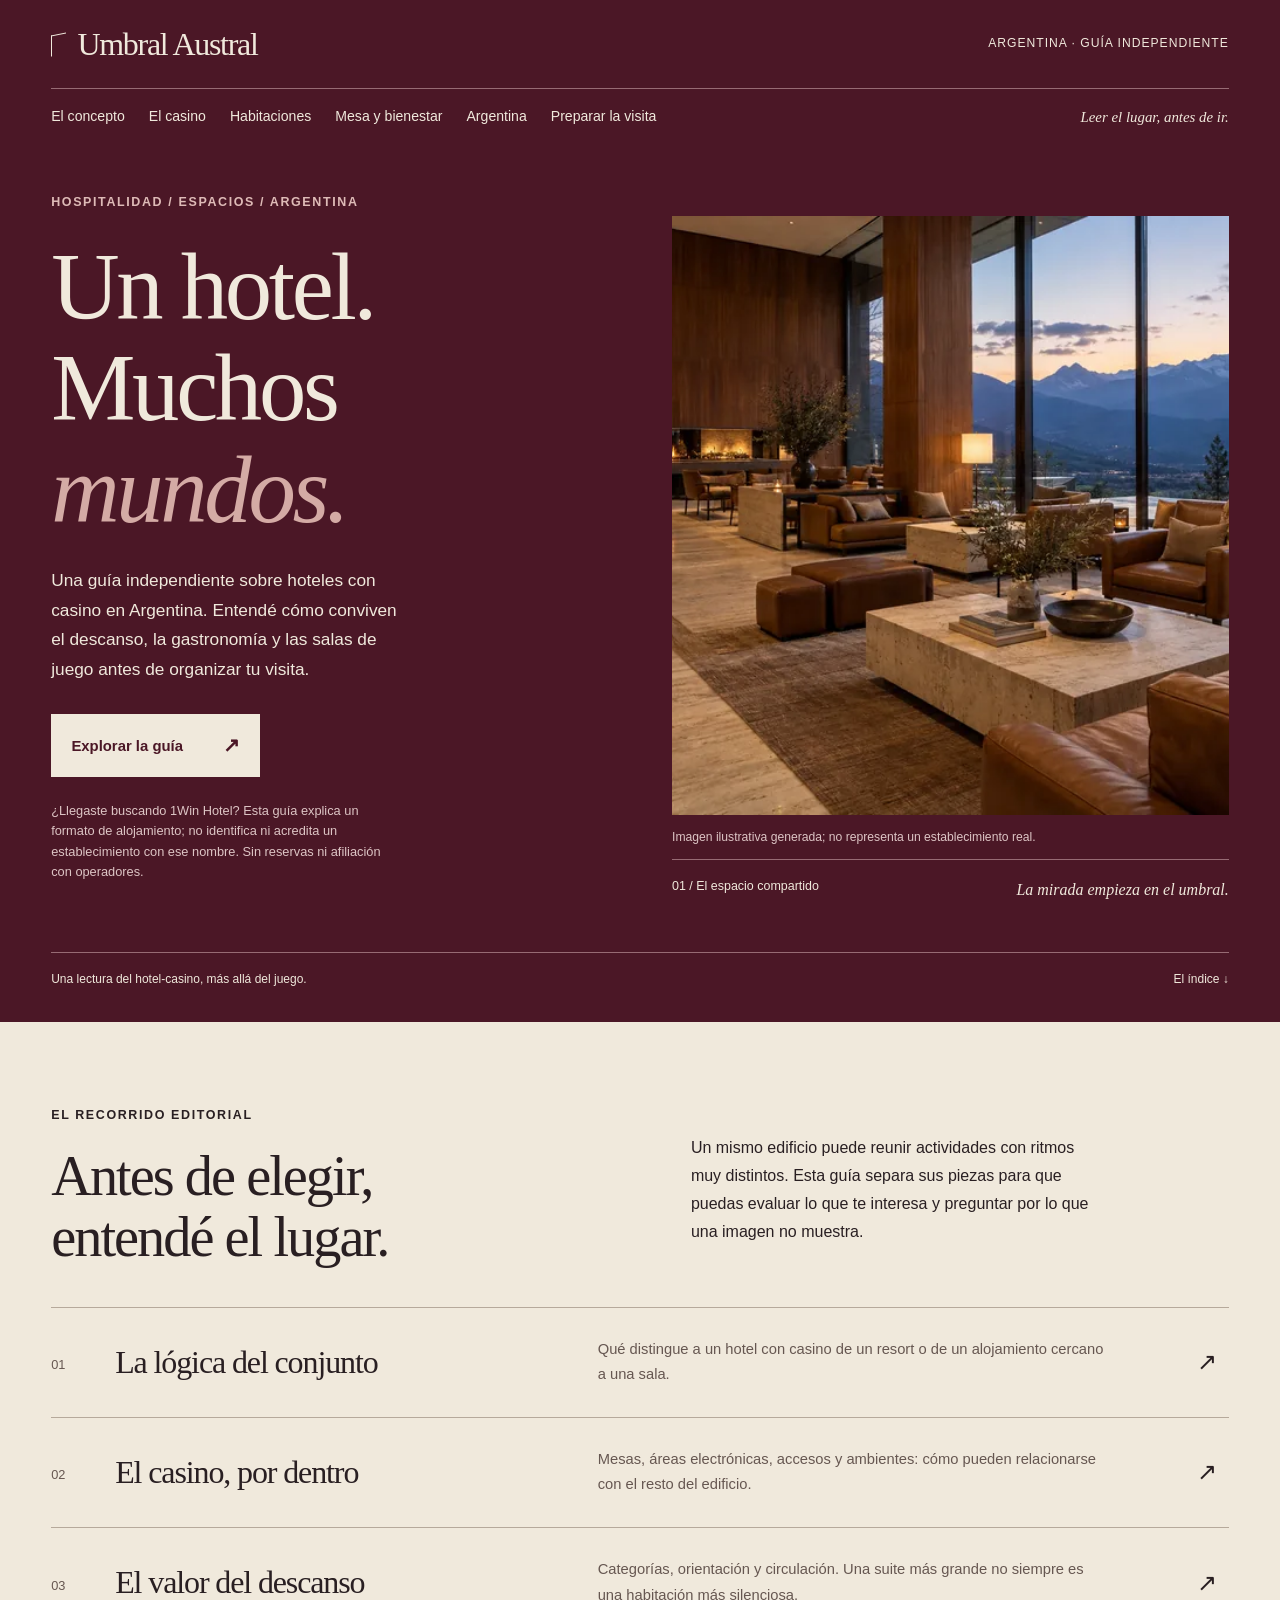
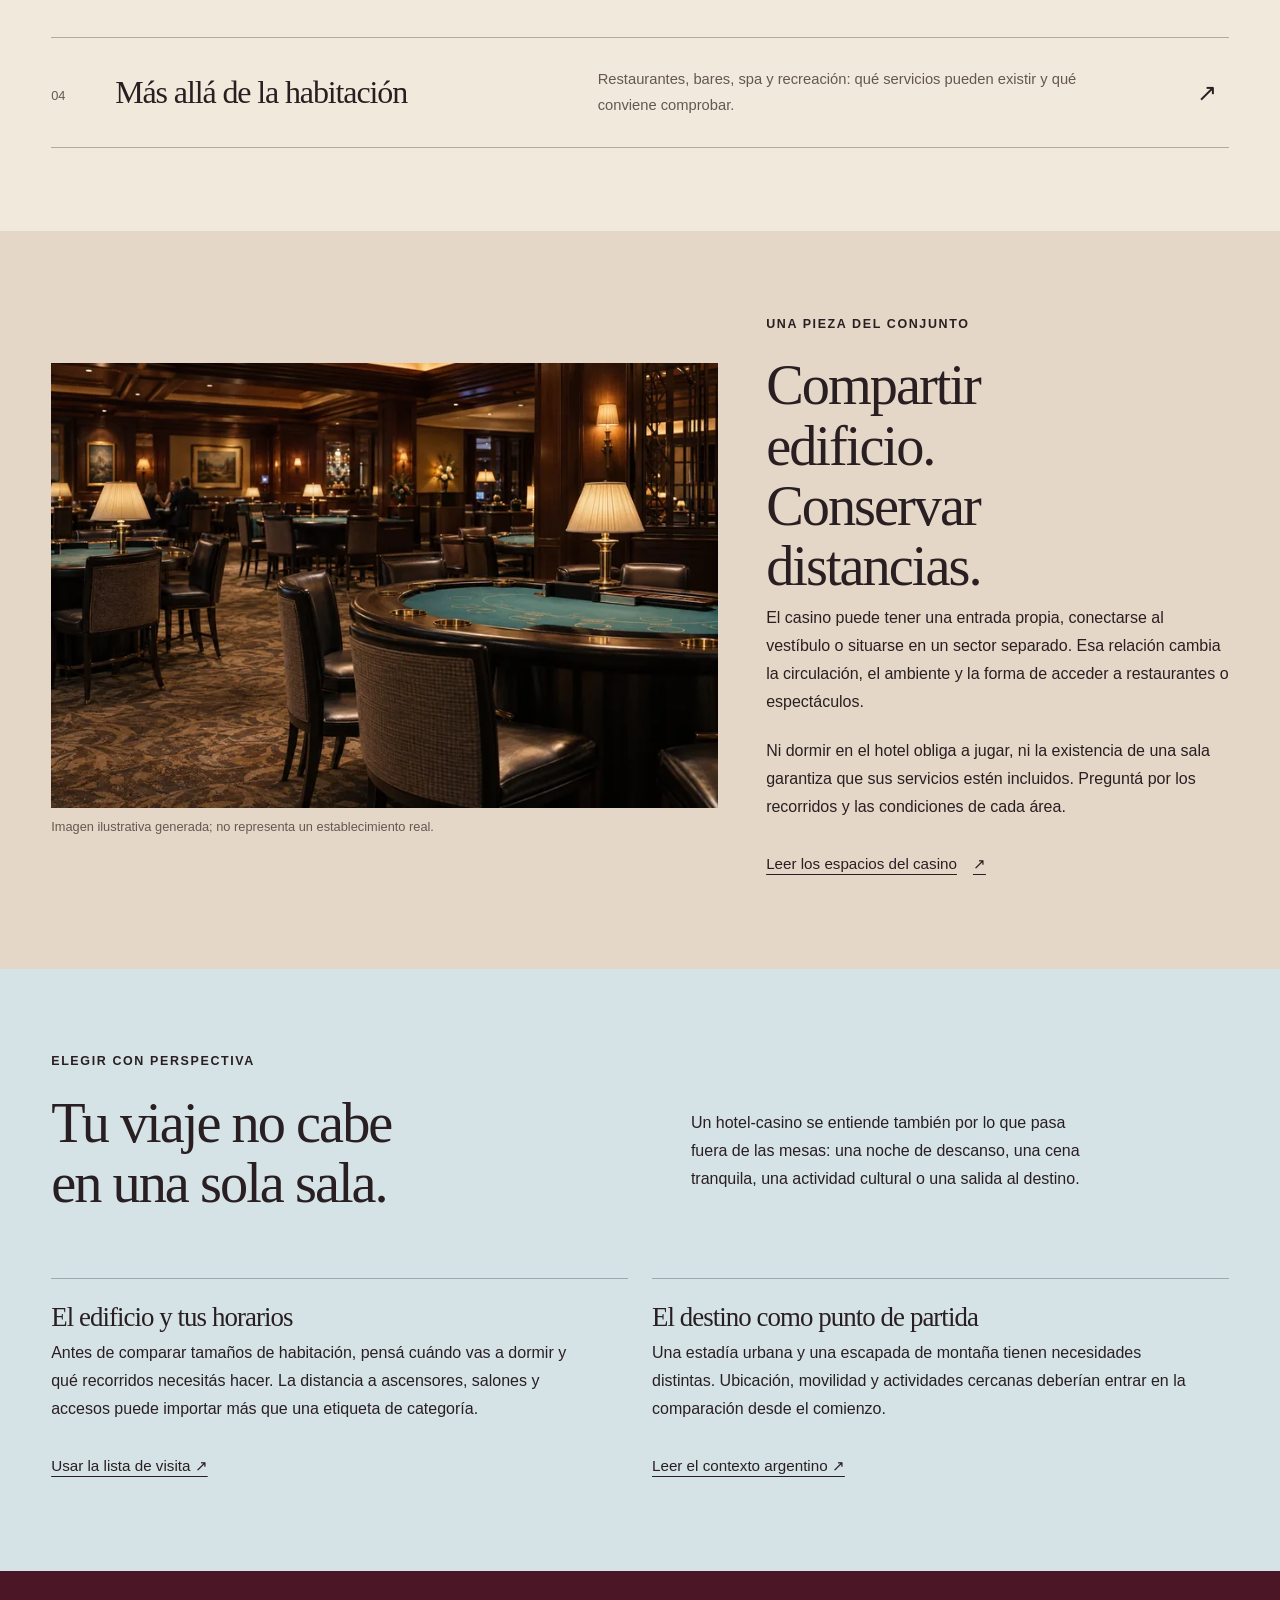
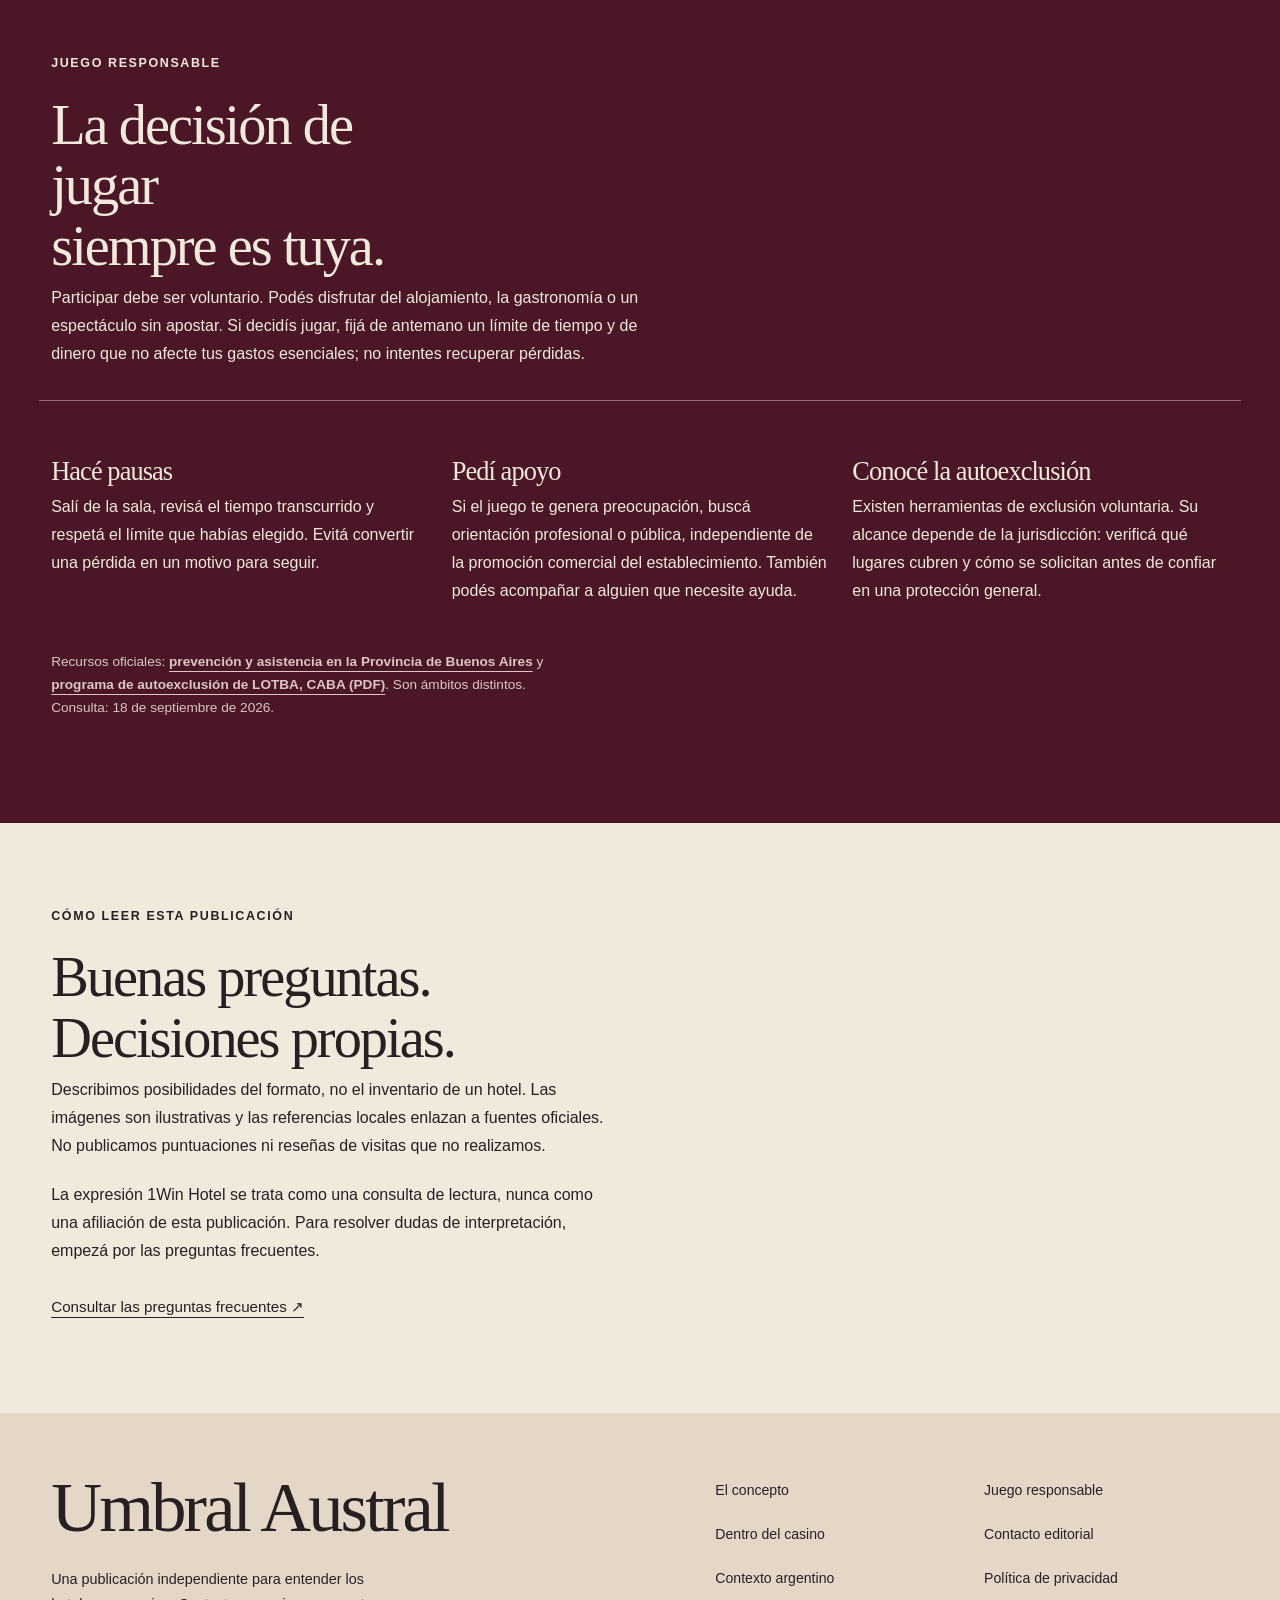
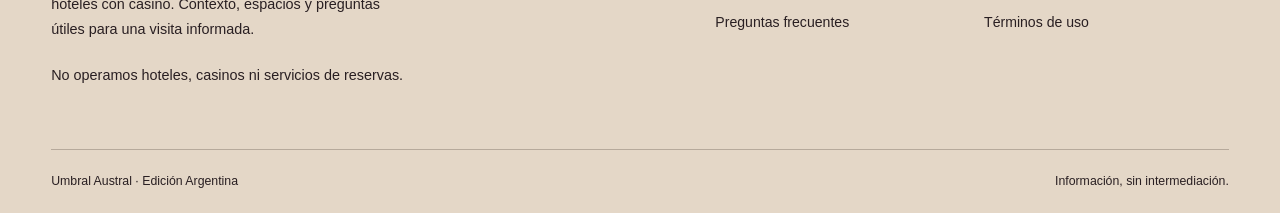
<file: index.html>
<!DOCTYPE html>
<html lang="es-AR">

<head>
    <meta charset="utf-8">
    <meta name="viewport" content="width=device-width, initial-scale=1">
    <title>Hoteles con casino en Argentina · Umbral Austral</title>

<script async src="https://www.googletagmanager.com/gtag/js?id=AW-18181336169"></script>
<script>
  window.dataLayer = window.dataLayer || [];
  function gtag(){dataLayer.push(arguments);}
  gtag('js', new Date());

  gtag('config', 'AW-18181336169');
</script>

    <meta name="description"
        content="Guía independiente para entender habitaciones, casino, gastronomía y bienestar, con contexto argentino y criterios para preparar una visita.">
    <meta name="theme-color" content="#4b1726">
    <link rel="canonical" href="https://umbral-austral.goldreygunit.chatgpt.site/">
    <link rel="icon" type="image/svg+xml"
        href="data:image/svg+xml,%3Csvg xmlns='http://www.w3.org/2000/svg' viewBox='0 0 32 32'%3E%3Crect width='32' height='32' fill='%234b1726'/%3E%3Cpath d='M9 25V7h14v18M9 11h14' stroke='%23f0e9dc' stroke-width='2' fill='none'/%3E%3C/svg%3E">
    <link rel="stylesheet" href="assets/vendor/bootstrap/bootstrap.min.css">
    <link rel="stylesheet" href="assets/css/styles.css">
    <script src="assets/js/main.js" defer></script>
</head>

<body><a class="skip-link" href="#contenido">Saltar al contenido</a>
    <header class="site-header">
        <div class="wrap">
            <div class="masthead"><a class="brand" href="index.html"><span class="brand-mark"
                        aria-hidden="true"></span>Umbral Austral</a><span class="edition">Argentina · Guía
                    independiente</span></div>
            <div class="nav-row"><span class="nav-label">Guía independiente · Argentina</span><button
                    class="menu-toggle" type="button" aria-controls="site-menu" aria-expanded="false"
                    hidden>Menú</button>
                <nav id="site-menu" class="site-nav" aria-label="Navegación principal"><a href="concepto.html">El
                        concepto</a><a href="casino.html">El casino</a><a href="habitaciones.html">Habitaciones</a><a
                        href="mesa-bienestar.html">Mesa y bienestar</a><a href="argentina.html">Argentina</a><a
                        href="visita.html">Preparar la visita</a></nav><span class="nav-index">Leer el lugar, antes de
                    ir.</span>
            </div>
        </div>
    </header>
    <main id="contenido">
        <section class="cover">
            <div class="wrap">
                <div class="cover-grid">
                    <div>
                        <p class="eyebrow">Hospitalidad / Espacios / Argentina</p>
                        <h1>Un hotel.<br>Muchos <em>mundos.</em></h1>
                        <p class="intro">Una guía independiente sobre hoteles con casino en Argentina. Entendé cómo
                            conviven el descanso, la gastronomía y las salas de juego antes de organizar tu visita.</p>
                        <a class="button-link" href="concepto.html">Explorar la guía <span
                                aria-hidden="true">↗</span></a>
                        <p class="cover-note">¿Llegaste buscando 1Win Hotel? Esta guía explica un formato de
                            alojamiento; no identifica ni acredita un establecimiento con ese nombre. Sin reservas ni
                            afiliación con operadores.</p>
                    </div>
                    <div>
                        <figure class="cover-photo"><img src="assets/images/salon-andino-1536.webp"
                                srcset="assets/images/salon-andino-480.webp 480w, assets/images/salon-andino-768.webp 768w, assets/images/salon-andino-1536.webp 1536w"
                                sizes="(min-width: 1024px) 48vw, (min-width: 768px) 50vw, 100vw" width="1536"
                                height="1024"
                                alt="Salón de hotel con sillones de cuero, revestimientos de madera y ventanales hacia montañas"
                                loading="eager" fetchpriority="high" decoding="auto">
                            <figcaption>Imagen ilustrativa generada; no representa un establecimiento real.</figcaption>
                        </figure>
                        <div class="cover-caption"><span>01 / El espacio compartido</span><span>La mirada empieza en el
                                umbral.</span></div>
                    </div>
                </div>
                <div class="cover-bottom"><span>Una lectura del hotel-casino, más allá del juego.</span><a
                        href="#capitulos">El índice ↓</a></div>
            </div>
        </section>
        <section id="capitulos" class="section">
            <div class="wrap">
                <div class="section-top">
                    <div>
                        <p class="eyebrow">El recorrido editorial</p>
                        <h2>Antes de elegir,<br>entendé el lugar.</h2>
                    </div>
                    <p>Un mismo edificio puede reunir actividades con ritmos muy distintos. Esta guía separa sus piezas
                        para que puedas evaluar lo que te interesa y preguntar por lo que una imagen no muestra.</p>
                </div>
                <div class="chapter-list"><a class="chapter-link" href="concepto.html"><span class="number">01</span>
                        <h3>La lógica del conjunto</h3>
                        <p>Qué distingue a un hotel con casino de un resort o de un alojamiento cercano a una sala.</p>
                        <span class="arrow" aria-hidden="true">↗</span>
                    </a><a class="chapter-link" href="casino.html"><span class="number">02</span>
                        <h3>El casino, por dentro</h3>
                        <p>Mesas, áreas electrónicas, accesos y ambientes: cómo pueden relacionarse con el resto del
                            edificio.</p><span class="arrow" aria-hidden="true">↗</span>
                    </a><a class="chapter-link" href="habitaciones.html"><span class="number">03</span>
                        <h3>El valor del descanso</h3>
                        <p>Categorías, orientación y circulación. Una suite más grande no siempre es una habitación más
                            silenciosa.</p><span class="arrow" aria-hidden="true">↗</span>
                    </a><a class="chapter-link" href="mesa-bienestar.html"><span class="number">04</span>
                        <h3>Más allá de la habitación</h3>
                        <p>Restaurantes, bares, spa y recreación: qué servicios pueden existir y qué conviene comprobar.
                        </p><span class="arrow" aria-hidden="true">↗</span>
                    </a></div>
            </div>
        </section>
        <section class="section feature">
            <div class="wrap">
                <div class="row align-items-center g-4 g-lg-5">
                    <div class="col-md-7">
                        <figure class="photo"><img src="assets/images/sala-casino-1536.webp"
                                srcset="assets/images/sala-casino-480.webp 480w, assets/images/sala-casino-768.webp 768w, assets/images/sala-casino-1536.webp 1536w"
                                sizes="(min-width: 1024px) 48vw, (min-width: 768px) 50vw, 100vw" width="1536"
                                height="1024"
                                alt="Vista ilustrativa de una sala de casino con mesas de paño verde azulado y pasillos entre ellas"
                                loading="lazy" decoding="async">
                            <figcaption>Imagen ilustrativa generada; no representa un establecimiento real.</figcaption>
                        </figure>
                    </div>
                    <div class="col-md-5">
                        <p class="eyebrow">Una pieza del conjunto</p>
                        <h2>Compartir edificio.<br>Conservar distancias.</h2>
                        <p>El casino puede tener una entrada propia, conectarse al vestíbulo o situarse en un sector
                            separado. Esa relación cambia la circulación, el ambiente y la forma de acceder a
                            restaurantes o espectáculos.</p>
                        <p>Ni dormir en el hotel obliga a jugar, ni la existencia de una sala garantiza que sus
                            servicios estén incluidos. Preguntá por los recorridos y las condiciones de cada área.</p><a
                            class="text-link" href="casino.html">Leer los espacios del casino <span
                                aria-hidden="true">↗</span></a>
                    </div>
                </div>
            </div>
        </section>
        <section class="section blue-band">
            <div class="wrap">
                <div class="section-top">
                    <div>
                        <p class="eyebrow">Elegir con perspectiva</p>
                        <h2>Tu viaje no cabe<br>en una sola sala.</h2>
                    </div>
                    <p>Un hotel-casino se entiende también por lo que pasa fuera de las mesas: una noche de descanso,
                        una cena tranquila, una actividad cultural o una salida al destino.</p>
                </div>
                <div class="row g-4">
                    <div class="col-md-6">
                        <div class="amenity-row">
                            <h3>El edificio y tus horarios</h3>
                            <p>Antes de comparar tamaños de habitación, pensá cuándo vas a dormir y qué recorridos
                                necesitás hacer. La distancia a ascensores, salones y accesos puede importar más que una
                                etiqueta de categoría.</p><a class="text-link" href="visita.html">Usar la lista de
                                visita ↗</a>
                        </div>
                    </div>
                    <div class="col-md-6">
                        <div class="amenity-row">
                            <h3>El destino como punto de partida</h3>
                            <p>Una estadía urbana y una escapada de montaña tienen necesidades distintas. Ubicación,
                                movilidad y actividades cercanas deberían entrar en la comparación desde el comienzo.
                            </p><a class="text-link" href="argentina.html">Leer el contexto argentino ↗</a>
                        </div>
                    </div>
                </div>
            </div>
        </section>
        <section class="section safety" id="juego-responsable">
            <div class="wrap">
                <p class="eyebrow">Juego responsable</p>
                <h2>La decisión de jugar<br>siempre es tuya.</h2>
                <p>Participar debe ser voluntario. Podés disfrutar del alojamiento, la gastronomía o un espectáculo sin
                    apostar. Si decidís jugar, fijá de antemano un límite de tiempo y de dinero que no afecte tus gastos
                    esenciales; no intentes recuperar pérdidas.</p>
                <div class="row g-4 safety-points">
                    <div class="col-md-4">
                        <h3>Hacé pausas</h3>
                        <p>Salí de la sala, revisá el tiempo transcurrido y respetá el límite que habías elegido. Evitá
                            convertir una pérdida en un motivo para seguir.</p>
                    </div>
                    <div class="col-md-4">
                        <h3>Pedí apoyo</h3>
                        <p>Si el juego te genera preocupación, buscá orientación profesional o pública, independiente de
                            la promoción comercial del establecimiento. También podés acompañar a alguien que necesite
                            ayuda.</p>
                    </div>
                    <div class="col-md-4">
                        <h3>Conocé la autoexclusión</h3>
                        <p>Existen herramientas de exclusión voluntaria. Su alcance depende de la jurisdicción: verificá
                            qué lugares cubren y cómo se solicitan antes de confiar en una protección general.</p>
                    </div>
                </div>
                <p class="source">Recursos oficiales: <a href="https://loteria.gba.gob.ar/node/103">prevención y
                        asistencia en la Provincia de Buenos Aires</a> y <a
                        href="https://saberjugar.gob.ar/documentos/archivos/Programa%20de%20Autoexclusi%C3%B3n.pdf">programa
                        de autoexclusión de LOTBA, CABA (PDF)</a>. Son ámbitos distintos. Consulta: 18 de septiembre de
                    2026.</p>
            </div>
        </section>
        <section class="section closing">
            <div class="wrap">
                <p class="eyebrow">Cómo leer esta publicación</p>
                <h2>Buenas preguntas.<br>Decisiones propias.</h2>
                <p>Describimos posibilidades del formato, no el inventario de un hotel. Las imágenes son ilustrativas y
                    las referencias locales enlazan a fuentes oficiales. No publicamos puntuaciones ni reseñas de
                    visitas que no realizamos.</p>
                <p>La expresión 1Win Hotel se trata como una consulta de lectura, nunca como una afiliación de esta
                    publicación. Para resolver dudas de interpretación, empezá por las preguntas frecuentes.</p><a
                    class="text-link" href="preguntas.html">Consultar las preguntas frecuentes ↗</a>
            </div>
        </section>
    </main>
    <footer class="site-footer">
        <div class="wrap">
            <div class="footer-top">
                <div><a class="footer-brand" href="index.html">Umbral Austral</a>
                    <p class="footer-description">Una publicación independiente para entender los hoteles con casino.
                        Contexto, espacios y preguntas útiles para una visita informada.</p>
                    <p class="small-copy">No operamos hoteles, casinos ni servicios de reservas.</p>
                </div>
                <div class="footer-links">
                    <nav aria-label="Más capítulos"><a href="concepto.html">El concepto</a><a href="casino.html">Dentro
                            del casino</a><a href="argentina.html">Contexto argentino</a><a
                            href="preguntas.html">Preguntas frecuentes</a></nav>
                    <nav aria-label="Información editorial"><a href="index.html#juego-responsable">Juego
                            responsable</a><a href="contacto.html">Contacto editorial</a><a
                            href="privacidad.html">Política de privacidad</a><a href="terminos.html">Términos de uso</a>
                    </nav>
                </div>
            </div>
            <div class="footer-bottom"><span>Umbral Austral · Edición Argentina</span><span>Información, sin
                    intermediación.</span></div>
        </div>
    </footer>
</body>

</html>
</file>
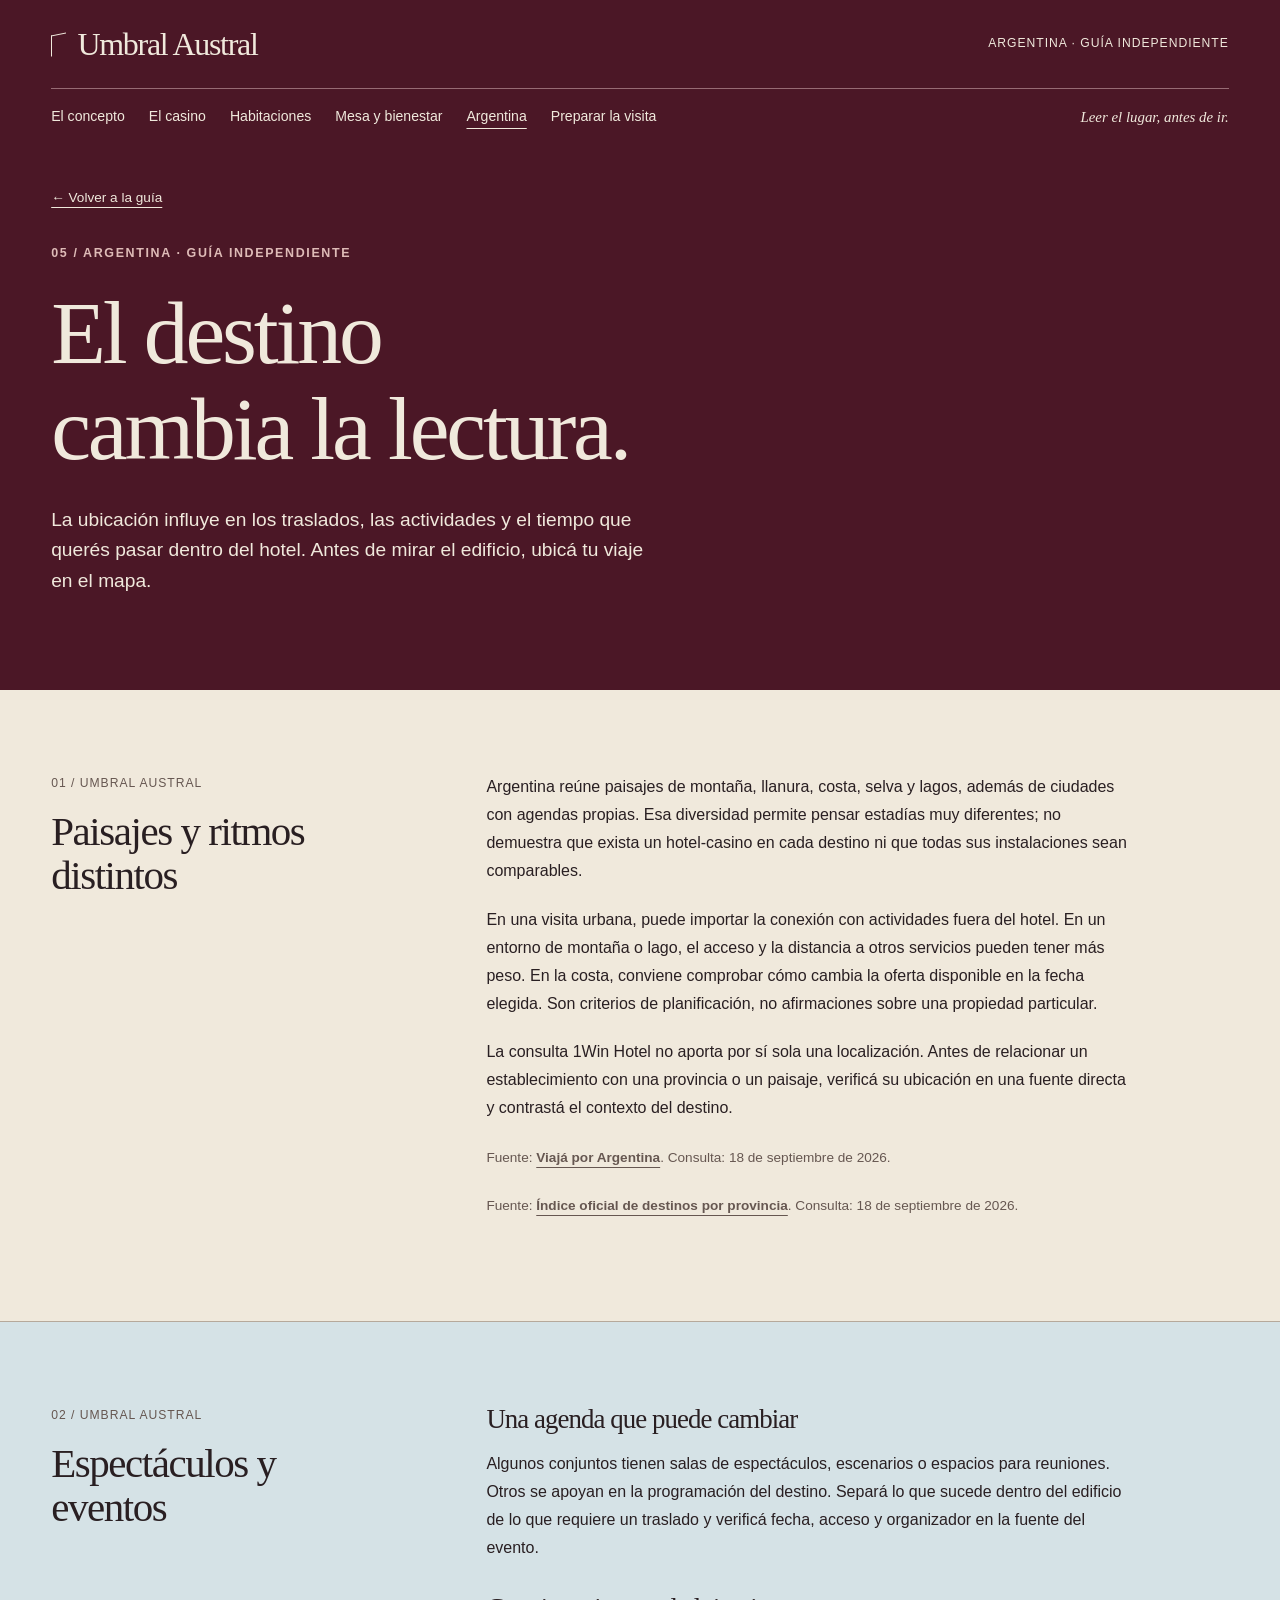
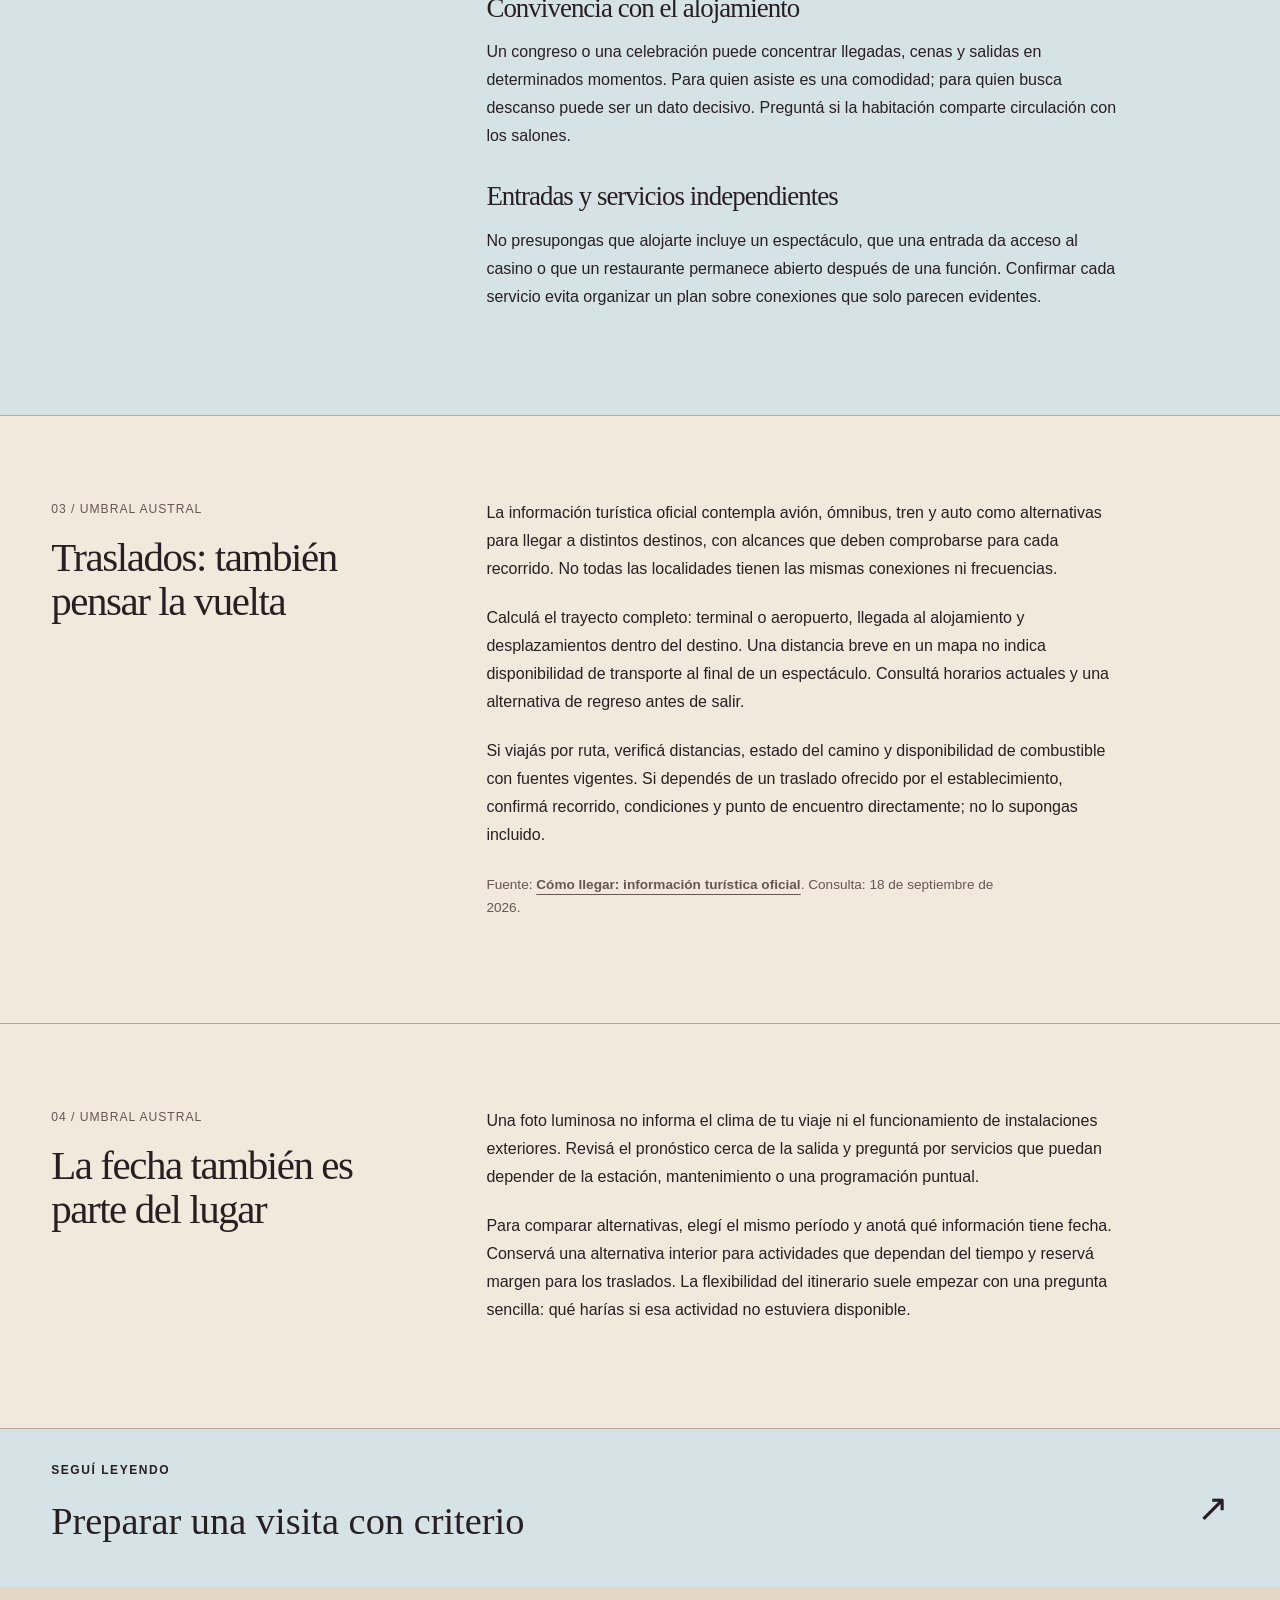
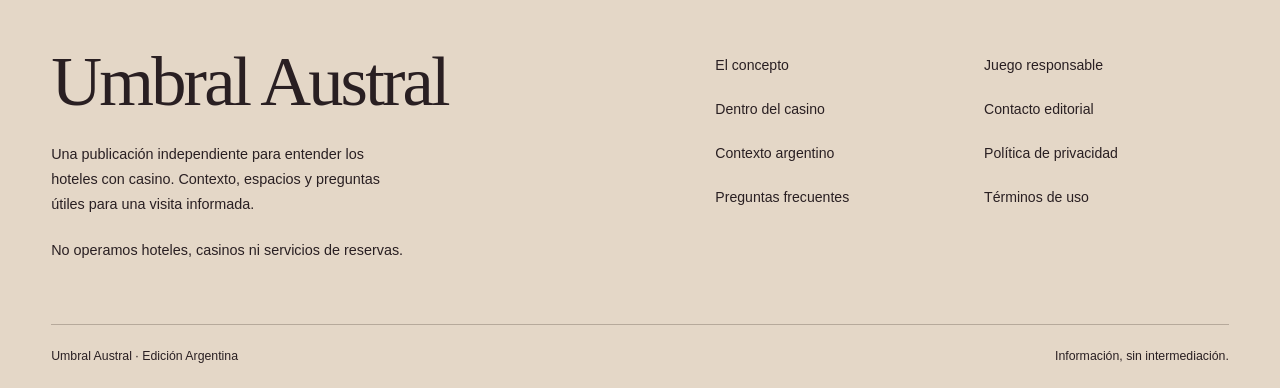
<file: argentina.html>
<!DOCTYPE html>
<html lang="es-AR"><head><meta charset="utf-8"><meta name="viewport" content="width=device-width, initial-scale=1"><title>Destino, eventos y movilidad en Argentina · Umbral Austral</title><meta name="description" content="Contexto argentino, agenda de eventos y criterios para organizar traslados y actividades, con enlaces a información turística oficial."><meta name="theme-color" content="#4b1726"><link rel="canonical" href="https://umbral-austral.goldreygunit.chatgpt.site/argentina"><link rel="icon" type="image/svg+xml" href="data:image/svg+xml,%3Csvg xmlns='http://www.w3.org/2000/svg' viewBox='0 0 32 32'%3E%3Crect width='32' height='32' fill='%234b1726'/%3E%3Cpath d='M9 25V7h14v18M9 11h14' stroke='%23f0e9dc' stroke-width='2' fill='none'/%3E%3C/svg%3E"><link rel="stylesheet" href="assets/vendor/bootstrap/bootstrap.min.css"><link rel="stylesheet" href="assets/css/styles.css"><script src="assets/js/main.js" defer></script></head><body><a class="skip-link" href="#contenido">Saltar al contenido</a><header class="site-header"><div class="wrap"><div class="masthead"><a class="brand" href="index.html"><span class="brand-mark" aria-hidden="true"></span>Umbral Austral</a><span class="edition">Argentina · Guía independiente</span></div><div class="nav-row"><span class="nav-label">Guía independiente · Argentina</span><button class="menu-toggle" type="button" aria-controls="site-menu" aria-expanded="false" hidden>Menú</button><nav id="site-menu" class="site-nav" aria-label="Navegación principal"><a href="concepto.html">El concepto</a><a href="casino.html">El casino</a><a href="habitaciones.html">Habitaciones</a><a href="mesa-bienestar.html">Mesa y bienestar</a><a href="argentina.html" aria-current="page">Argentina</a><a href="visita.html">Preparar la visita</a></nav><span class="nav-index">Leer el lugar, antes de ir.</span></div></div></header><main id="contenido"><section class="article-cover"><div class="wrap"><a class="back-link" href="index.html">← Volver a la guía</a><p class="eyebrow">05 / Argentina · Guía independiente</p><h1>El destino<br>cambia la lectura.</h1><p class="lead">La ubicación influye en los traslados, las actividades y el tiempo que querés pasar dentro del hotel. Antes de mirar el edificio, ubicá tu viaje en el mapa.</p></div></section><section class="article-section "><div class="wrap article-grid"><div><span class="section-label">01 / UMBRAL AUSTRAL</span><h2>Paisajes y ritmos distintos</h2></div><div><p>Argentina reúne paisajes de montaña, llanura, costa, selva y lagos, además de ciudades con agendas propias. Esa diversidad permite pensar estadías muy diferentes; no demuestra que exista un hotel-casino en cada destino ni que todas sus instalaciones sean comparables.</p><p>En una visita urbana, puede importar la conexión con actividades fuera del hotel. En un entorno de montaña o lago, el acceso y la distancia a otros servicios pueden tener más peso. En la costa, conviene comprobar cómo cambia la oferta disponible en la fecha elegida. Son criterios de planificación, no afirmaciones sobre una propiedad particular.</p><p>La consulta 1Win Hotel no aporta por sí sola una localización. Antes de relacionar un establecimiento con una provincia o un paisaje, verificá su ubicación en una fuente directa y contrastá el contexto del destino.</p><p class="source">Fuente: <a href="https://www.argentina.gob.ar/node/437814">Viajá por Argentina</a>. Consulta: 18 de septiembre de 2026.</p><p class="source">Fuente: <a href="https://www.argentina.gob.ar/jefatura/turismo-y-ambiente/turismo/viaja-por-argentina/donde-ir">Índice oficial de destinos por provincia</a>. Consulta: 18 de septiembre de 2026.</p></div></div></section><section class="article-section blue-band"><div class="wrap article-grid"><div><span class="section-label">02 / UMBRAL AUSTRAL</span><h2>Espectáculos y eventos</h2></div><div><h3>Una agenda que puede cambiar</h3><p>Algunos conjuntos tienen salas de espectáculos, escenarios o espacios para reuniones. Otros se apoyan en la programación del destino. Separá lo que sucede dentro del edificio de lo que requiere un traslado y verificá fecha, acceso y organizador en la fuente del evento.</p><h3>Convivencia con el alojamiento</h3><p>Un congreso o una celebración puede concentrar llegadas, cenas y salidas en determinados momentos. Para quien asiste es una comodidad; para quien busca descanso puede ser un dato decisivo. Preguntá si la habitación comparte circulación con los salones.</p><h3>Entradas y servicios independientes</h3><p>No presupongas que alojarte incluye un espectáculo, que una entrada da acceso al casino o que un restaurante permanece abierto después de una función. Confirmar cada servicio evita organizar un plan sobre conexiones que solo parecen evidentes.</p></div></div></section><section class="article-section "><div class="wrap article-grid"><div><span class="section-label">03 / UMBRAL AUSTRAL</span><h2>Traslados: también pensar la vuelta</h2></div><div><p>La información turística oficial contempla avión, ómnibus, tren y auto como alternativas para llegar a distintos destinos, con alcances que deben comprobarse para cada recorrido. No todas las localidades tienen las mismas conexiones ni frecuencias.</p><p>Calculá el trayecto completo: terminal o aeropuerto, llegada al alojamiento y desplazamientos dentro del destino. Una distancia breve en un mapa no indica disponibilidad de transporte al final de un espectáculo. Consultá horarios actuales y una alternativa de regreso antes de salir.</p><p>Si viajás por ruta, verificá distancias, estado del camino y disponibilidad de combustible con fuentes vigentes. Si dependés de un traslado ofrecido por el establecimiento, confirmá recorrido, condiciones y punto de encuentro directamente; no lo supongas incluido.</p><p class="source">Fuente: <a href="https://www.argentina.gob.ar/jefatura/turismo-y-ambiente/turismo/viaja-por-argentina/como-llegar">Cómo llegar: información turística oficial</a>. Consulta: 18 de septiembre de 2026.</p></div></div></section><section class="article-section "><div class="wrap article-grid"><div><span class="section-label">04 / UMBRAL AUSTRAL</span><h2>La fecha también es parte del lugar</h2></div><div><p>Una foto luminosa no informa el clima de tu viaje ni el funcionamiento de instalaciones exteriores. Revisá el pronóstico cerca de la salida y preguntá por servicios que puedan depender de la estación, mantenimiento o una programación puntual.</p><p>Para comparar alternativas, elegí el mismo período y anotá qué información tiene fecha. Conservá una alternativa interior para actividades que dependan del tiempo y reservá margen para los traslados. La flexibilidad del itinerario suele empezar con una pregunta sencilla: qué harías si esa actividad no estuviera disponible.</p></div></div></section><aside class="reading-next"><div class="wrap"><a href="visita.html"><span><span class="eyebrow">Seguí leyendo</span>Preparar una visita con criterio</span><span aria-hidden="true">↗</span></a></div></aside></main><footer class="site-footer"><div class="wrap"><div class="footer-top"><div><a class="footer-brand" href="index.html">Umbral Austral</a><p class="footer-description">Una publicación independiente para entender los hoteles con casino. Contexto, espacios y preguntas útiles para una visita informada.</p><p class="small-copy">No operamos hoteles, casinos ni servicios de reservas.</p></div><div class="footer-links"><nav aria-label="Más capítulos"><a href="concepto.html">El concepto</a><a href="casino.html">Dentro del casino</a><a href="argentina.html">Contexto argentino</a><a href="preguntas.html">Preguntas frecuentes</a></nav><nav aria-label="Información editorial"><a href="index.html#juego-responsable">Juego responsable</a><a href="contacto.html">Contacto editorial</a><a href="privacidad.html">Política de privacidad</a><a href="terminos.html">Términos de uso</a></nav></div></div><div class="footer-bottom"><span>Umbral Austral · Edición Argentina</span><span>Información, sin intermediación.</span></div></div></footer></body></html>
</file>
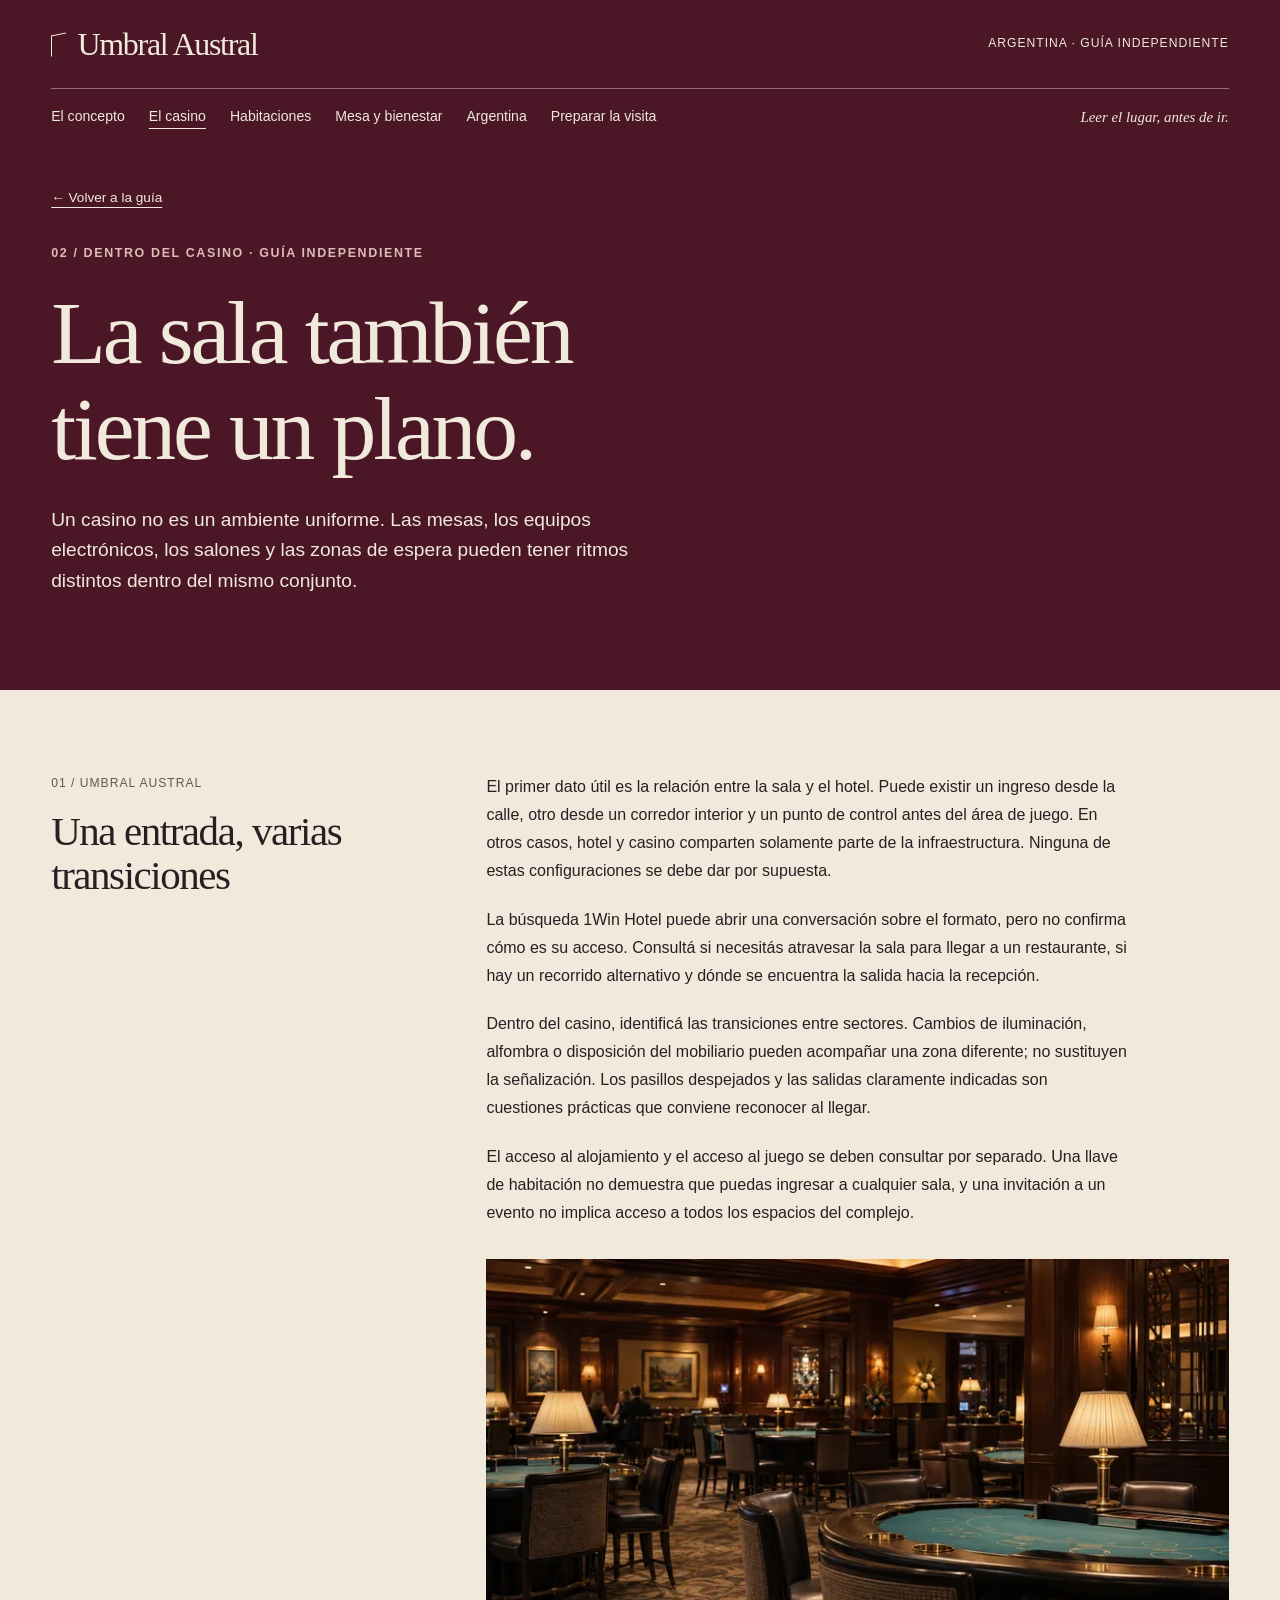
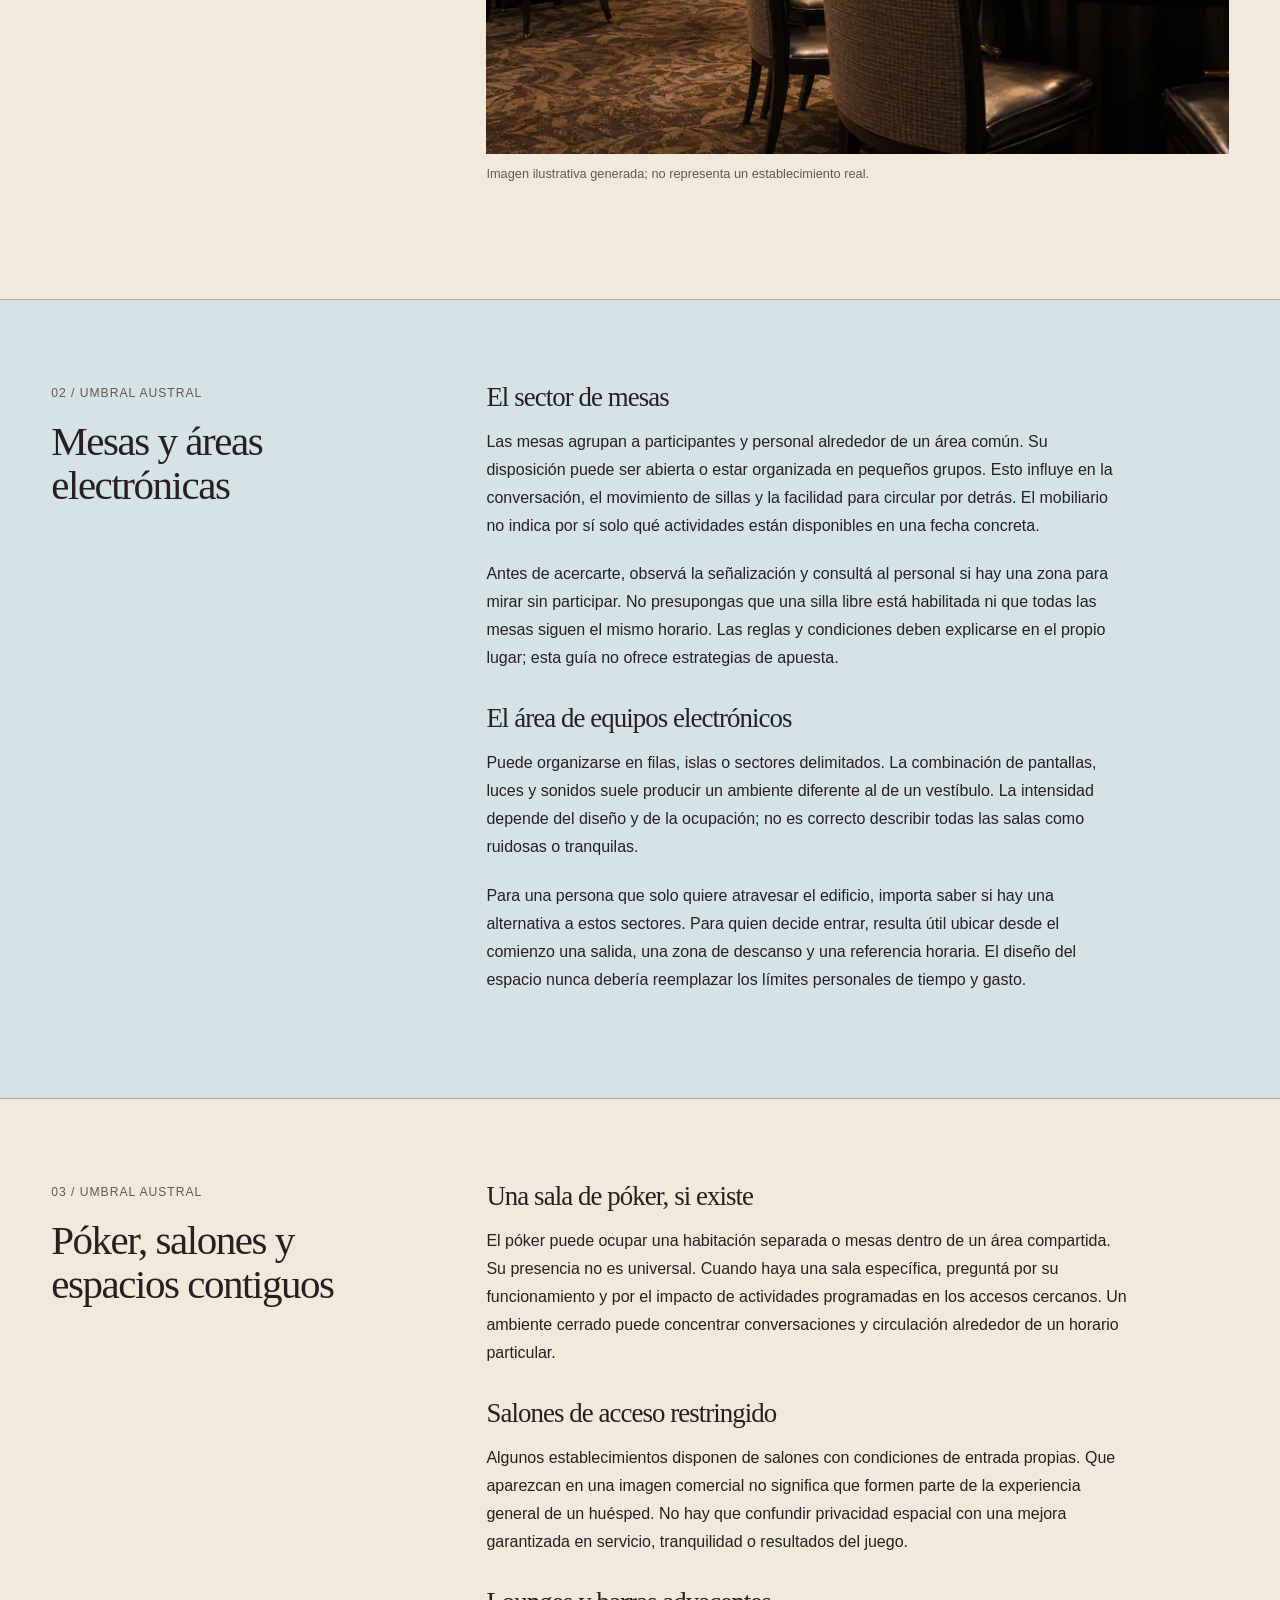
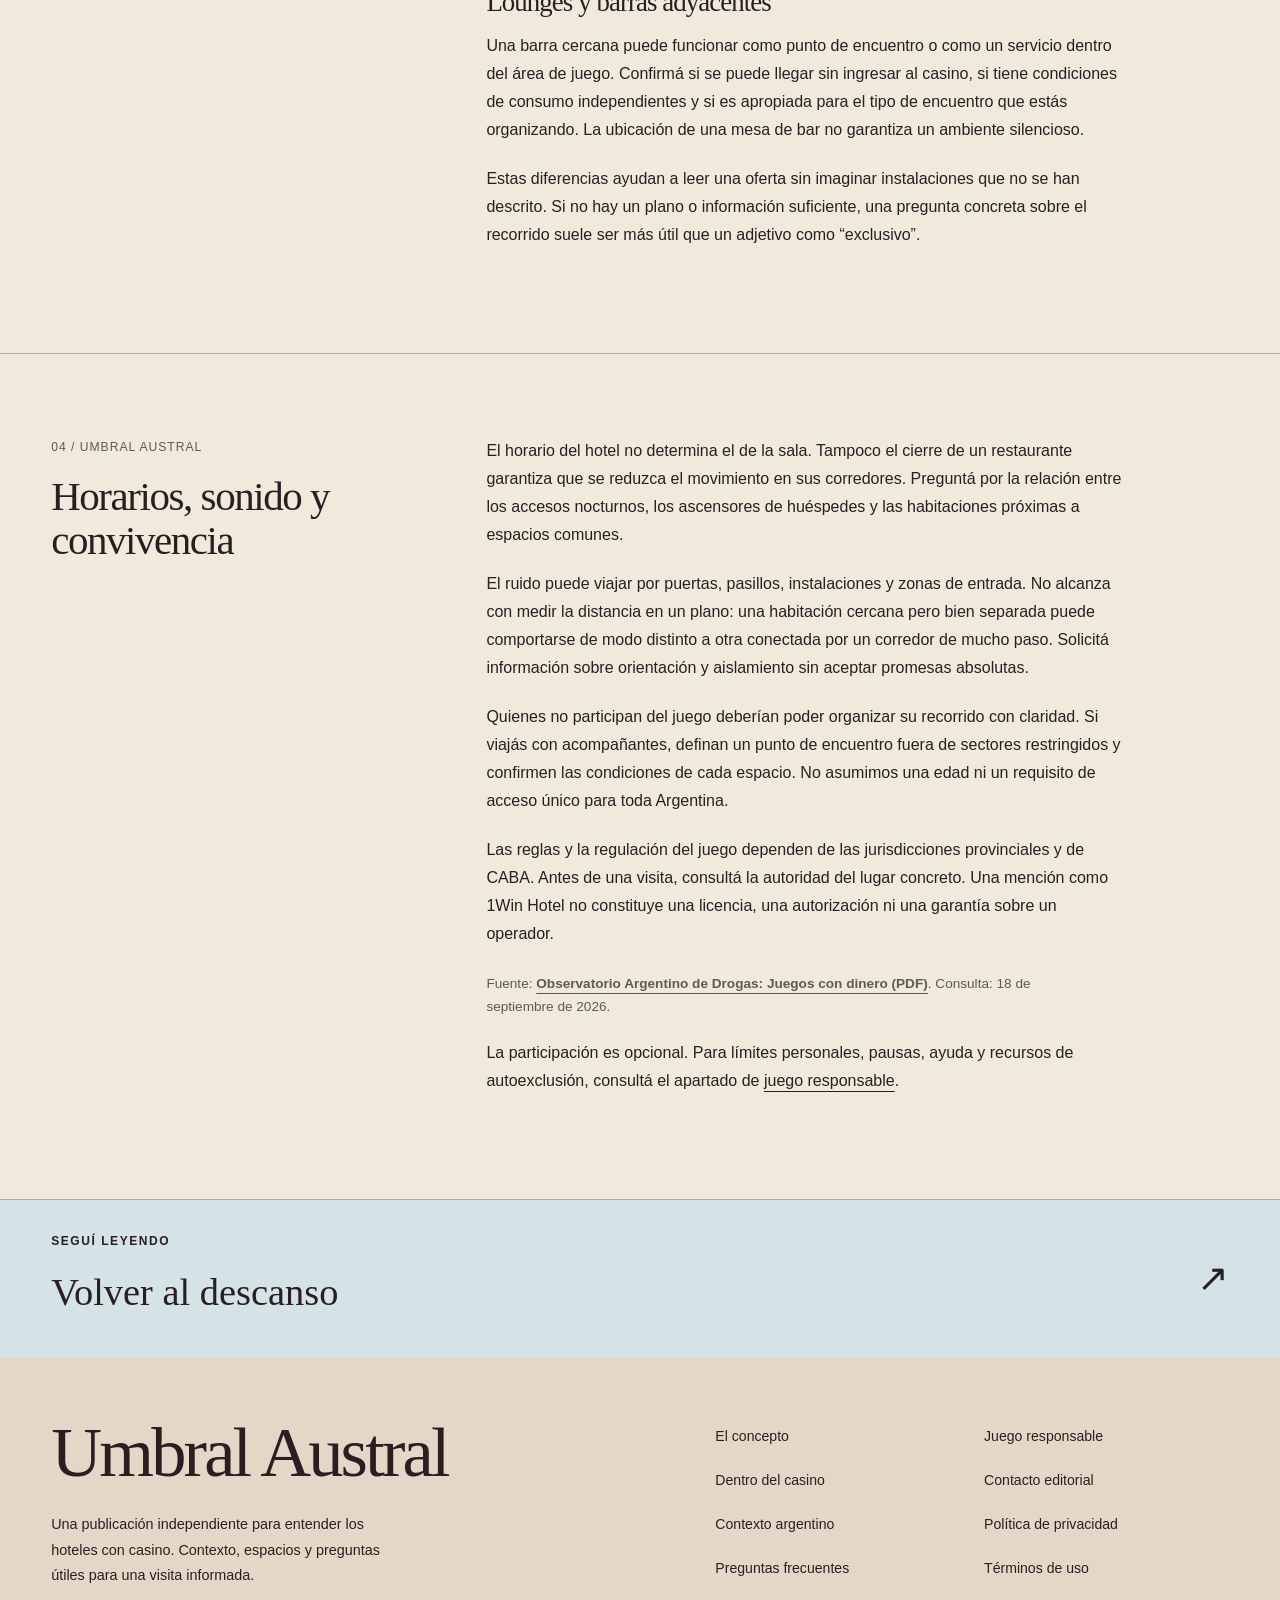
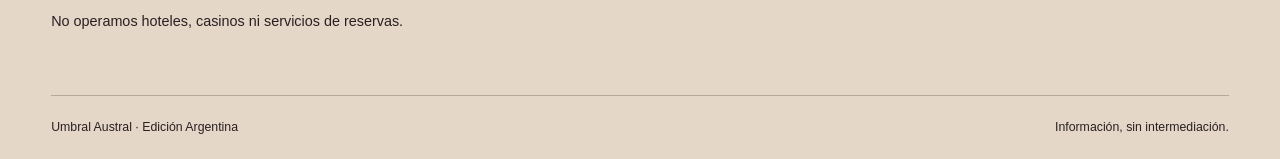
<file: casino.html>
<!DOCTYPE html>
<html lang="es-AR"><head><meta charset="utf-8"><meta name="viewport" content="width=device-width, initial-scale=1"><title>Espacios y accesos del casino · Umbral Austral</title><meta name="description" content="Una explicación neutral de mesas, áreas electrónicas, salones, accesos y convivencia entre el casino y el alojamiento."><meta name="theme-color" content="#4b1726"><link rel="canonical" href="https://umbral-austral.goldreygunit.chatgpt.site/casino"><link rel="icon" type="image/svg+xml" href="data:image/svg+xml,%3Csvg xmlns='http://www.w3.org/2000/svg' viewBox='0 0 32 32'%3E%3Crect width='32' height='32' fill='%234b1726'/%3E%3Cpath d='M9 25V7h14v18M9 11h14' stroke='%23f0e9dc' stroke-width='2' fill='none'/%3E%3C/svg%3E"><link rel="stylesheet" href="assets/vendor/bootstrap/bootstrap.min.css"><link rel="stylesheet" href="assets/css/styles.css"><script src="assets/js/main.js" defer></script></head><body><a class="skip-link" href="#contenido">Saltar al contenido</a><header class="site-header"><div class="wrap"><div class="masthead"><a class="brand" href="index.html"><span class="brand-mark" aria-hidden="true"></span>Umbral Austral</a><span class="edition">Argentina · Guía independiente</span></div><div class="nav-row"><span class="nav-label">Guía independiente · Argentina</span><button class="menu-toggle" type="button" aria-controls="site-menu" aria-expanded="false" hidden>Menú</button><nav id="site-menu" class="site-nav" aria-label="Navegación principal"><a href="concepto.html">El concepto</a><a href="casino.html" aria-current="page">El casino</a><a href="habitaciones.html">Habitaciones</a><a href="mesa-bienestar.html">Mesa y bienestar</a><a href="argentina.html">Argentina</a><a href="visita.html">Preparar la visita</a></nav><span class="nav-index">Leer el lugar, antes de ir.</span></div></div></header><main id="contenido"><section class="article-cover"><div class="wrap"><a class="back-link" href="index.html">← Volver a la guía</a><p class="eyebrow">02 / Dentro del casino · Guía independiente</p><h1>La sala también<br>tiene un plano.</h1><p class="lead">Un casino no es un ambiente uniforme. Las mesas, los equipos electrónicos, los salones y las zonas de espera pueden tener ritmos distintos dentro del mismo conjunto.</p></div></section><section class="article-section "><div class="wrap article-grid"><div><span class="section-label">01 / UMBRAL AUSTRAL</span><h2>Una entrada, varias transiciones</h2></div><div><p>El primer dato útil es la relación entre la sala y el hotel. Puede existir un ingreso desde la calle, otro desde un corredor interior y un punto de control antes del área de juego. En otros casos, hotel y casino comparten solamente parte de la infraestructura. Ninguna de estas configuraciones se debe dar por supuesta.</p><p>La búsqueda 1Win Hotel puede abrir una conversación sobre el formato, pero no confirma cómo es su acceso. Consultá si necesitás atravesar la sala para llegar a un restaurante, si hay un recorrido alternativo y dónde se encuentra la salida hacia la recepción.</p><p>Dentro del casino, identificá las transiciones entre sectores. Cambios de iluminación, alfombra o disposición del mobiliario pueden acompañar una zona diferente; no sustituyen la señalización. Los pasillos despejados y las salidas claramente indicadas son cuestiones prácticas que conviene reconocer al llegar.</p><p>El acceso al alojamiento y el acceso al juego se deben consultar por separado. Una llave de habitación no demuestra que puedas ingresar a cualquier sala, y una invitación a un evento no implica acceso a todos los espacios del complejo.</p><figure class="photo"><img src="assets/images/sala-casino-1536.webp" srcset="assets/images/sala-casino-480.webp 480w, assets/images/sala-casino-768.webp 768w, assets/images/sala-casino-1536.webp 1536w" sizes="(min-width: 1024px) 48vw, (min-width: 768px) 50vw, 100vw" width="1536" height="1024" alt="Mesas de juego y asientos distribuidos en una sala ilustrativa, con pasillos y luz cálida" loading="lazy" decoding="async"><figcaption>Imagen ilustrativa generada; no representa un establecimiento real.</figcaption></figure></div></div></section><section class="article-section blue-band"><div class="wrap article-grid"><div><span class="section-label">02 / UMBRAL AUSTRAL</span><h2>Mesas y áreas electrónicas</h2></div><div><h3>El sector de mesas</h3><p>Las mesas agrupan a participantes y personal alrededor de un área común. Su disposición puede ser abierta o estar organizada en pequeños grupos. Esto influye en la conversación, el movimiento de sillas y la facilidad para circular por detrás. El mobiliario no indica por sí solo qué actividades están disponibles en una fecha concreta.</p><p>Antes de acercarte, observá la señalización y consultá al personal si hay una zona para mirar sin participar. No presupongas que una silla libre está habilitada ni que todas las mesas siguen el mismo horario. Las reglas y condiciones deben explicarse en el propio lugar; esta guía no ofrece estrategias de apuesta.</p><h3>El área de equipos electrónicos</h3><p>Puede organizarse en filas, islas o sectores delimitados. La combinación de pantallas, luces y sonidos suele producir un ambiente diferente al de un vestíbulo. La intensidad depende del diseño y de la ocupación; no es correcto describir todas las salas como ruidosas o tranquilas.</p><p>Para una persona que solo quiere atravesar el edificio, importa saber si hay una alternativa a estos sectores. Para quien decide entrar, resulta útil ubicar desde el comienzo una salida, una zona de descanso y una referencia horaria. El diseño del espacio nunca debería reemplazar los límites personales de tiempo y gasto.</p></div></div></section><section class="article-section "><div class="wrap article-grid"><div><span class="section-label">03 / UMBRAL AUSTRAL</span><h2>Póker, salones y espacios contiguos</h2></div><div><h3>Una sala de póker, si existe</h3><p>El póker puede ocupar una habitación separada o mesas dentro de un área compartida. Su presencia no es universal. Cuando haya una sala específica, preguntá por su funcionamiento y por el impacto de actividades programadas en los accesos cercanos. Un ambiente cerrado puede concentrar conversaciones y circulación alrededor de un horario particular.</p><h3>Salones de acceso restringido</h3><p>Algunos establecimientos disponen de salones con condiciones de entrada propias. Que aparezcan en una imagen comercial no significa que formen parte de la experiencia general de un huésped. No hay que confundir privacidad espacial con una mejora garantizada en servicio, tranquilidad o resultados del juego.</p><h3>Lounges y barras adyacentes</h3><p>Una barra cercana puede funcionar como punto de encuentro o como un servicio dentro del área de juego. Confirmá si se puede llegar sin ingresar al casino, si tiene condiciones de consumo independientes y si es apropiada para el tipo de encuentro que estás organizando. La ubicación de una mesa de bar no garantiza un ambiente silencioso.</p><p>Estas diferencias ayudan a leer una oferta sin imaginar instalaciones que no se han descrito. Si no hay un plano o información suficiente, una pregunta concreta sobre el recorrido suele ser más útil que un adjetivo como “exclusivo”.</p></div></div></section><section class="article-section "><div class="wrap article-grid"><div><span class="section-label">04 / UMBRAL AUSTRAL</span><h2>Horarios, sonido y convivencia</h2></div><div><p>El horario del hotel no determina el de la sala. Tampoco el cierre de un restaurante garantiza que se reduzca el movimiento en sus corredores. Preguntá por la relación entre los accesos nocturnos, los ascensores de huéspedes y las habitaciones próximas a espacios comunes.</p><p>El ruido puede viajar por puertas, pasillos, instalaciones y zonas de entrada. No alcanza con medir la distancia en un plano: una habitación cercana pero bien separada puede comportarse de modo distinto a otra conectada por un corredor de mucho paso. Solicitá información sobre orientación y aislamiento sin aceptar promesas absolutas.</p><p>Quienes no participan del juego deberían poder organizar su recorrido con claridad. Si viajás con acompañantes, definan un punto de encuentro fuera de sectores restringidos y confirmen las condiciones de cada espacio. No asumimos una edad ni un requisito de acceso único para toda Argentina.</p><p>Las reglas y la regulación del juego dependen de las jurisdicciones provinciales y de CABA. Antes de una visita, consultá la autoridad del lugar concreto. Una mención como 1Win Hotel no constituye una licencia, una autorización ni una garantía sobre un operador.</p><p class="source">Fuente: <a href="https://www.argentina.gob.ar/sites/default/files/2020/11/observatorio-argentino-drogas-2025-juegos-dinero-apuestas.pdf">Observatorio Argentino de Drogas: Juegos con dinero (PDF)</a>. Consulta: 18 de septiembre de 2026.</p><p>La participación es opcional. Para límites personales, pausas, ayuda y recursos de autoexclusión, consultá el apartado de <a href="index.html#juego-responsable">juego responsable</a>.</p></div></div></section><aside class="reading-next"><div class="wrap"><a href="habitaciones.html"><span><span class="eyebrow">Seguí leyendo</span>Volver al descanso</span><span aria-hidden="true">↗</span></a></div></aside></main><footer class="site-footer"><div class="wrap"><div class="footer-top"><div><a class="footer-brand" href="index.html">Umbral Austral</a><p class="footer-description">Una publicación independiente para entender los hoteles con casino. Contexto, espacios y preguntas útiles para una visita informada.</p><p class="small-copy">No operamos hoteles, casinos ni servicios de reservas.</p></div><div class="footer-links"><nav aria-label="Más capítulos"><a href="concepto.html">El concepto</a><a href="casino.html">Dentro del casino</a><a href="argentina.html">Contexto argentino</a><a href="preguntas.html">Preguntas frecuentes</a></nav><nav aria-label="Información editorial"><a href="index.html#juego-responsable">Juego responsable</a><a href="contacto.html">Contacto editorial</a><a href="privacidad.html">Política de privacidad</a><a href="terminos.html">Términos de uso</a></nav></div></div><div class="footer-bottom"><span>Umbral Austral · Edición Argentina</span><span>Información, sin intermediación.</span></div></div></footer></body></html>
</file>
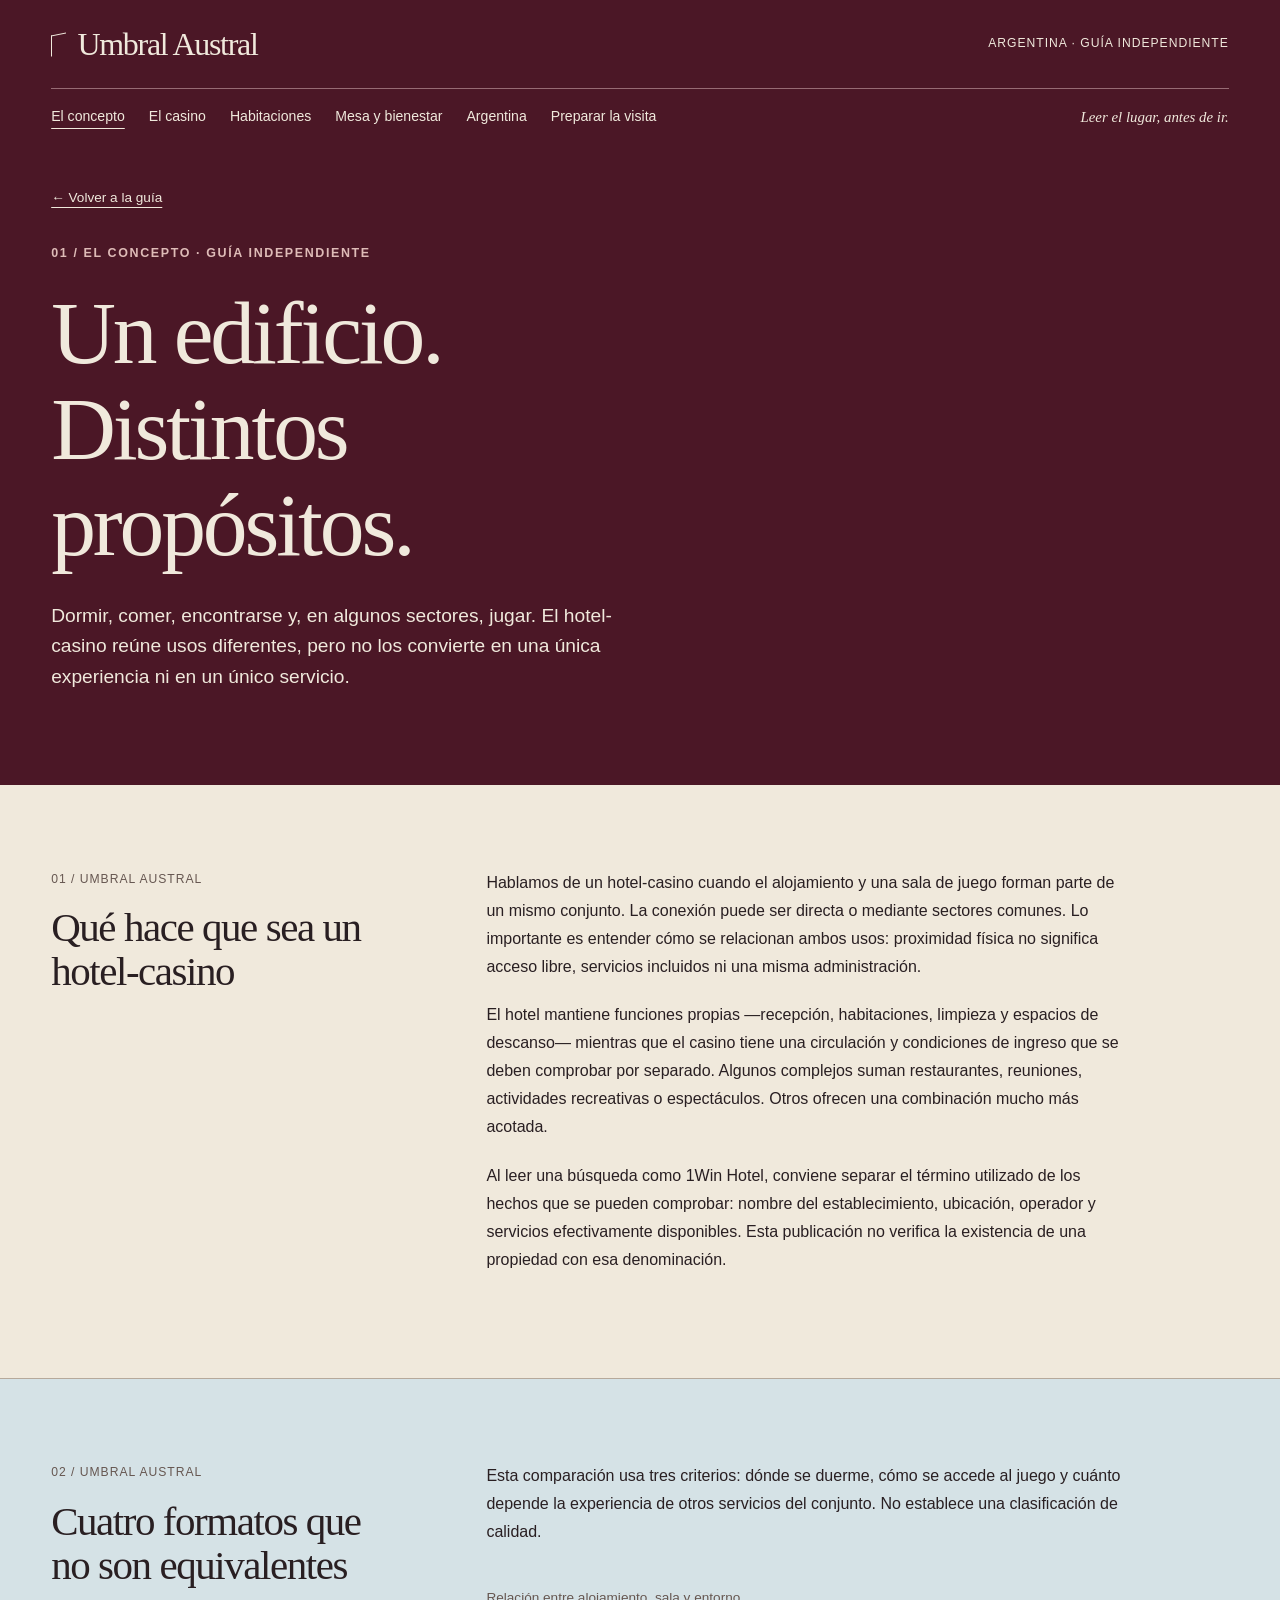
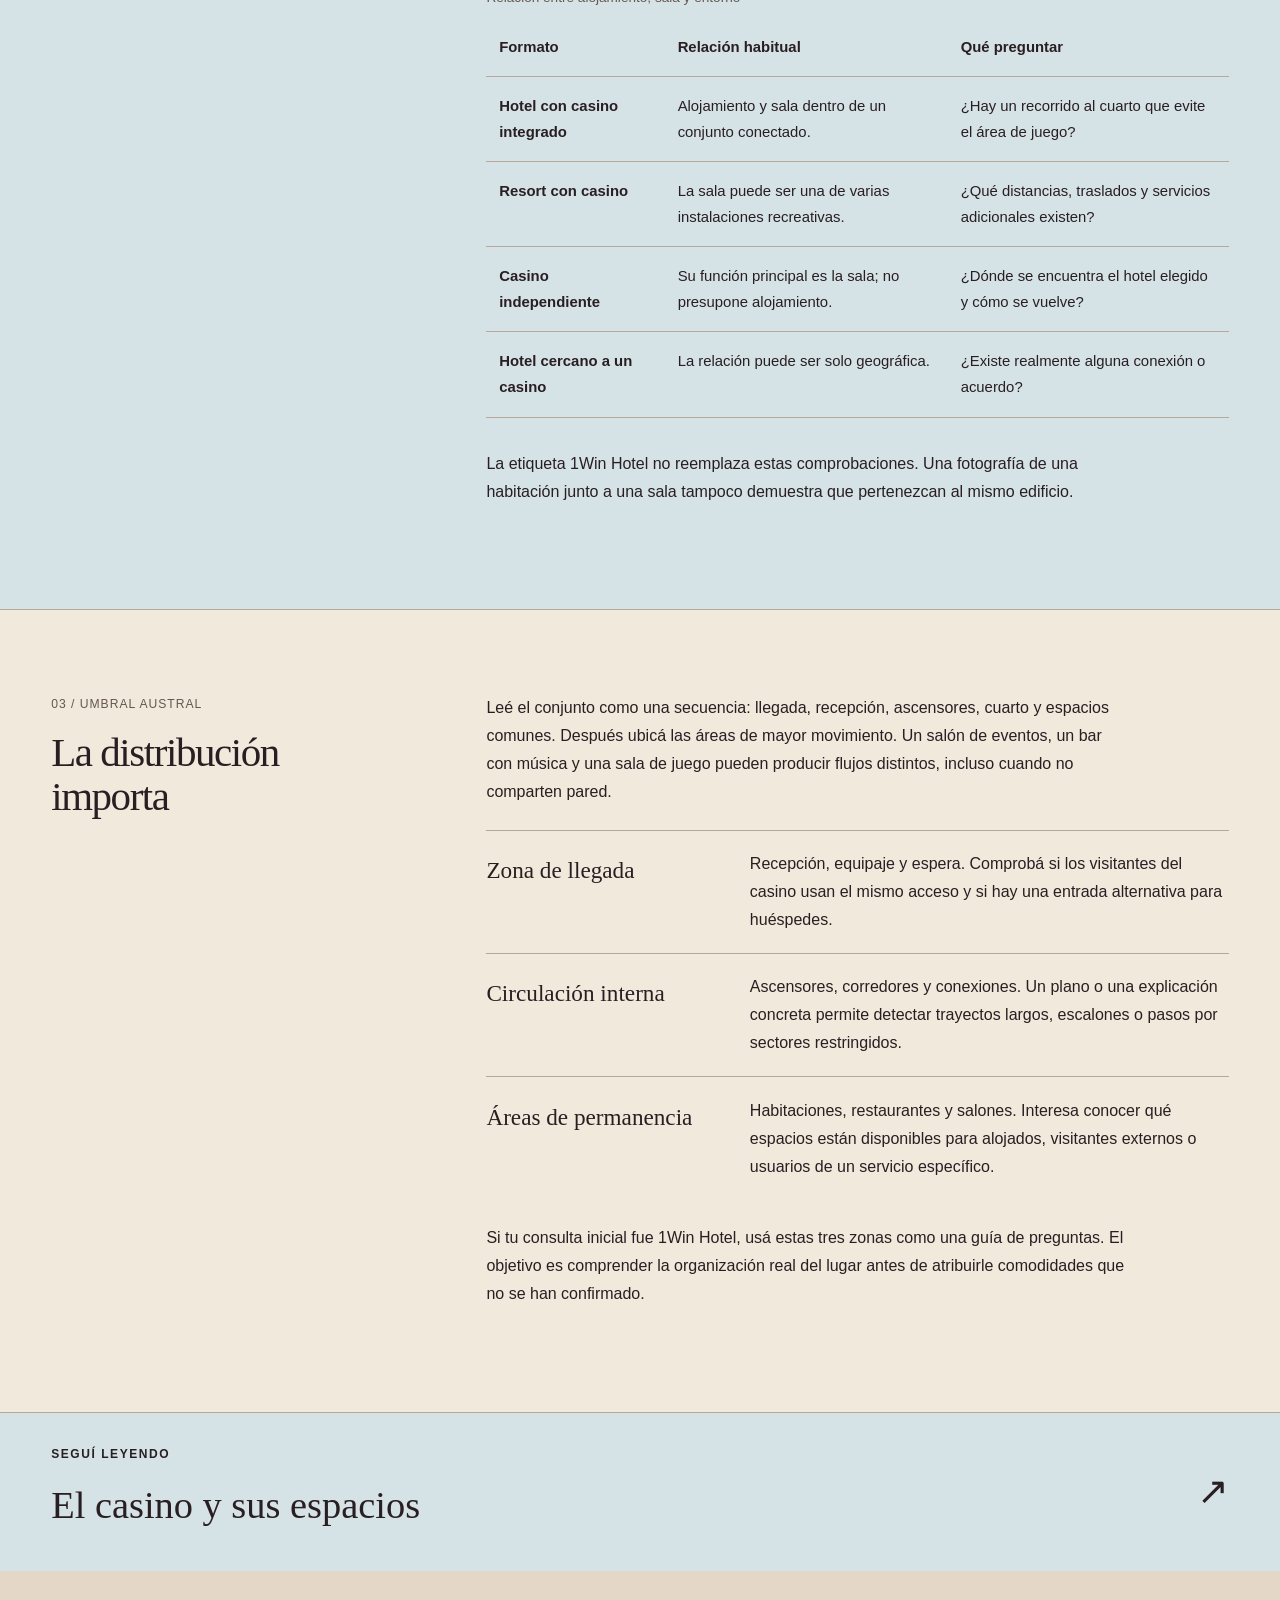
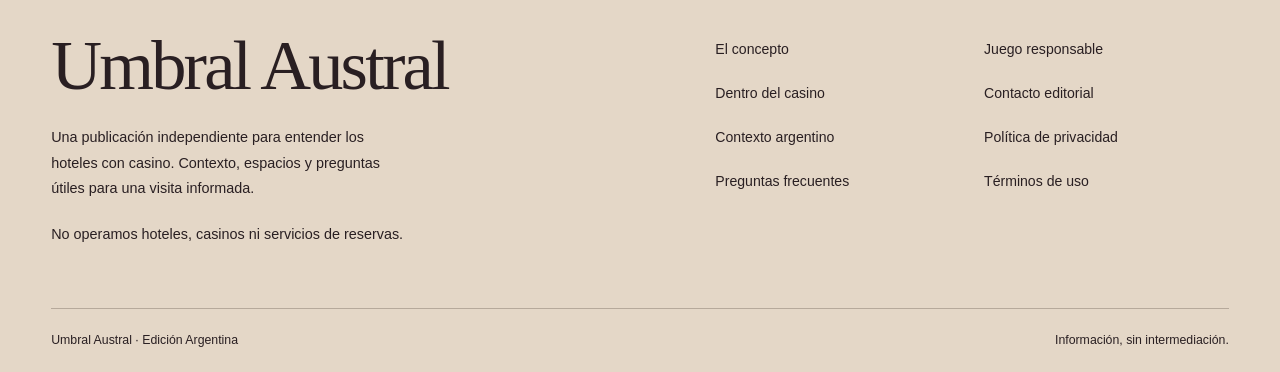
<file: concepto.html>
<!DOCTYPE html>
<html lang="es-AR"><head><meta charset="utf-8"><meta name="viewport" content="width=device-width, initial-scale=1"><title>Qué es un hotel-casino · Umbral Austral</title><meta name="description" content="Diferencias entre hotel con casino, resort, sala independiente y alojamiento cercano. Una lectura práctica de accesos, zonas y servicios."><meta name="theme-color" content="#4b1726"><link rel="canonical" href="https://umbral-austral.goldreygunit.chatgpt.site/concepto"><link rel="icon" type="image/svg+xml" href="data:image/svg+xml,%3Csvg xmlns='http://www.w3.org/2000/svg' viewBox='0 0 32 32'%3E%3Crect width='32' height='32' fill='%234b1726'/%3E%3Cpath d='M9 25V7h14v18M9 11h14' stroke='%23f0e9dc' stroke-width='2' fill='none'/%3E%3C/svg%3E"><link rel="stylesheet" href="assets/vendor/bootstrap/bootstrap.min.css"><link rel="stylesheet" href="assets/css/styles.css"><script src="assets/js/main.js" defer></script></head><body><a class="skip-link" href="#contenido">Saltar al contenido</a><header class="site-header"><div class="wrap"><div class="masthead"><a class="brand" href="index.html"><span class="brand-mark" aria-hidden="true"></span>Umbral Austral</a><span class="edition">Argentina · Guía independiente</span></div><div class="nav-row"><span class="nav-label">Guía independiente · Argentina</span><button class="menu-toggle" type="button" aria-controls="site-menu" aria-expanded="false" hidden>Menú</button><nav id="site-menu" class="site-nav" aria-label="Navegación principal"><a href="concepto.html" aria-current="page">El concepto</a><a href="casino.html">El casino</a><a href="habitaciones.html">Habitaciones</a><a href="mesa-bienestar.html">Mesa y bienestar</a><a href="argentina.html">Argentina</a><a href="visita.html">Preparar la visita</a></nav><span class="nav-index">Leer el lugar, antes de ir.</span></div></div></header><main id="contenido"><section class="article-cover"><div class="wrap"><a class="back-link" href="index.html">← Volver a la guía</a><p class="eyebrow">01 / El concepto · Guía independiente</p><h1>Un edificio.<br>Distintos propósitos.</h1><p class="lead">Dormir, comer, encontrarse y, en algunos sectores, jugar. El hotel-casino reúne usos diferentes, pero no los convierte en una única experiencia ni en un único servicio.</p></div></section><section class="article-section "><div class="wrap article-grid"><div><span class="section-label">01 / UMBRAL AUSTRAL</span><h2>Qué hace que sea un hotel-casino</h2></div><div><p>Hablamos de un hotel-casino cuando el alojamiento y una sala de juego forman parte de un mismo conjunto. La conexión puede ser directa o mediante sectores comunes. Lo importante es entender cómo se relacionan ambos usos: proximidad física no significa acceso libre, servicios incluidos ni una misma administración.</p><p>El hotel mantiene funciones propias —recepción, habitaciones, limpieza y espacios de descanso— mientras que el casino tiene una circulación y condiciones de ingreso que se deben comprobar por separado. Algunos complejos suman restaurantes, reuniones, actividades recreativas o espectáculos. Otros ofrecen una combinación mucho más acotada.</p><p>Al leer una búsqueda como 1Win Hotel, conviene separar el término utilizado de los hechos que se pueden comprobar: nombre del establecimiento, ubicación, operador y servicios efectivamente disponibles. Esta publicación no verifica la existencia de una propiedad con esa denominación.</p></div></div></section><section class="article-section blue-band"><div class="wrap article-grid"><div><span class="section-label">02 / UMBRAL AUSTRAL</span><h2>Cuatro formatos que no son equivalentes</h2></div><div><p>Esta comparación usa tres criterios: dónde se duerme, cómo se accede al juego y cuánto depende la experiencia de otros servicios del conjunto. No establece una clasificación de calidad.</p><div class="table-wrap" role="region" aria-label="Comparación de formatos de alojamiento y casino" tabindex="0"><table class="table"><caption>Relación entre alojamiento, sala y entorno</caption><thead><tr><th scope="col">Formato</th><th scope="col">Relación habitual</th><th scope="col">Qué preguntar</th></tr></thead><tbody><tr><th scope="row">Hotel con casino integrado</th><td>Alojamiento y sala dentro de un conjunto conectado.</td><td>¿Hay un recorrido al cuarto que evite el área de juego?</td></tr><tr><th scope="row">Resort con casino</th><td>La sala puede ser una de varias instalaciones recreativas.</td><td>¿Qué distancias, traslados y servicios adicionales existen?</td></tr><tr><th scope="row">Casino independiente</th><td>Su función principal es la sala; no presupone alojamiento.</td><td>¿Dónde se encuentra el hotel elegido y cómo se vuelve?</td></tr><tr><th scope="row">Hotel cercano a un casino</th><td>La relación puede ser solo geográfica.</td><td>¿Existe realmente alguna conexión o acuerdo?</td></tr></tbody></table></div><p>La etiqueta 1Win Hotel no reemplaza estas comprobaciones. Una fotografía de una habitación junto a una sala tampoco demuestra que pertenezcan al mismo edificio.</p></div></div></section><section class="article-section "><div class="wrap article-grid"><div><span class="section-label">03 / UMBRAL AUSTRAL</span><h2>La distribución importa</h2></div><div><p>Leé el conjunto como una secuencia: llegada, recepción, ascensores, cuarto y espacios comunes. Después ubicá las áreas de mayor movimiento. Un salón de eventos, un bar con música y una sala de juego pueden producir flujos distintos, incluso cuando no comparten pared.</p><dl class="fact-rows"><div><dt>Zona de llegada</dt><dd>Recepción, equipaje y espera. Comprobá si los visitantes del casino usan el mismo acceso y si hay una entrada alternativa para huéspedes.</dd></div><div><dt>Circulación interna</dt><dd>Ascensores, corredores y conexiones. Un plano o una explicación concreta permite detectar trayectos largos, escalones o pasos por sectores restringidos.</dd></div><div><dt>Áreas de permanencia</dt><dd>Habitaciones, restaurantes y salones. Interesa conocer qué espacios están disponibles para alojados, visitantes externos o usuarios de un servicio específico.</dd></div></dl><p>Si tu consulta inicial fue 1Win Hotel, usá estas tres zonas como una guía de preguntas. El objetivo es comprender la organización real del lugar antes de atribuirle comodidades que no se han confirmado.</p></div></div></section><aside class="reading-next"><div class="wrap"><a href="casino.html"><span><span class="eyebrow">Seguí leyendo</span>El casino y sus espacios</span><span aria-hidden="true">↗</span></a></div></aside></main><footer class="site-footer"><div class="wrap"><div class="footer-top"><div><a class="footer-brand" href="index.html">Umbral Austral</a><p class="footer-description">Una publicación independiente para entender los hoteles con casino. Contexto, espacios y preguntas útiles para una visita informada.</p><p class="small-copy">No operamos hoteles, casinos ni servicios de reservas.</p></div><div class="footer-links"><nav aria-label="Más capítulos"><a href="concepto.html">El concepto</a><a href="casino.html">Dentro del casino</a><a href="argentina.html">Contexto argentino</a><a href="preguntas.html">Preguntas frecuentes</a></nav><nav aria-label="Información editorial"><a href="index.html#juego-responsable">Juego responsable</a><a href="contacto.html">Contacto editorial</a><a href="privacidad.html">Política de privacidad</a><a href="terminos.html">Términos de uso</a></nav></div></div><div class="footer-bottom"><span>Umbral Austral · Edición Argentina</span><span>Información, sin intermediación.</span></div></div></footer></body></html>
</file>
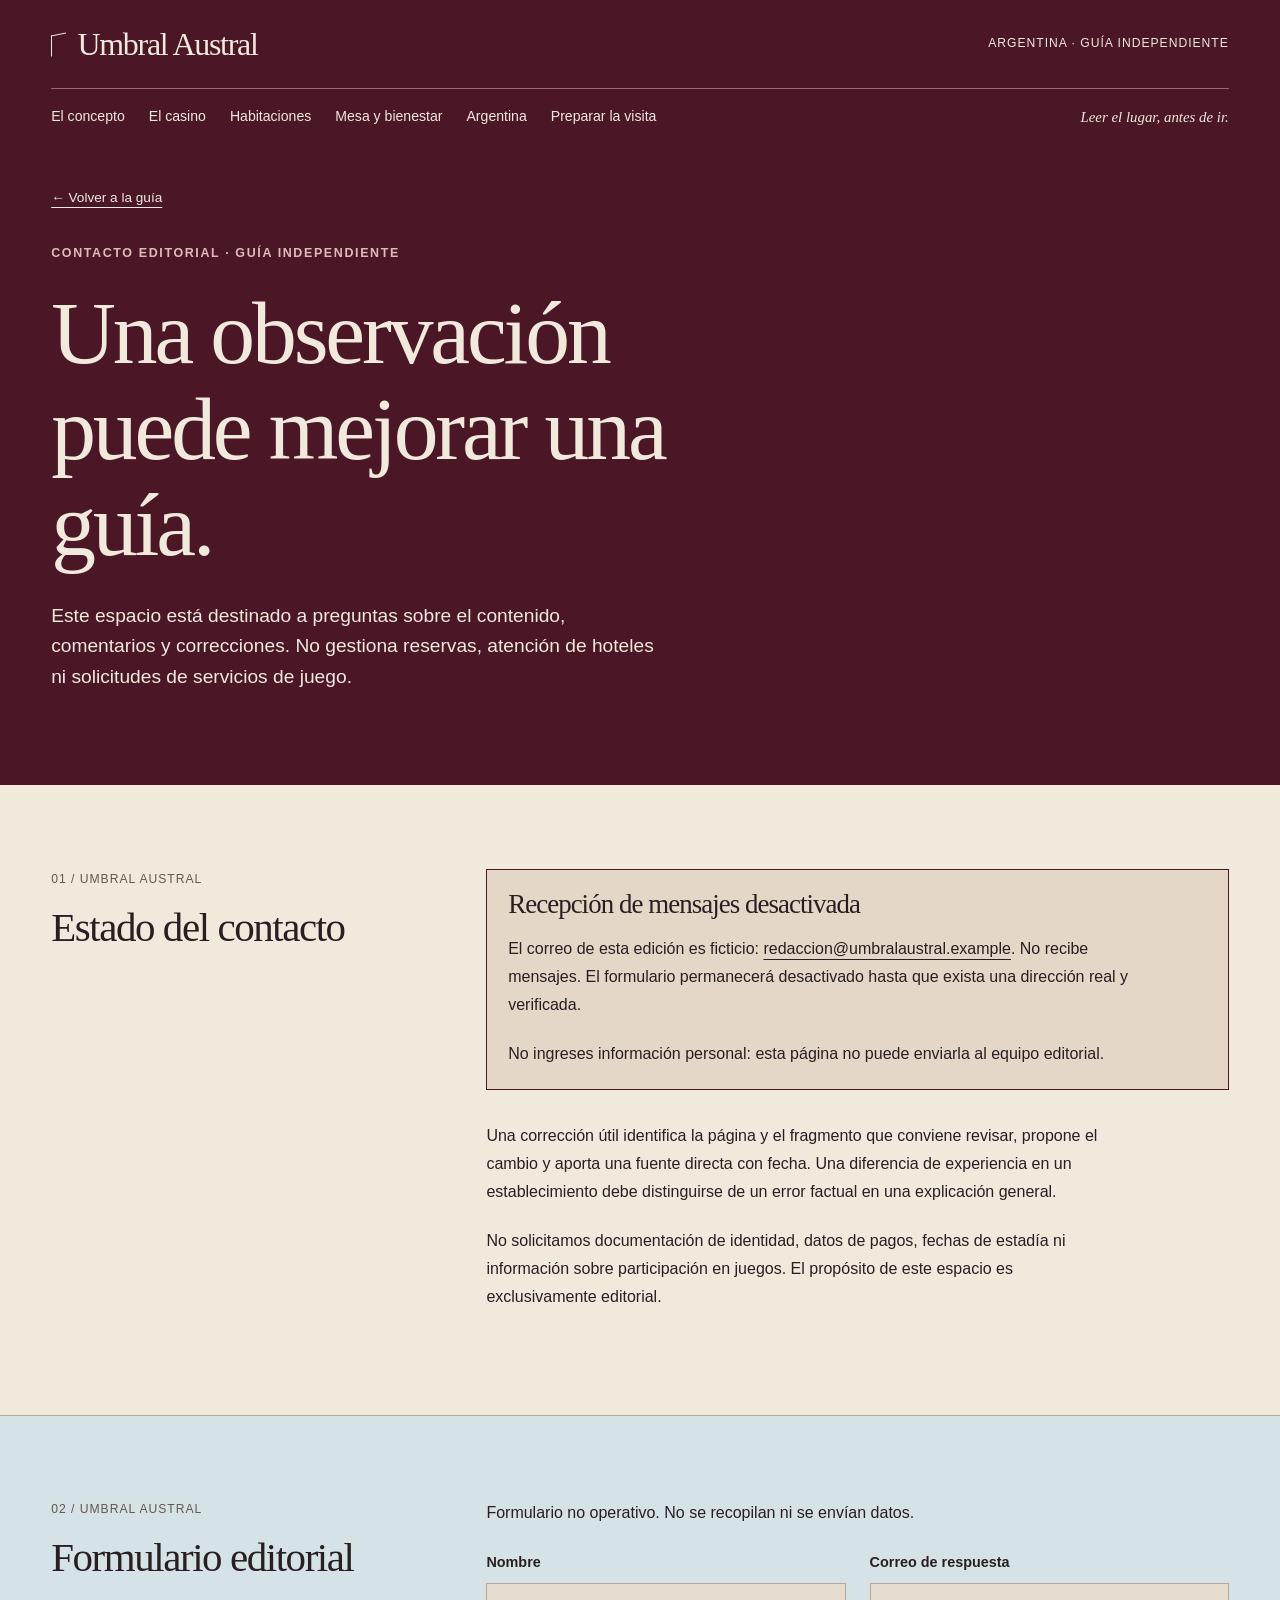
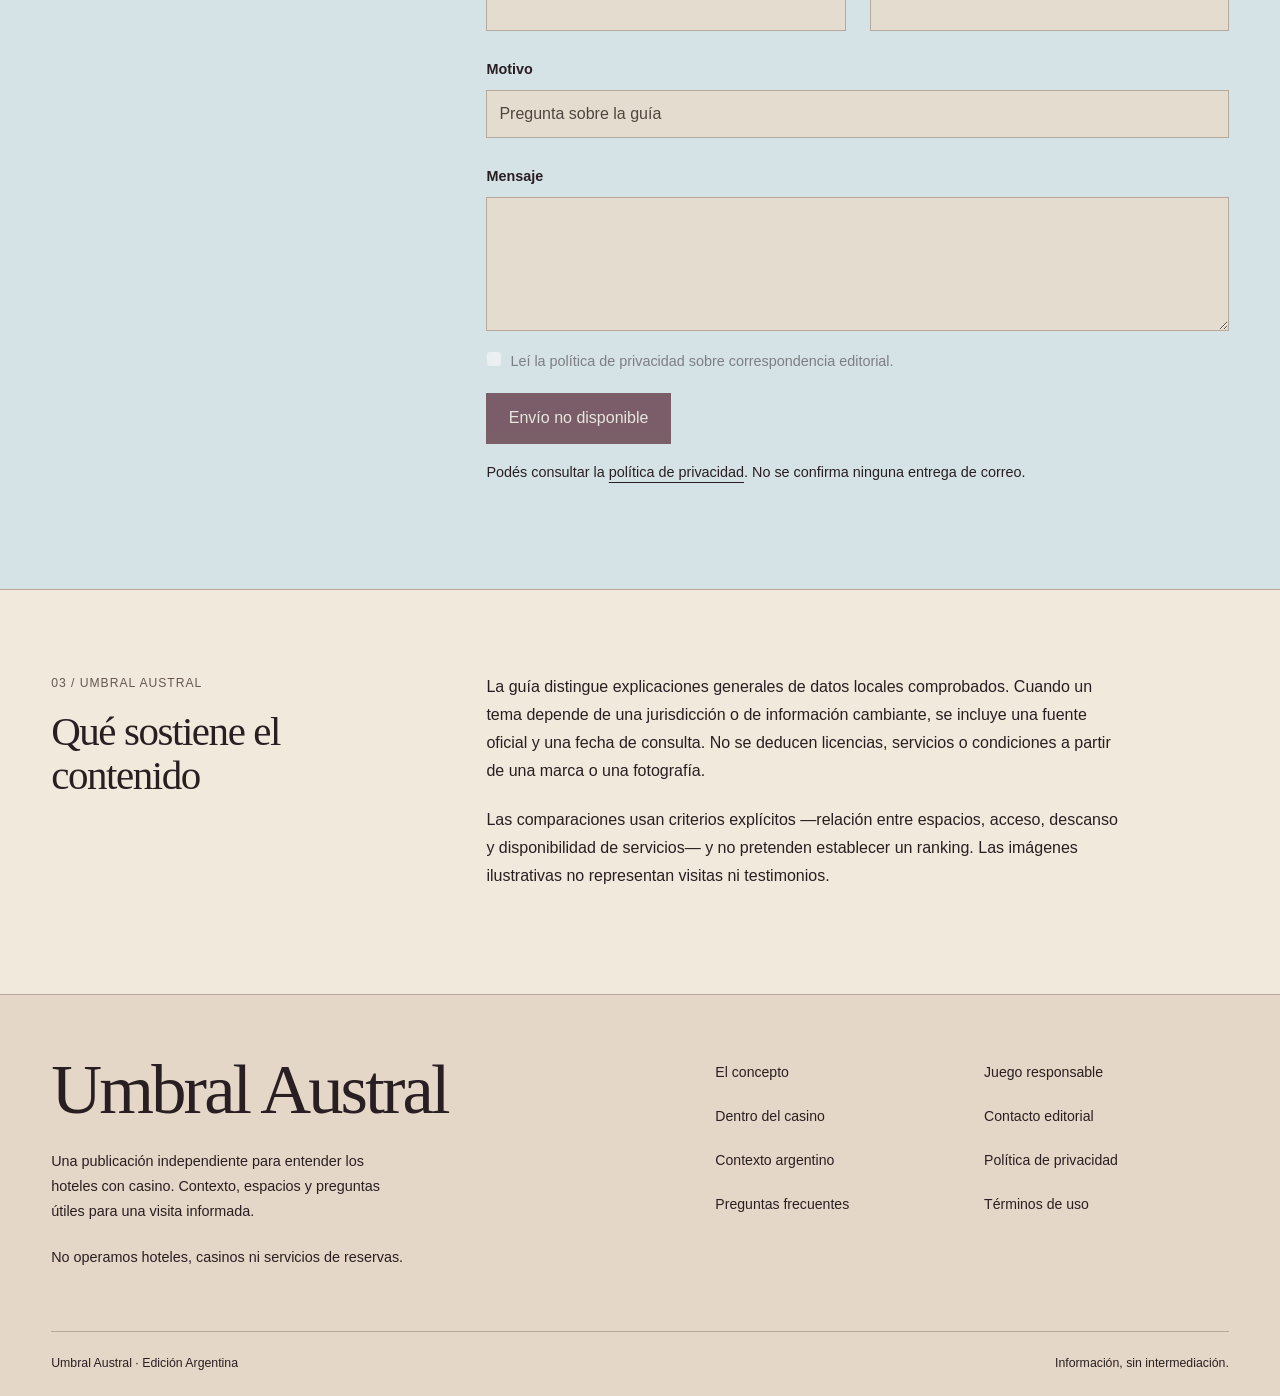
<file: contacto.html>
<!DOCTYPE html>
<html lang="es-AR"><head><meta charset="utf-8"><meta name="viewport" content="width=device-width, initial-scale=1"><title>Contacto y criterio editorial · Umbral Austral</title><meta name="description" content="Alcance del contacto editorial, correcciones y estado del canal. El correo de ejemplo y el formulario de esta edición no están operativos."><meta name="theme-color" content="#4b1726"><link rel="canonical" href="https://umbral-austral.goldreygunit.chatgpt.site/contacto"><link rel="icon" type="image/svg+xml" href="data:image/svg+xml,%3Csvg xmlns='http://www.w3.org/2000/svg' viewBox='0 0 32 32'%3E%3Crect width='32' height='32' fill='%234b1726'/%3E%3Cpath d='M9 25V7h14v18M9 11h14' stroke='%23f0e9dc' stroke-width='2' fill='none'/%3E%3C/svg%3E"><link rel="stylesheet" href="assets/vendor/bootstrap/bootstrap.min.css"><link rel="stylesheet" href="assets/css/styles.css"><script src="assets/js/main.js" defer></script></head><body><a class="skip-link" href="#contenido">Saltar al contenido</a><header class="site-header"><div class="wrap"><div class="masthead"><a class="brand" href="index.html"><span class="brand-mark" aria-hidden="true"></span>Umbral Austral</a><span class="edition">Argentina · Guía independiente</span></div><div class="nav-row"><span class="nav-label">Guía independiente · Argentina</span><button class="menu-toggle" type="button" aria-controls="site-menu" aria-expanded="false" hidden>Menú</button><nav id="site-menu" class="site-nav" aria-label="Navegación principal"><a href="concepto.html">El concepto</a><a href="casino.html">El casino</a><a href="habitaciones.html">Habitaciones</a><a href="mesa-bienestar.html">Mesa y bienestar</a><a href="argentina.html">Argentina</a><a href="visita.html">Preparar la visita</a></nav><span class="nav-index">Leer el lugar, antes de ir.</span></div></div></header><main id="contenido"><section class="article-cover"><div class="wrap"><a class="back-link" href="index.html">← Volver a la guía</a><p class="eyebrow">Contacto editorial · Guía independiente</p><h1>Una observación<br>puede mejorar una guía.</h1><p class="lead">Este espacio está destinado a preguntas sobre el contenido, comentarios y correcciones. No gestiona reservas, atención de hoteles ni solicitudes de servicios de juego.</p></div></section><section class="article-section "><div class="wrap article-grid"><div><span class="section-label">01 / UMBRAL AUSTRAL</span><h2>Estado del contacto</h2></div><div><div class="contact-state"><h3>Recepción de mensajes desactivada</h3><p>El correo de esta edición es ficticio: <a class="email" href="mailto:redaccion%40umbralaustral.example">redaccion@umbralaustral.example</a>. No recibe mensajes. El formulario permanecerá desactivado hasta que exista una dirección real y verificada.</p><p>No ingreses información personal: esta página no puede enviarla al equipo editorial.</p></div><p>Una corrección útil identifica la página y el fragmento que conviene revisar, propone el cambio y aporta una fuente directa con fecha. Una diferencia de experiencia en un establecimiento debe distinguirse de un error factual en una explicación general.</p><p>No solicitamos documentación de identidad, datos de pagos, fechas de estadía ni información sobre participación en juegos. El propósito de este espacio es exclusivamente editorial.</p></div></div></section><section class="article-section blue-band"><div class="wrap article-grid"><div><span class="section-label">02 / UMBRAL AUSTRAL</span><h2>Formulario editorial</h2></div><div><form aria-describedby="form-notice"><p id="form-notice">Formulario no operativo. No se recopilan ni se envían datos.</p><fieldset disabled><legend class="visually-hidden">Datos de correspondencia editorial; envío desactivado</legend><div class="row g-4"><div class="col-md-6"><label class="form-label" for="name">Nombre</label><input type="text" class="form-control" id="name" name="name" autocomplete="name"></div><div class="col-md-6"><label class="form-label" for="email">Correo de respuesta</label><input class="form-control" type="email" id="email" name="reply_email" autocomplete="email"></div><div class="col-12"><label class="form-label" for="topic">Motivo</label><select class="form-select" name="topic" id="topic"><option>Pregunta sobre la guía</option><option>Corrección</option><option>Comentario</option></select></div><div class="col-12"><label class="form-label" for="message">Mensaje</label><textarea class="form-control" name="message" id="message" rows="5"></textarea></div></div><div class="honeypot" aria-hidden="true"><label for="website">Dejá este campo vacío</label><input type="text" id="website" name="_honey" tabindex="-1" autocomplete="off"></div><div class="form-check"><input class="form-check-input" type="checkbox" id="consent" name="privacy"><label class="form-check-label" for="consent">Leí la política de privacidad sobre correspondencia editorial.</label></div><button class="submit-button" type="submit" disabled>Envío no disponible</button></fieldset><p class="small-copy mt-3">Podés consultar la <a href="privacidad.html">política de privacidad</a>. No se confirma ninguna entrega de correo.</p></form></div></div></section><section class="article-section "><div class="wrap article-grid"><div><span class="section-label">03 / UMBRAL AUSTRAL</span><h2>Qué sostiene el contenido</h2></div><div><p>La guía distingue explicaciones generales de datos locales comprobados. Cuando un tema depende de una jurisdicción o de información cambiante, se incluye una fuente oficial y una fecha de consulta. No se deducen licencias, servicios o condiciones a partir de una marca o una fotografía.</p><p>Las comparaciones usan criterios explícitos —relación entre espacios, acceso, descanso y disponibilidad de servicios— y no pretenden establecer un ranking. Las imágenes ilustrativas no representan visitas ni testimonios.</p></div></div></section></main><footer class="site-footer"><div class="wrap"><div class="footer-top"><div><a class="footer-brand" href="index.html">Umbral Austral</a><p class="footer-description">Una publicación independiente para entender los hoteles con casino. Contexto, espacios y preguntas útiles para una visita informada.</p><p class="small-copy">No operamos hoteles, casinos ni servicios de reservas.</p></div><div class="footer-links"><nav aria-label="Más capítulos"><a href="concepto.html">El concepto</a><a href="casino.html">Dentro del casino</a><a href="argentina.html">Contexto argentino</a><a href="preguntas.html">Preguntas frecuentes</a></nav><nav aria-label="Información editorial"><a href="index.html#juego-responsable">Juego responsable</a><a href="contacto.html">Contacto editorial</a><a href="privacidad.html">Política de privacidad</a><a href="terminos.html">Términos de uso</a></nav></div></div><div class="footer-bottom"><span>Umbral Austral · Edición Argentina</span><span>Información, sin intermediación.</span></div></div></footer></body></html>
</file>
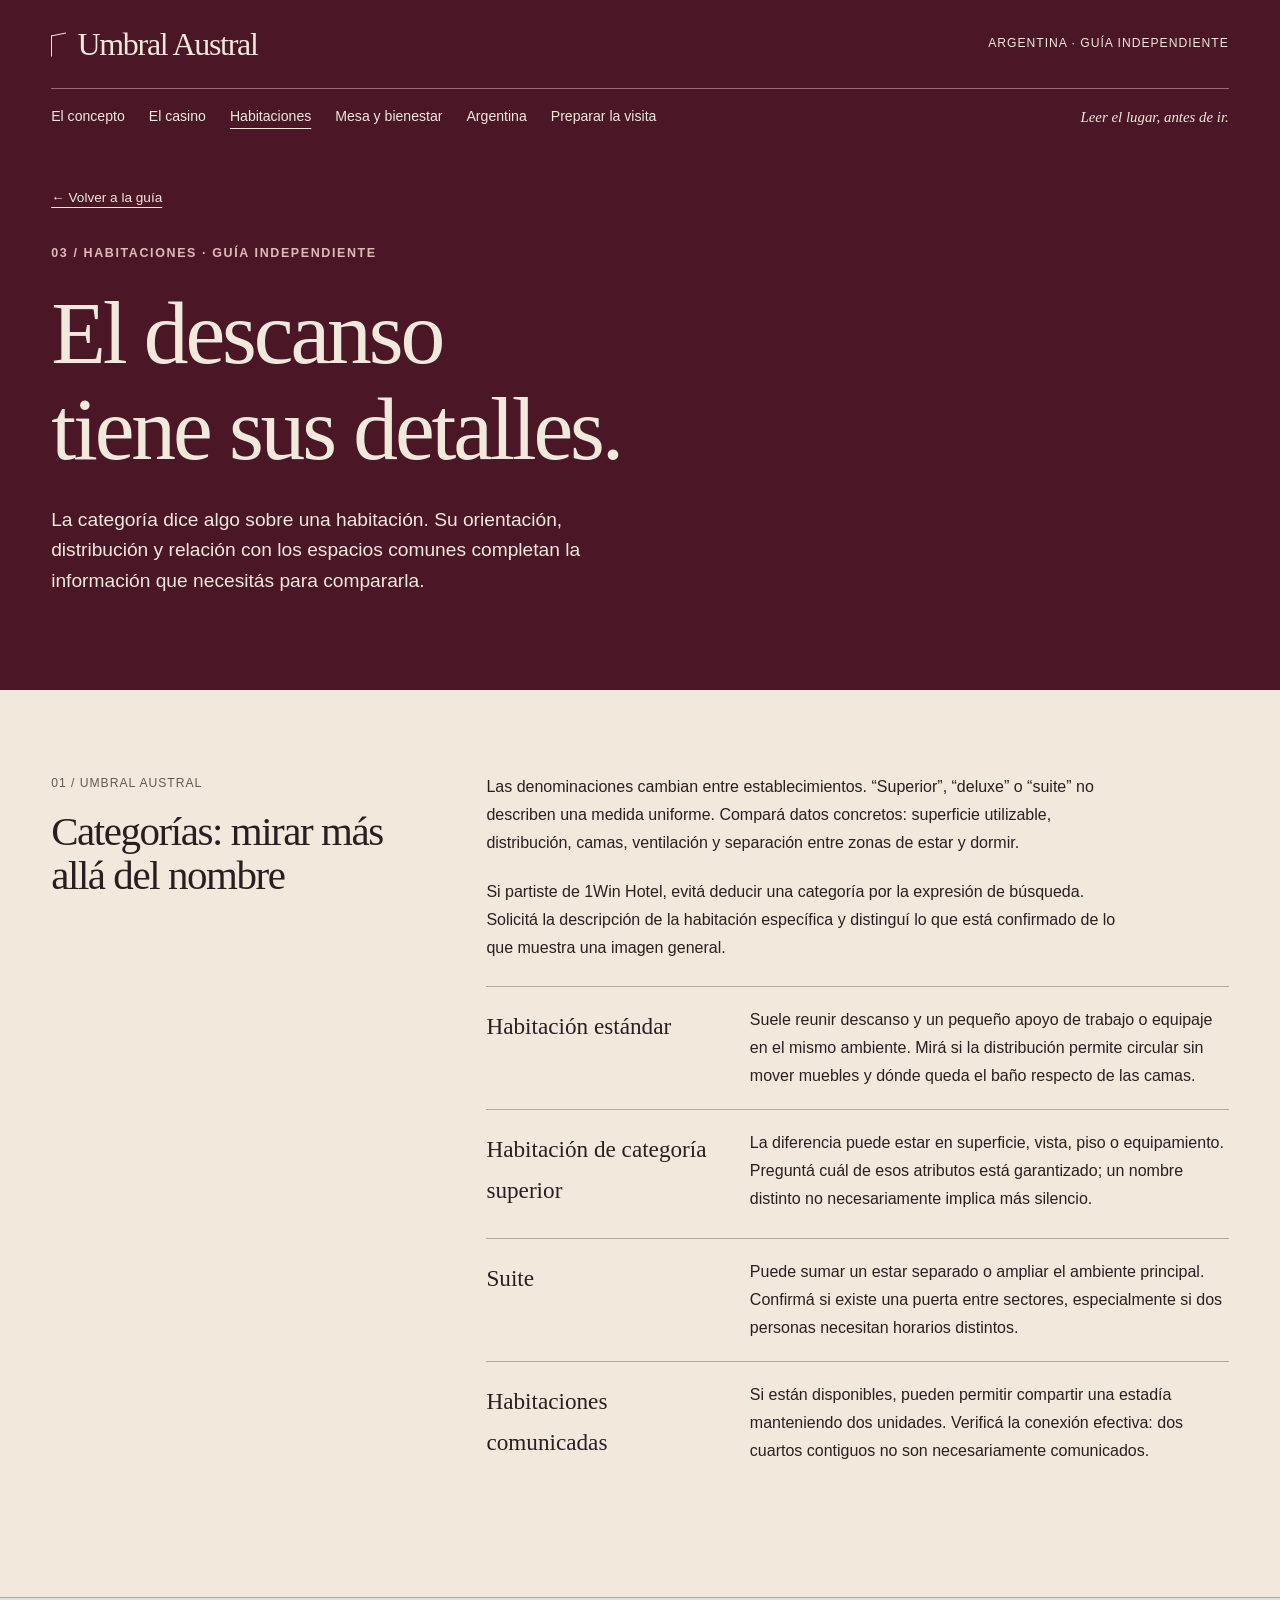
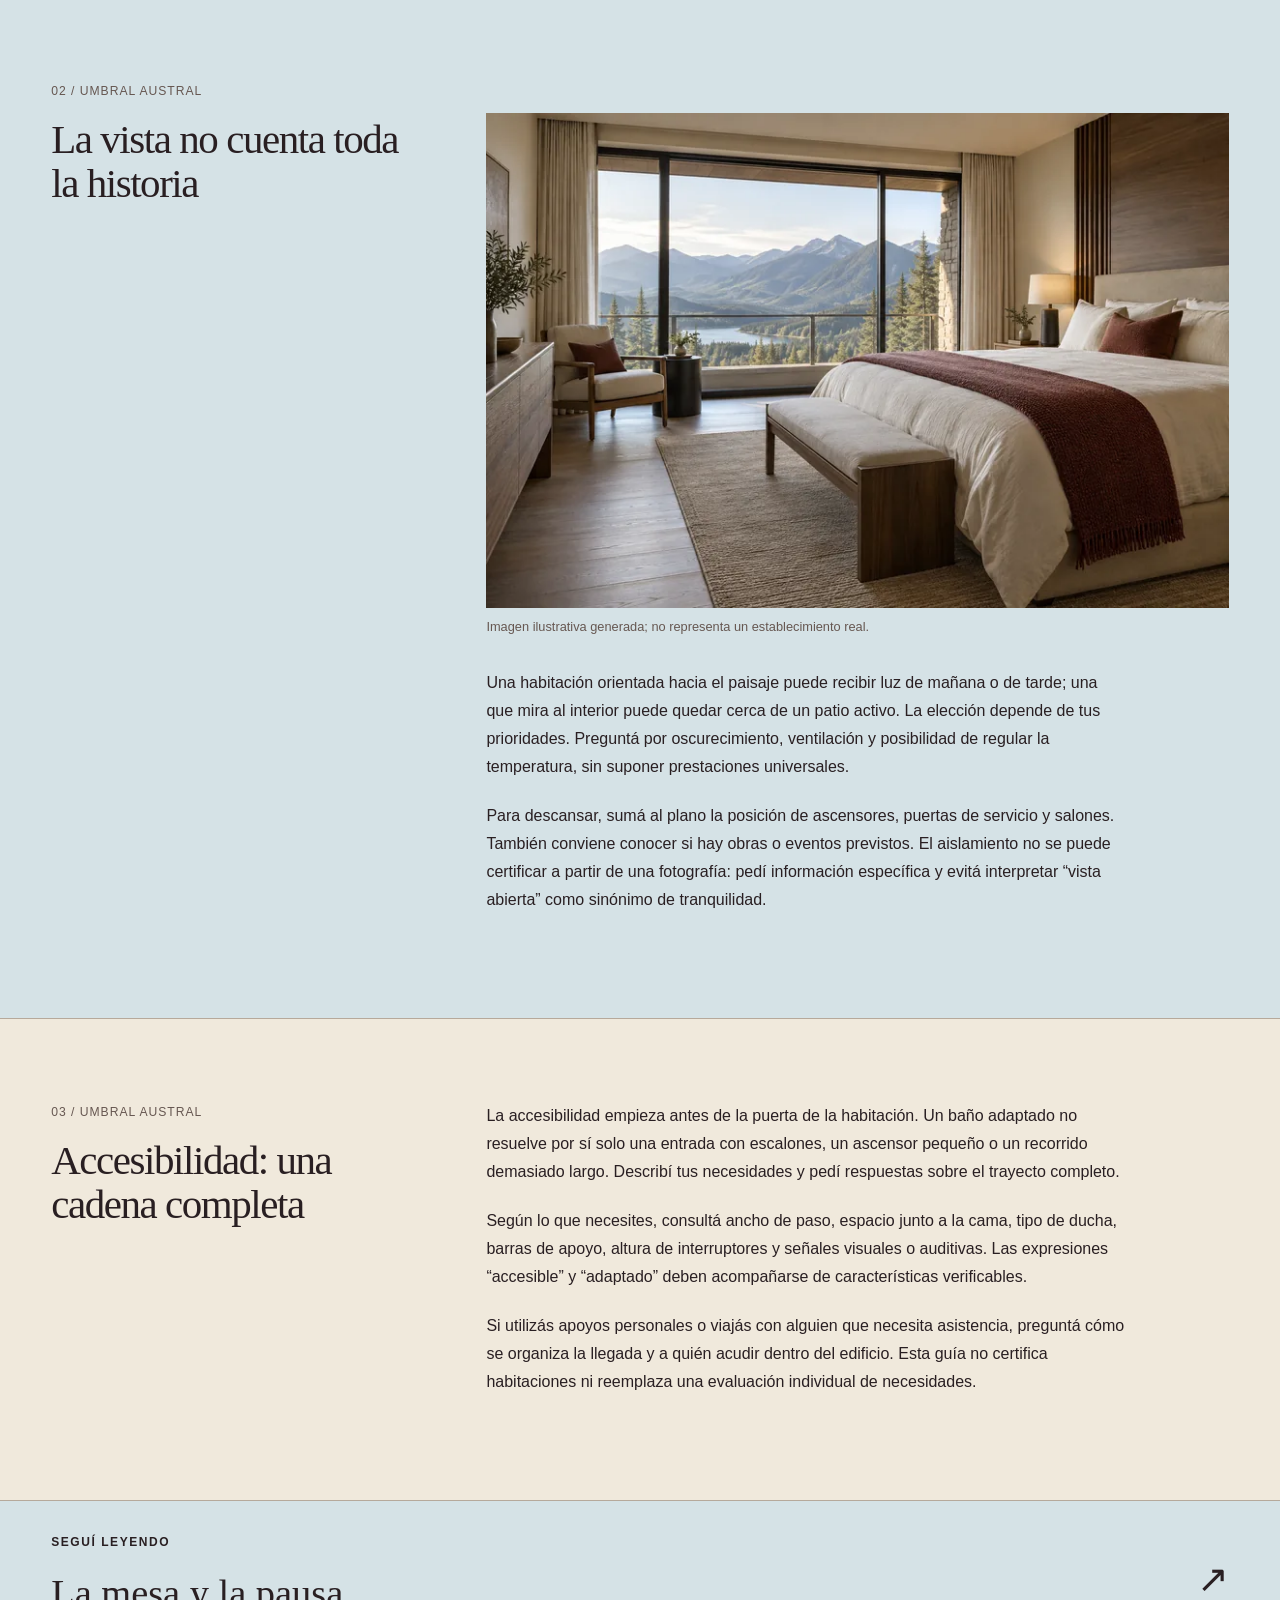
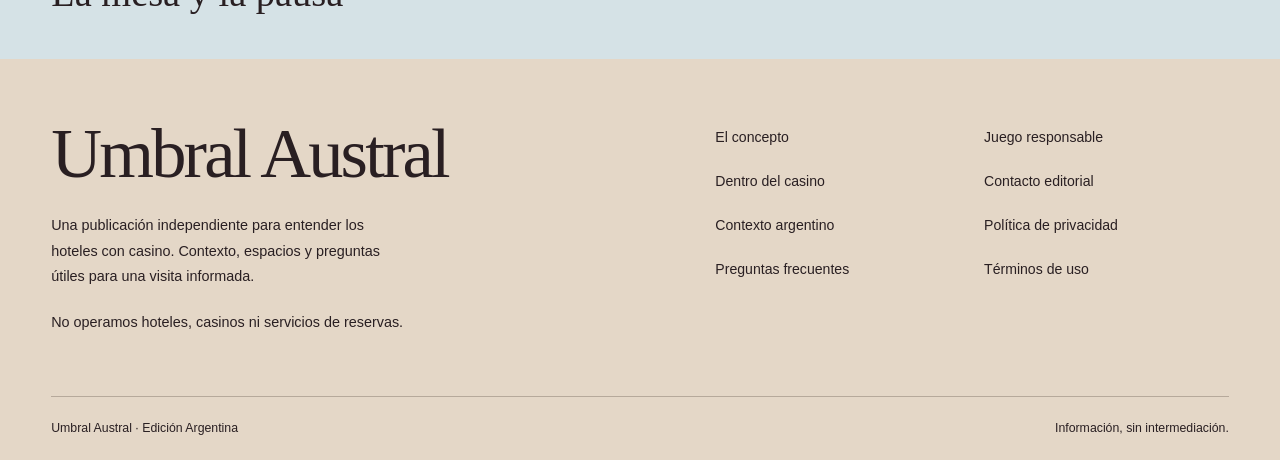
<file: habitaciones.html>
<!DOCTYPE html>
<html lang="es-AR"><head><meta charset="utf-8"><meta name="viewport" content="width=device-width, initial-scale=1"><title>Habitaciones, suites y descanso · Umbral Austral</title><meta name="description" content="Cómo comparar categorías, orientación, distribución, sonido y accesibilidad en habitaciones de hoteles con casino."><meta name="theme-color" content="#4b1726"><link rel="canonical" href="https://umbral-austral.goldreygunit.chatgpt.site/habitaciones"><link rel="icon" type="image/svg+xml" href="data:image/svg+xml,%3Csvg xmlns='http://www.w3.org/2000/svg' viewBox='0 0 32 32'%3E%3Crect width='32' height='32' fill='%234b1726'/%3E%3Cpath d='M9 25V7h14v18M9 11h14' stroke='%23f0e9dc' stroke-width='2' fill='none'/%3E%3C/svg%3E"><link rel="stylesheet" href="assets/vendor/bootstrap/bootstrap.min.css"><link rel="stylesheet" href="assets/css/styles.css"><script src="assets/js/main.js" defer></script></head><body><a class="skip-link" href="#contenido">Saltar al contenido</a><header class="site-header"><div class="wrap"><div class="masthead"><a class="brand" href="index.html"><span class="brand-mark" aria-hidden="true"></span>Umbral Austral</a><span class="edition">Argentina · Guía independiente</span></div><div class="nav-row"><span class="nav-label">Guía independiente · Argentina</span><button class="menu-toggle" type="button" aria-controls="site-menu" aria-expanded="false" hidden>Menú</button><nav id="site-menu" class="site-nav" aria-label="Navegación principal"><a href="concepto.html">El concepto</a><a href="casino.html">El casino</a><a href="habitaciones.html" aria-current="page">Habitaciones</a><a href="mesa-bienestar.html">Mesa y bienestar</a><a href="argentina.html">Argentina</a><a href="visita.html">Preparar la visita</a></nav><span class="nav-index">Leer el lugar, antes de ir.</span></div></div></header><main id="contenido"><section class="article-cover"><div class="wrap"><a class="back-link" href="index.html">← Volver a la guía</a><p class="eyebrow">03 / Habitaciones · Guía independiente</p><h1>El descanso<br>tiene sus detalles.</h1><p class="lead">La categoría dice algo sobre una habitación. Su orientación, distribución y relación con los espacios comunes completan la información que necesitás para compararla.</p></div></section><section class="article-section "><div class="wrap article-grid"><div><span class="section-label">01 / UMBRAL AUSTRAL</span><h2>Categorías: mirar más allá del nombre</h2></div><div><p>Las denominaciones cambian entre establecimientos. “Superior”, “deluxe” o “suite” no describen una medida uniforme. Compará datos concretos: superficie utilizable, distribución, camas, ventilación y separación entre zonas de estar y dormir.</p><p>Si partiste de 1Win Hotel, evitá deducir una categoría por la expresión de búsqueda. Solicitá la descripción de la habitación específica y distinguí lo que está confirmado de lo que muestra una imagen general.</p><dl class="fact-rows"><div><dt>Habitación estándar</dt><dd>Suele reunir descanso y un pequeño apoyo de trabajo o equipaje en el mismo ambiente. Mirá si la distribución permite circular sin mover muebles y dónde queda el baño respecto de las camas.</dd></div><div><dt>Habitación de categoría superior</dt><dd>La diferencia puede estar en superficie, vista, piso o equipamiento. Preguntá cuál de esos atributos está garantizado; un nombre distinto no necesariamente implica más silencio.</dd></div><div><dt>Suite</dt><dd>Puede sumar un estar separado o ampliar el ambiente principal. Confirmá si existe una puerta entre sectores, especialmente si dos personas necesitan horarios distintos.</dd></div><div><dt>Habitaciones comunicadas</dt><dd>Si están disponibles, pueden permitir compartir una estadía manteniendo dos unidades. Verificá la conexión efectiva: dos cuartos contiguos no son necesariamente comunicados.</dd></div></dl></div></div></section><section class="article-section blue-band"><div class="wrap article-grid"><div><span class="section-label">02 / UMBRAL AUSTRAL</span><h2>La vista no cuenta toda la historia</h2></div><div><figure class="photo"><img src="assets/images/habitacion-montana-1536.webp" srcset="assets/images/habitacion-montana-480.webp 480w, assets/images/habitacion-montana-768.webp 768w, assets/images/habitacion-montana-1536.webp 1536w" sizes="(min-width: 1024px) 48vw, (min-width: 768px) 50vw, 100vw" width="1536" height="1024" alt="Habitación ilustrativa con cama de lino claro, estar junto a un ventanal y vista de montaña" loading="lazy" decoding="async"><figcaption>Imagen ilustrativa generada; no representa un establecimiento real.</figcaption></figure><p>Una habitación orientada hacia el paisaje puede recibir luz de mañana o de tarde; una que mira al interior puede quedar cerca de un patio activo. La elección depende de tus prioridades. Preguntá por oscurecimiento, ventilación y posibilidad de regular la temperatura, sin suponer prestaciones universales.</p><p>Para descansar, sumá al plano la posición de ascensores, puertas de servicio y salones. También conviene conocer si hay obras o eventos previstos. El aislamiento no se puede certificar a partir de una fotografía: pedí información específica y evitá interpretar “vista abierta” como sinónimo de tranquilidad.</p></div></div></section><section class="article-section "><div class="wrap article-grid"><div><span class="section-label">03 / UMBRAL AUSTRAL</span><h2>Accesibilidad: una cadena completa</h2></div><div><p>La accesibilidad empieza antes de la puerta de la habitación. Un baño adaptado no resuelve por sí solo una entrada con escalones, un ascensor pequeño o un recorrido demasiado largo. Describí tus necesidades y pedí respuestas sobre el trayecto completo.</p><p>Según lo que necesites, consultá ancho de paso, espacio junto a la cama, tipo de ducha, barras de apoyo, altura de interruptores y señales visuales o auditivas. Las expresiones “accesible” y “adaptado” deben acompañarse de características verificables.</p><p>Si utilizás apoyos personales o viajás con alguien que necesita asistencia, preguntá cómo se organiza la llegada y a quién acudir dentro del edificio. Esta guía no certifica habitaciones ni reemplaza una evaluación individual de necesidades.</p></div></div></section><aside class="reading-next"><div class="wrap"><a href="mesa-bienestar.html"><span><span class="eyebrow">Seguí leyendo</span>La mesa y la pausa</span><span aria-hidden="true">↗</span></a></div></aside></main><footer class="site-footer"><div class="wrap"><div class="footer-top"><div><a class="footer-brand" href="index.html">Umbral Austral</a><p class="footer-description">Una publicación independiente para entender los hoteles con casino. Contexto, espacios y preguntas útiles para una visita informada.</p><p class="small-copy">No operamos hoteles, casinos ni servicios de reservas.</p></div><div class="footer-links"><nav aria-label="Más capítulos"><a href="concepto.html">El concepto</a><a href="casino.html">Dentro del casino</a><a href="argentina.html">Contexto argentino</a><a href="preguntas.html">Preguntas frecuentes</a></nav><nav aria-label="Información editorial"><a href="index.html#juego-responsable">Juego responsable</a><a href="contacto.html">Contacto editorial</a><a href="privacidad.html">Política de privacidad</a><a href="terminos.html">Términos de uso</a></nav></div></div><div class="footer-bottom"><span>Umbral Austral · Edición Argentina</span><span>Información, sin intermediación.</span></div></div></footer></body></html>
</file>
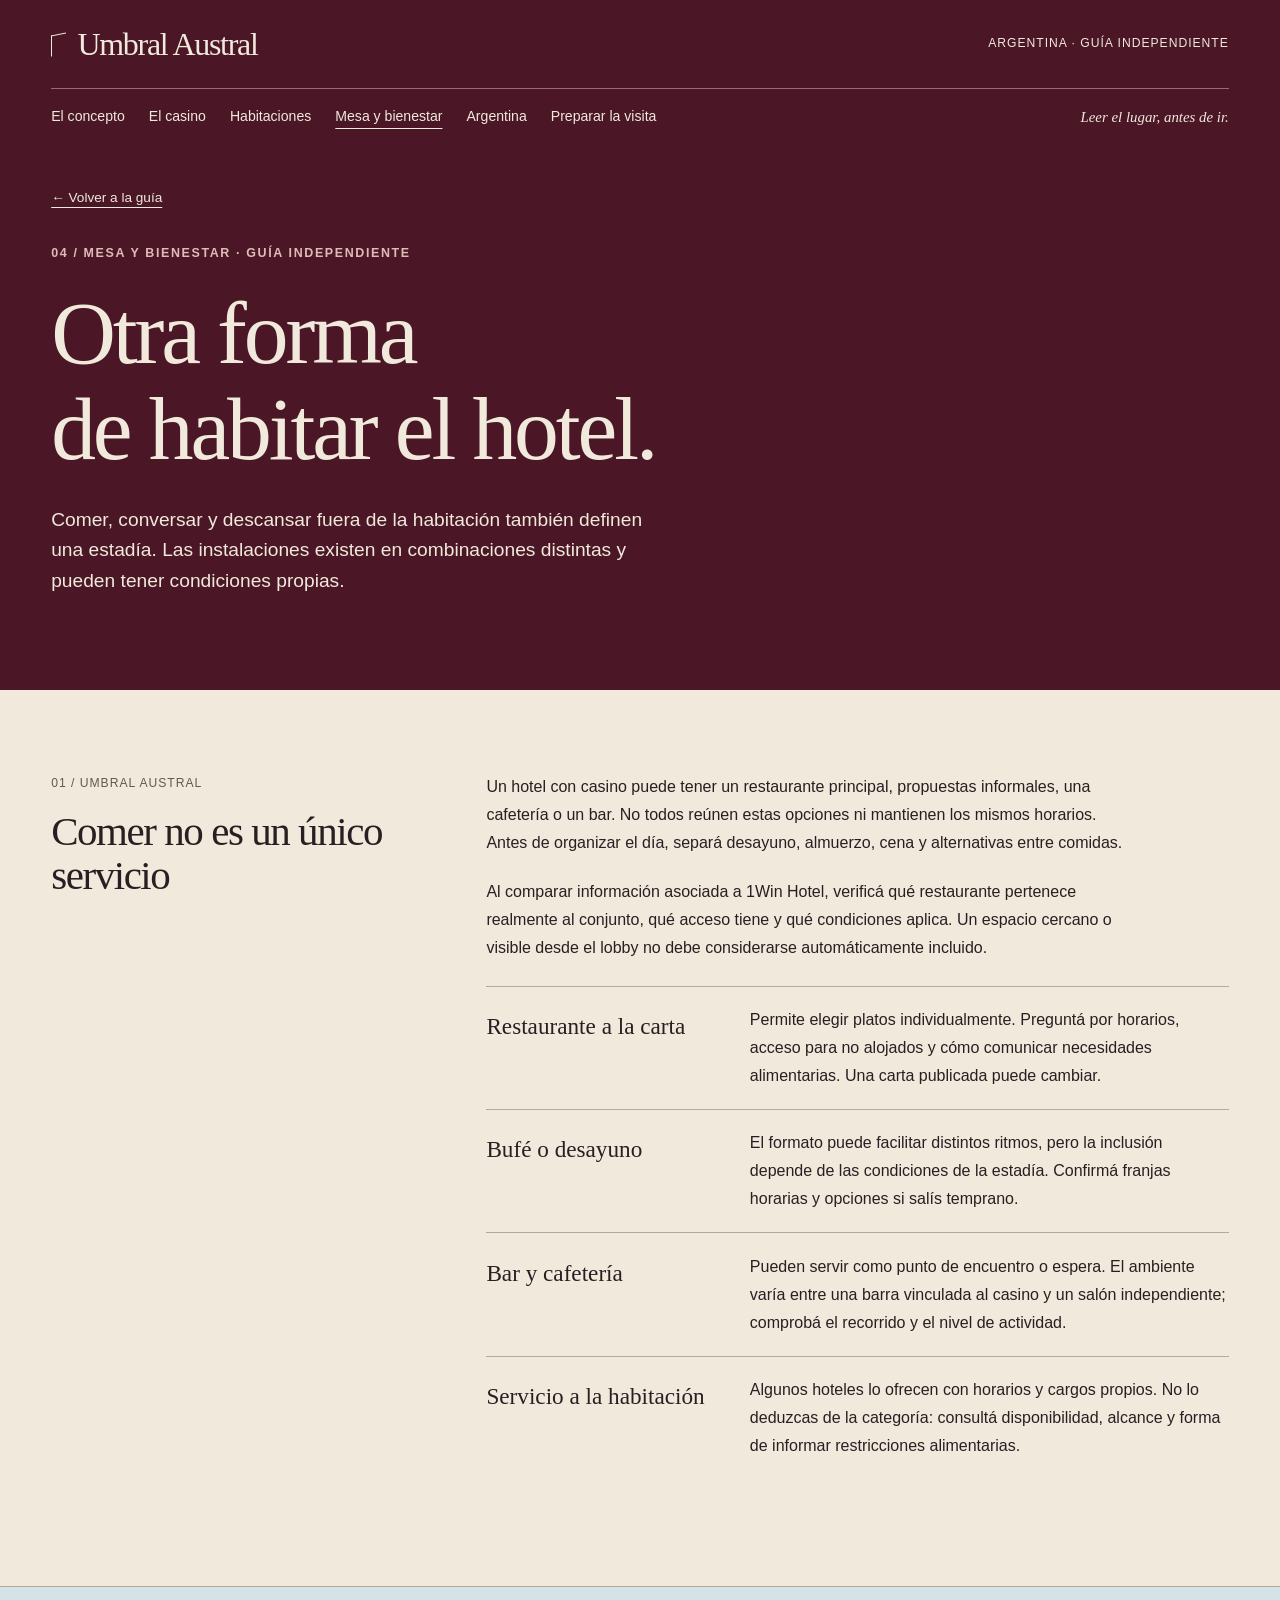
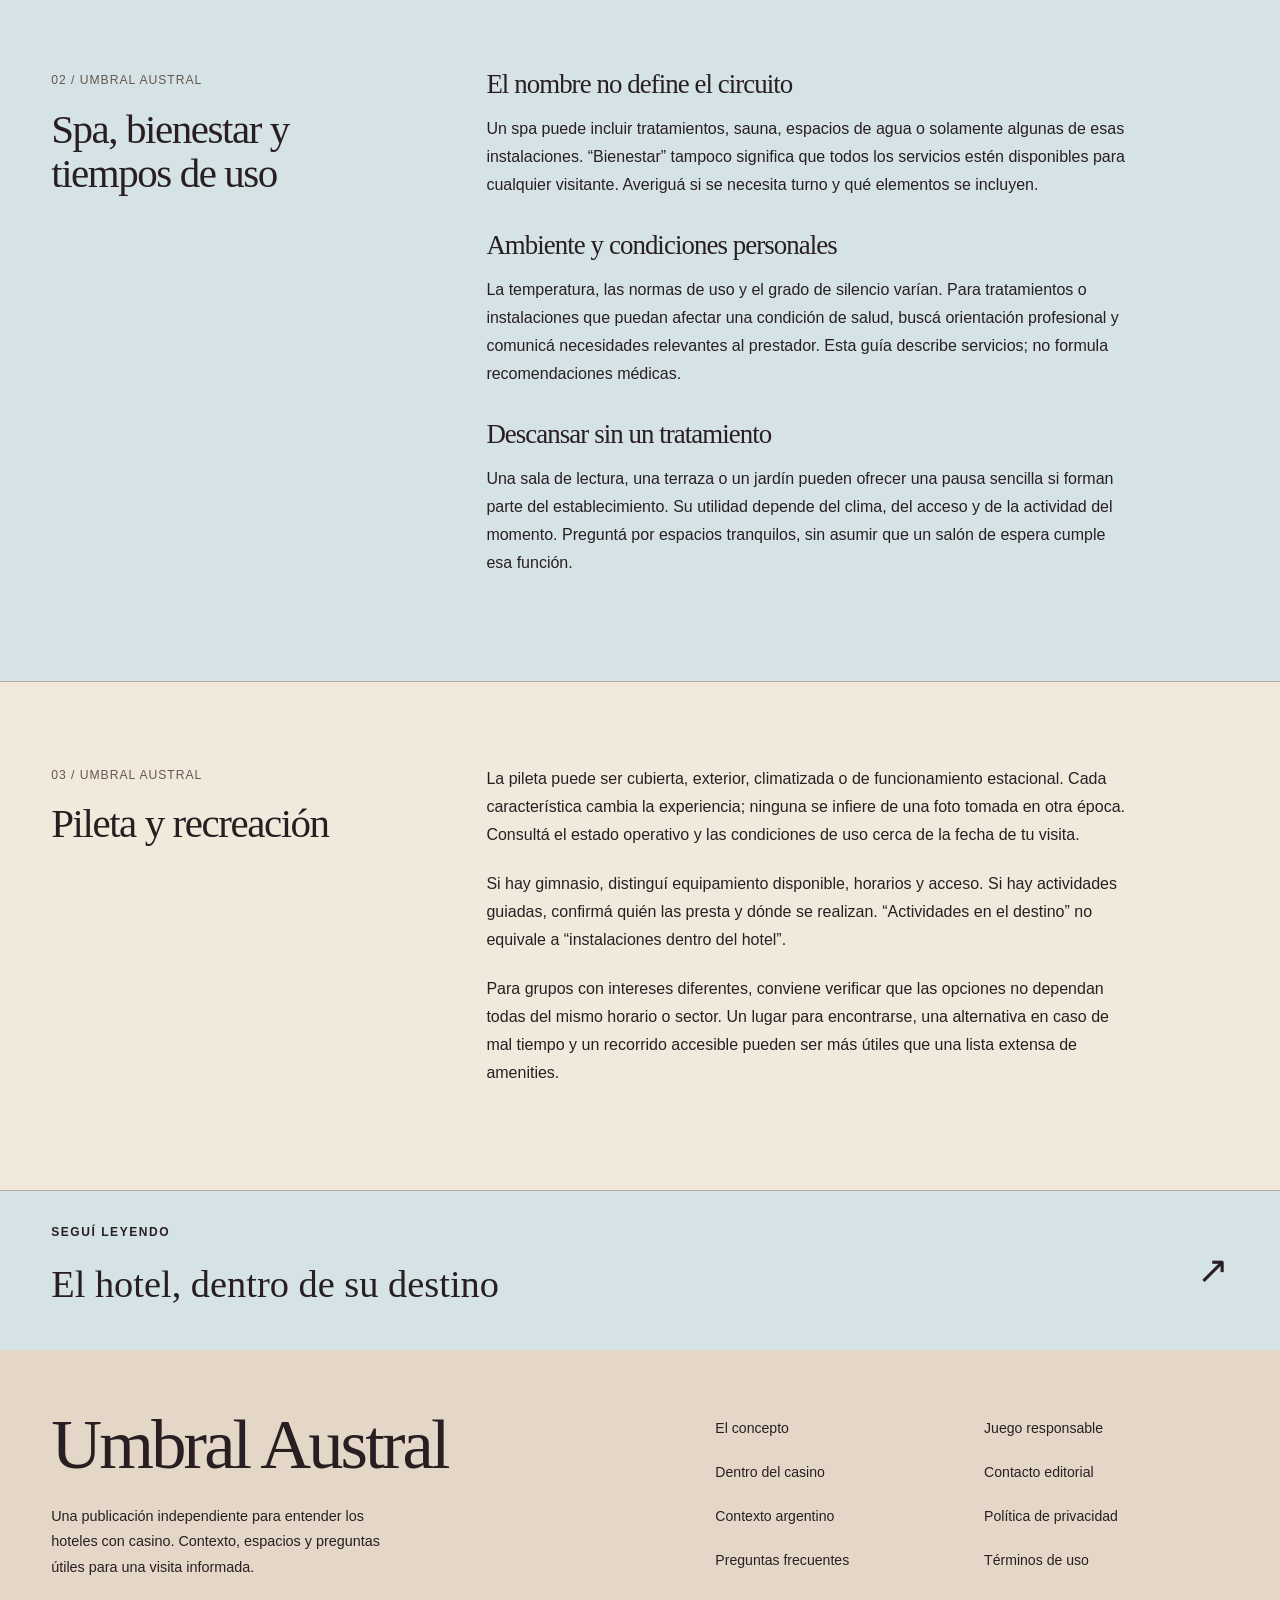
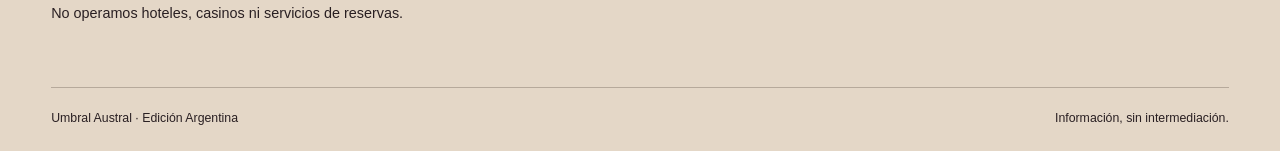
<file: mesa-bienestar.html>
<!DOCTYPE html>
<html lang="es-AR"><head><meta charset="utf-8"><meta name="viewport" content="width=device-width, initial-scale=1"><title>Gastronomía, spa y recreación · Umbral Austral</title><meta name="description" content="Restaurantes, bares, desayuno, spa, pileta y actividades: diferencias prácticas y preguntas para comprobar servicios."><meta name="theme-color" content="#4b1726"><link rel="canonical" href="https://umbral-austral.goldreygunit.chatgpt.site/mesa-bienestar"><link rel="icon" type="image/svg+xml" href="data:image/svg+xml,%3Csvg xmlns='http://www.w3.org/2000/svg' viewBox='0 0 32 32'%3E%3Crect width='32' height='32' fill='%234b1726'/%3E%3Cpath d='M9 25V7h14v18M9 11h14' stroke='%23f0e9dc' stroke-width='2' fill='none'/%3E%3C/svg%3E"><link rel="stylesheet" href="assets/vendor/bootstrap/bootstrap.min.css"><link rel="stylesheet" href="assets/css/styles.css"><script src="assets/js/main.js" defer></script></head><body><a class="skip-link" href="#contenido">Saltar al contenido</a><header class="site-header"><div class="wrap"><div class="masthead"><a class="brand" href="index.html"><span class="brand-mark" aria-hidden="true"></span>Umbral Austral</a><span class="edition">Argentina · Guía independiente</span></div><div class="nav-row"><span class="nav-label">Guía independiente · Argentina</span><button class="menu-toggle" type="button" aria-controls="site-menu" aria-expanded="false" hidden>Menú</button><nav id="site-menu" class="site-nav" aria-label="Navegación principal"><a href="concepto.html">El concepto</a><a href="casino.html">El casino</a><a href="habitaciones.html">Habitaciones</a><a href="mesa-bienestar.html" aria-current="page">Mesa y bienestar</a><a href="argentina.html">Argentina</a><a href="visita.html">Preparar la visita</a></nav><span class="nav-index">Leer el lugar, antes de ir.</span></div></div></header><main id="contenido"><section class="article-cover"><div class="wrap"><a class="back-link" href="index.html">← Volver a la guía</a><p class="eyebrow">04 / Mesa y bienestar · Guía independiente</p><h1>Otra forma<br>de habitar el hotel.</h1><p class="lead">Comer, conversar y descansar fuera de la habitación también definen una estadía. Las instalaciones existen en combinaciones distintas y pueden tener condiciones propias.</p></div></section><section class="article-section "><div class="wrap article-grid"><div><span class="section-label">01 / UMBRAL AUSTRAL</span><h2>Comer no es un único servicio</h2></div><div><p>Un hotel con casino puede tener un restaurante principal, propuestas informales, una cafetería o un bar. No todos reúnen estas opciones ni mantienen los mismos horarios. Antes de organizar el día, separá desayuno, almuerzo, cena y alternativas entre comidas.</p><p>Al comparar información asociada a 1Win Hotel, verificá qué restaurante pertenece realmente al conjunto, qué acceso tiene y qué condiciones aplica. Un espacio cercano o visible desde el lobby no debe considerarse automáticamente incluido.</p><dl class="fact-rows"><div><dt>Restaurante a la carta</dt><dd>Permite elegir platos individualmente. Preguntá por horarios, acceso para no alojados y cómo comunicar necesidades alimentarias. Una carta publicada puede cambiar.</dd></div><div><dt>Bufé o desayuno</dt><dd>El formato puede facilitar distintos ritmos, pero la inclusión depende de las condiciones de la estadía. Confirmá franjas horarias y opciones si salís temprano.</dd></div><div><dt>Bar y cafetería</dt><dd>Pueden servir como punto de encuentro o espera. El ambiente varía entre una barra vinculada al casino y un salón independiente; comprobá el recorrido y el nivel de actividad.</dd></div><div><dt>Servicio a la habitación</dt><dd>Algunos hoteles lo ofrecen con horarios y cargos propios. No lo deduzcas de la categoría: consultá disponibilidad, alcance y forma de informar restricciones alimentarias.</dd></div></dl></div></div></section><section class="article-section blue-band"><div class="wrap article-grid"><div><span class="section-label">02 / UMBRAL AUSTRAL</span><h2>Spa, bienestar y tiempos de uso</h2></div><div><h3>El nombre no define el circuito</h3><p>Un spa puede incluir tratamientos, sauna, espacios de agua o solamente algunas de esas instalaciones. “Bienestar” tampoco significa que todos los servicios estén disponibles para cualquier visitante. Averiguá si se necesita turno y qué elementos se incluyen.</p><h3>Ambiente y condiciones personales</h3><p>La temperatura, las normas de uso y el grado de silencio varían. Para tratamientos o instalaciones que puedan afectar una condición de salud, buscá orientación profesional y comunicá necesidades relevantes al prestador. Esta guía describe servicios; no formula recomendaciones médicas.</p><h3>Descansar sin un tratamiento</h3><p>Una sala de lectura, una terraza o un jardín pueden ofrecer una pausa sencilla si forman parte del establecimiento. Su utilidad depende del clima, del acceso y de la actividad del momento. Preguntá por espacios tranquilos, sin asumir que un salón de espera cumple esa función.</p></div></div></section><section class="article-section "><div class="wrap article-grid"><div><span class="section-label">03 / UMBRAL AUSTRAL</span><h2>Pileta y recreación</h2></div><div><p>La pileta puede ser cubierta, exterior, climatizada o de funcionamiento estacional. Cada característica cambia la experiencia; ninguna se infiere de una foto tomada en otra época. Consultá el estado operativo y las condiciones de uso cerca de la fecha de tu visita.</p><p>Si hay gimnasio, distinguí equipamiento disponible, horarios y acceso. Si hay actividades guiadas, confirmá quién las presta y dónde se realizan. “Actividades en el destino” no equivale a “instalaciones dentro del hotel”.</p><p>Para grupos con intereses diferentes, conviene verificar que las opciones no dependan todas del mismo horario o sector. Un lugar para encontrarse, una alternativa en caso de mal tiempo y un recorrido accesible pueden ser más útiles que una lista extensa de amenities.</p></div></div></section><aside class="reading-next"><div class="wrap"><a href="argentina.html"><span><span class="eyebrow">Seguí leyendo</span>El hotel, dentro de su destino</span><span aria-hidden="true">↗</span></a></div></aside></main><footer class="site-footer"><div class="wrap"><div class="footer-top"><div><a class="footer-brand" href="index.html">Umbral Austral</a><p class="footer-description">Una publicación independiente para entender los hoteles con casino. Contexto, espacios y preguntas útiles para una visita informada.</p><p class="small-copy">No operamos hoteles, casinos ni servicios de reservas.</p></div><div class="footer-links"><nav aria-label="Más capítulos"><a href="concepto.html">El concepto</a><a href="casino.html">Dentro del casino</a><a href="argentina.html">Contexto argentino</a><a href="preguntas.html">Preguntas frecuentes</a></nav><nav aria-label="Información editorial"><a href="index.html#juego-responsable">Juego responsable</a><a href="contacto.html">Contacto editorial</a><a href="privacidad.html">Política de privacidad</a><a href="terminos.html">Términos de uso</a></nav></div></div><div class="footer-bottom"><span>Umbral Austral · Edición Argentina</span><span>Información, sin intermediación.</span></div></div></footer></body></html>
</file>
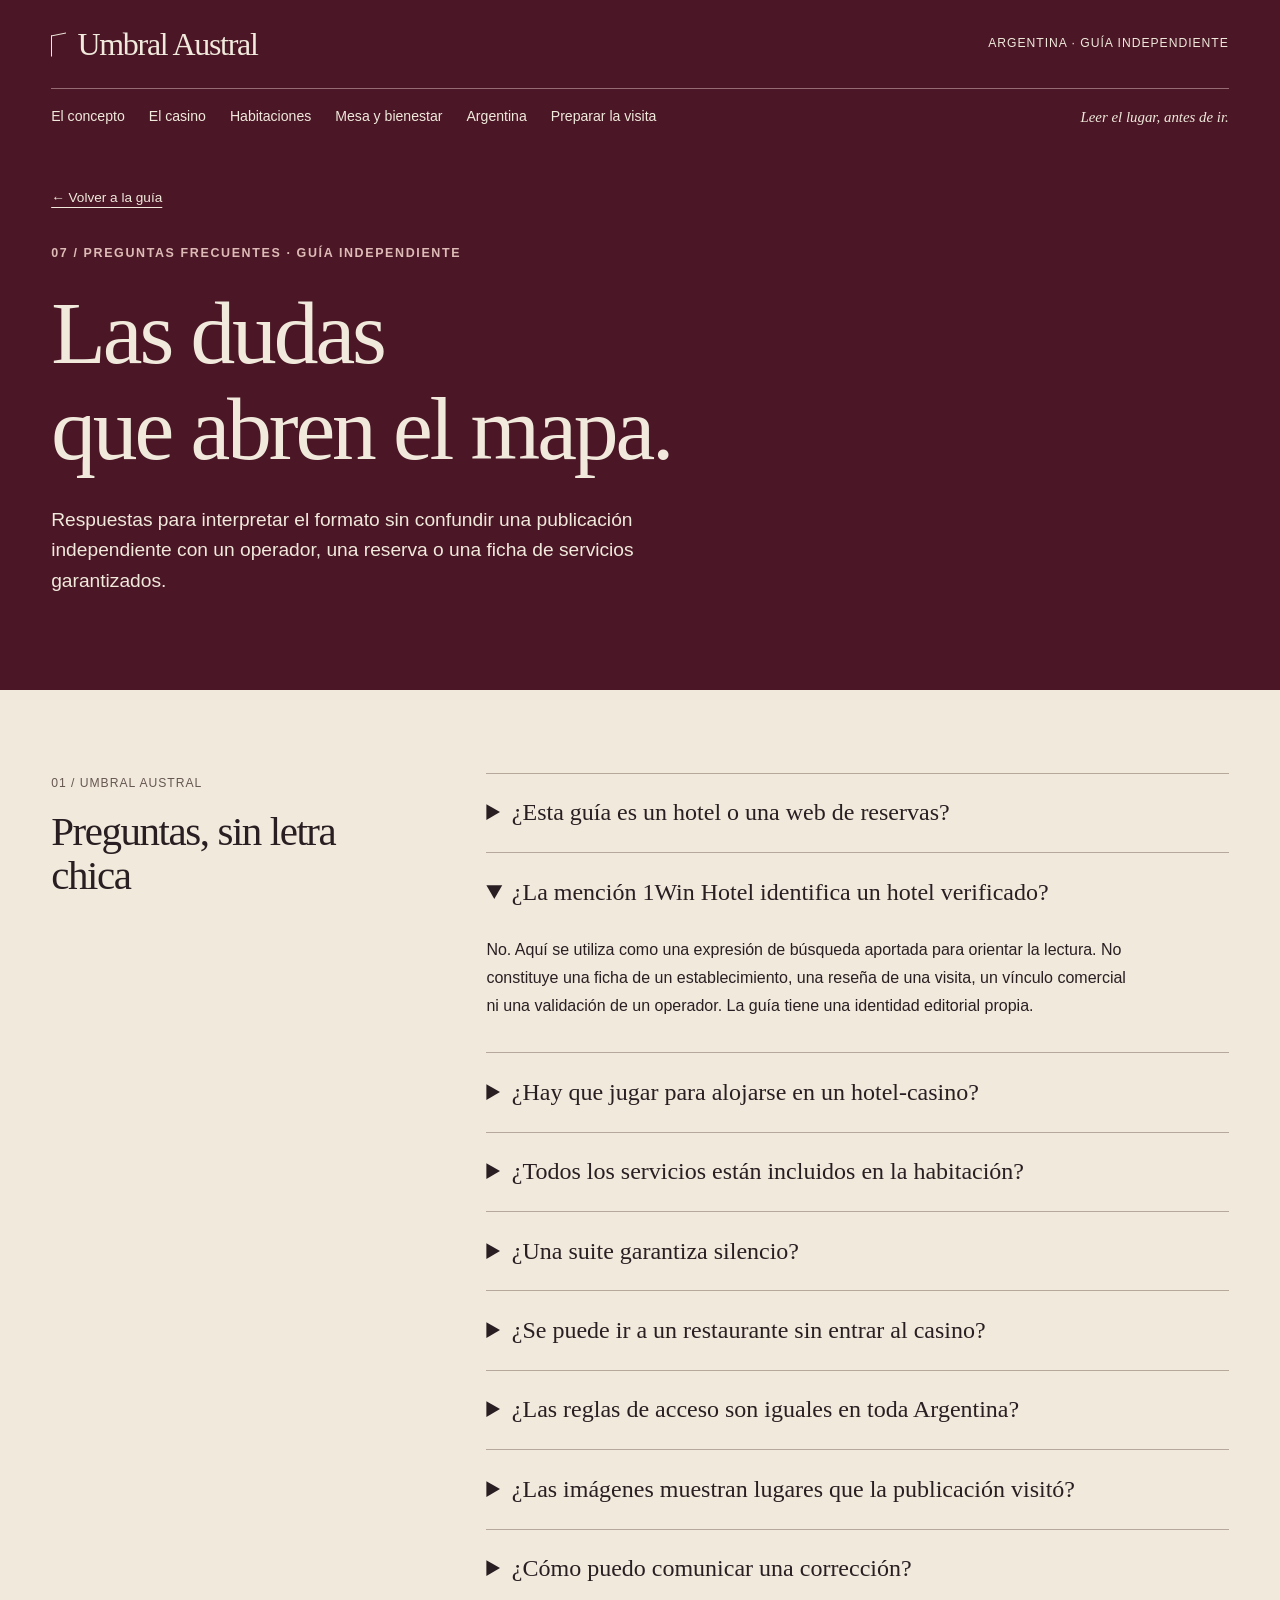
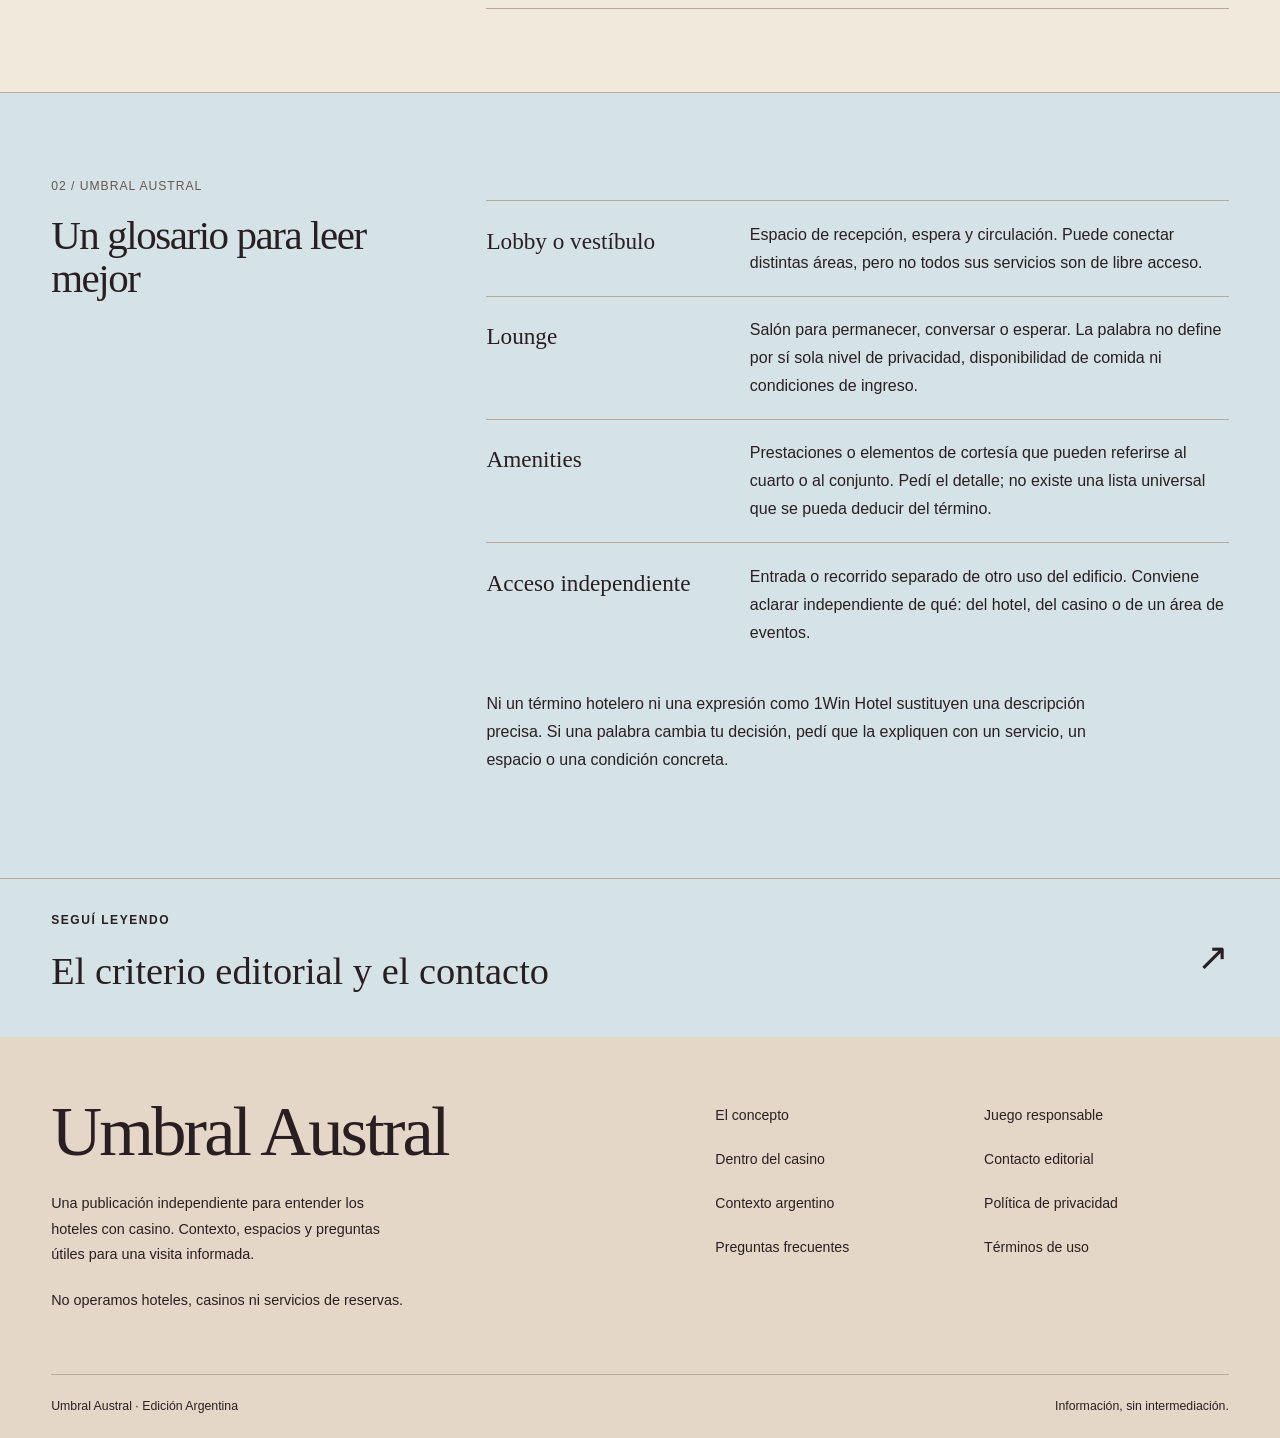
<file: preguntas.html>
<!DOCTYPE html>
<html lang="es-AR"><head><meta charset="utf-8"><meta name="viewport" content="width=device-width, initial-scale=1"><title>Preguntas frecuentes y glosario · Umbral Austral</title><meta name="description" content="Respuestas sobre el formato hotel-casino, los servicios, el acceso y la independencia de la guía; glosario básico de hospitalidad."><meta name="theme-color" content="#4b1726"><link rel="canonical" href="https://umbral-austral.goldreygunit.chatgpt.site/preguntas"><link rel="icon" type="image/svg+xml" href="data:image/svg+xml,%3Csvg xmlns='http://www.w3.org/2000/svg' viewBox='0 0 32 32'%3E%3Crect width='32' height='32' fill='%234b1726'/%3E%3Cpath d='M9 25V7h14v18M9 11h14' stroke='%23f0e9dc' stroke-width='2' fill='none'/%3E%3C/svg%3E"><link rel="stylesheet" href="assets/vendor/bootstrap/bootstrap.min.css"><link rel="stylesheet" href="assets/css/styles.css"><script src="assets/js/main.js" defer></script></head><body><a class="skip-link" href="#contenido">Saltar al contenido</a><header class="site-header"><div class="wrap"><div class="masthead"><a class="brand" href="index.html"><span class="brand-mark" aria-hidden="true"></span>Umbral Austral</a><span class="edition">Argentina · Guía independiente</span></div><div class="nav-row"><span class="nav-label">Guía independiente · Argentina</span><button class="menu-toggle" type="button" aria-controls="site-menu" aria-expanded="false" hidden>Menú</button><nav id="site-menu" class="site-nav" aria-label="Navegación principal"><a href="concepto.html">El concepto</a><a href="casino.html">El casino</a><a href="habitaciones.html">Habitaciones</a><a href="mesa-bienestar.html">Mesa y bienestar</a><a href="argentina.html">Argentina</a><a href="visita.html">Preparar la visita</a></nav><span class="nav-index">Leer el lugar, antes de ir.</span></div></div></header><main id="contenido"><section class="article-cover"><div class="wrap"><a class="back-link" href="index.html">← Volver a la guía</a><p class="eyebrow">07 / Preguntas frecuentes · Guía independiente</p><h1>Las dudas<br>que abren el mapa.</h1><p class="lead">Respuestas para interpretar el formato sin confundir una publicación independiente con un operador, una reserva o una ficha de servicios garantizados.</p></div></section><section class="article-section "><div class="wrap article-grid"><div><span class="section-label">01 / UMBRAL AUSTRAL</span><h2>Preguntas, sin letra chica</h2></div><div><div class="faq-list"><details><summary>¿Esta guía es un hotel o una web de reservas?</summary><p>No. Umbral Austral es una publicación informativa independiente. No ofrece habitaciones, verifica disponibilidad ni intermedia pagos. Las explicaciones describen posibilidades del formato; las condiciones de un establecimiento deben confirmarse con su fuente directa.</p></details><details open><summary>¿La mención 1Win Hotel identifica un hotel verificado?</summary><p>No. Aquí se utiliza como una expresión de búsqueda aportada para orientar la lectura. No constituye una ficha de un establecimiento, una reseña de una visita, un vínculo comercial ni una validación de un operador. La guía tiene una identidad editorial propia.</p></details><details><summary>¿Hay que jugar para alojarse en un hotel-casino?</summary><p>La presencia de una sala de juego no convierte el alojamiento en una obligación de apostar. Las condiciones concretas del hotel y del acceso a sus espacios deben comprobarse por separado. Podés organizar una visita centrada en descanso, gastronomía o actividades del destino.</p></details><details><summary>¿Todos los servicios están incluidos en la habitación?</summary><p>No se debe suponer. Desayuno, spa, gimnasio, pileta, estacionamiento, espectáculos y traslados pueden tener condiciones independientes. Solicitá el detalle de lo que se incluye en la opción de alojamiento específica y distinguí horarios, turnos y servicios adicionales.</p></details><details><summary>¿Una suite garantiza silencio?</summary><p>No. El nombre puede describir tamaño o distribución, pero no certifica aislamiento acústico. La relación con corredores, ascensores, instalaciones y eventos es relevante. Preguntá por la habitación concreta y por la actividad prevista en los espacios cercanos.</p></details><details><summary>¿Se puede ir a un restaurante sin entrar al casino?</summary><p>Depende de su ubicación y de los accesos del conjunto. Algunos restaurantes tienen entrada independiente; otros están dentro de un sector con condiciones propias. Confirmá el recorrido y el acceso antes de elegirlo como punto de encuentro.</p></details><details><summary>¿Las reglas de acceso son iguales en toda Argentina?</summary><p>No corresponde asumir una regla única a partir de esta guía. La regulación del juego corresponde a jurisdicciones provinciales y a CABA. Consultá la autoridad y el establecimiento del lugar específico; no extrapoles un requisito de una provincia a otra.</p></details><details><summary>¿Las imágenes muestran lugares que la publicación visitó?</summary><p>No. Son imágenes generadas con finalidad ilustrativa, identificadas como tales. Ayudan a visualizar tipos de espacios; no prueban la existencia de servicios, una ubicación, una visita ni un estándar de calidad de una propiedad.</p></details><details><summary>¿Cómo puedo comunicar una corrección?</summary><p>La página de contacto explica qué datos serían útiles para una corrección: página, fragmento y fuente comprobable. En esta edición el correo es ficticio y la recepción de mensajes está desactivada; no hay un canal editorial operativo todavía.</p></details></div></div></div></section><section class="article-section blue-band"><div class="wrap article-grid"><div><span class="section-label">02 / UMBRAL AUSTRAL</span><h2>Un glosario para leer mejor</h2></div><div><dl class="fact-rows"><div><dt>Lobby o vestíbulo</dt><dd>Espacio de recepción, espera y circulación. Puede conectar distintas áreas, pero no todos sus servicios son de libre acceso.</dd></div><div><dt>Lounge</dt><dd>Salón para permanecer, conversar o esperar. La palabra no define por sí sola nivel de privacidad, disponibilidad de comida ni condiciones de ingreso.</dd></div><div><dt>Amenities</dt><dd>Prestaciones o elementos de cortesía que pueden referirse al cuarto o al conjunto. Pedí el detalle; no existe una lista universal que se pueda deducir del término.</dd></div><div><dt>Acceso independiente</dt><dd>Entrada o recorrido separado de otro uso del edificio. Conviene aclarar independiente de qué: del hotel, del casino o de un área de eventos.</dd></div></dl><p>Ni un término hotelero ni una expresión como 1Win Hotel sustituyen una descripción precisa. Si una palabra cambia tu decisión, pedí que la expliquen con un servicio, un espacio o una condición concreta.</p></div></div></section><aside class="reading-next"><div class="wrap"><a href="contacto.html"><span><span class="eyebrow">Seguí leyendo</span>El criterio editorial y el contacto</span><span aria-hidden="true">↗</span></a></div></aside></main><footer class="site-footer"><div class="wrap"><div class="footer-top"><div><a class="footer-brand" href="index.html">Umbral Austral</a><p class="footer-description">Una publicación independiente para entender los hoteles con casino. Contexto, espacios y preguntas útiles para una visita informada.</p><p class="small-copy">No operamos hoteles, casinos ni servicios de reservas.</p></div><div class="footer-links"><nav aria-label="Más capítulos"><a href="concepto.html">El concepto</a><a href="casino.html">Dentro del casino</a><a href="argentina.html">Contexto argentino</a><a href="preguntas.html">Preguntas frecuentes</a></nav><nav aria-label="Información editorial"><a href="index.html#juego-responsable">Juego responsable</a><a href="contacto.html">Contacto editorial</a><a href="privacidad.html">Política de privacidad</a><a href="terminos.html">Términos de uso</a></nav></div></div><div class="footer-bottom"><span>Umbral Austral · Edición Argentina</span><span>Información, sin intermediación.</span></div></div></footer></body></html>
</file>
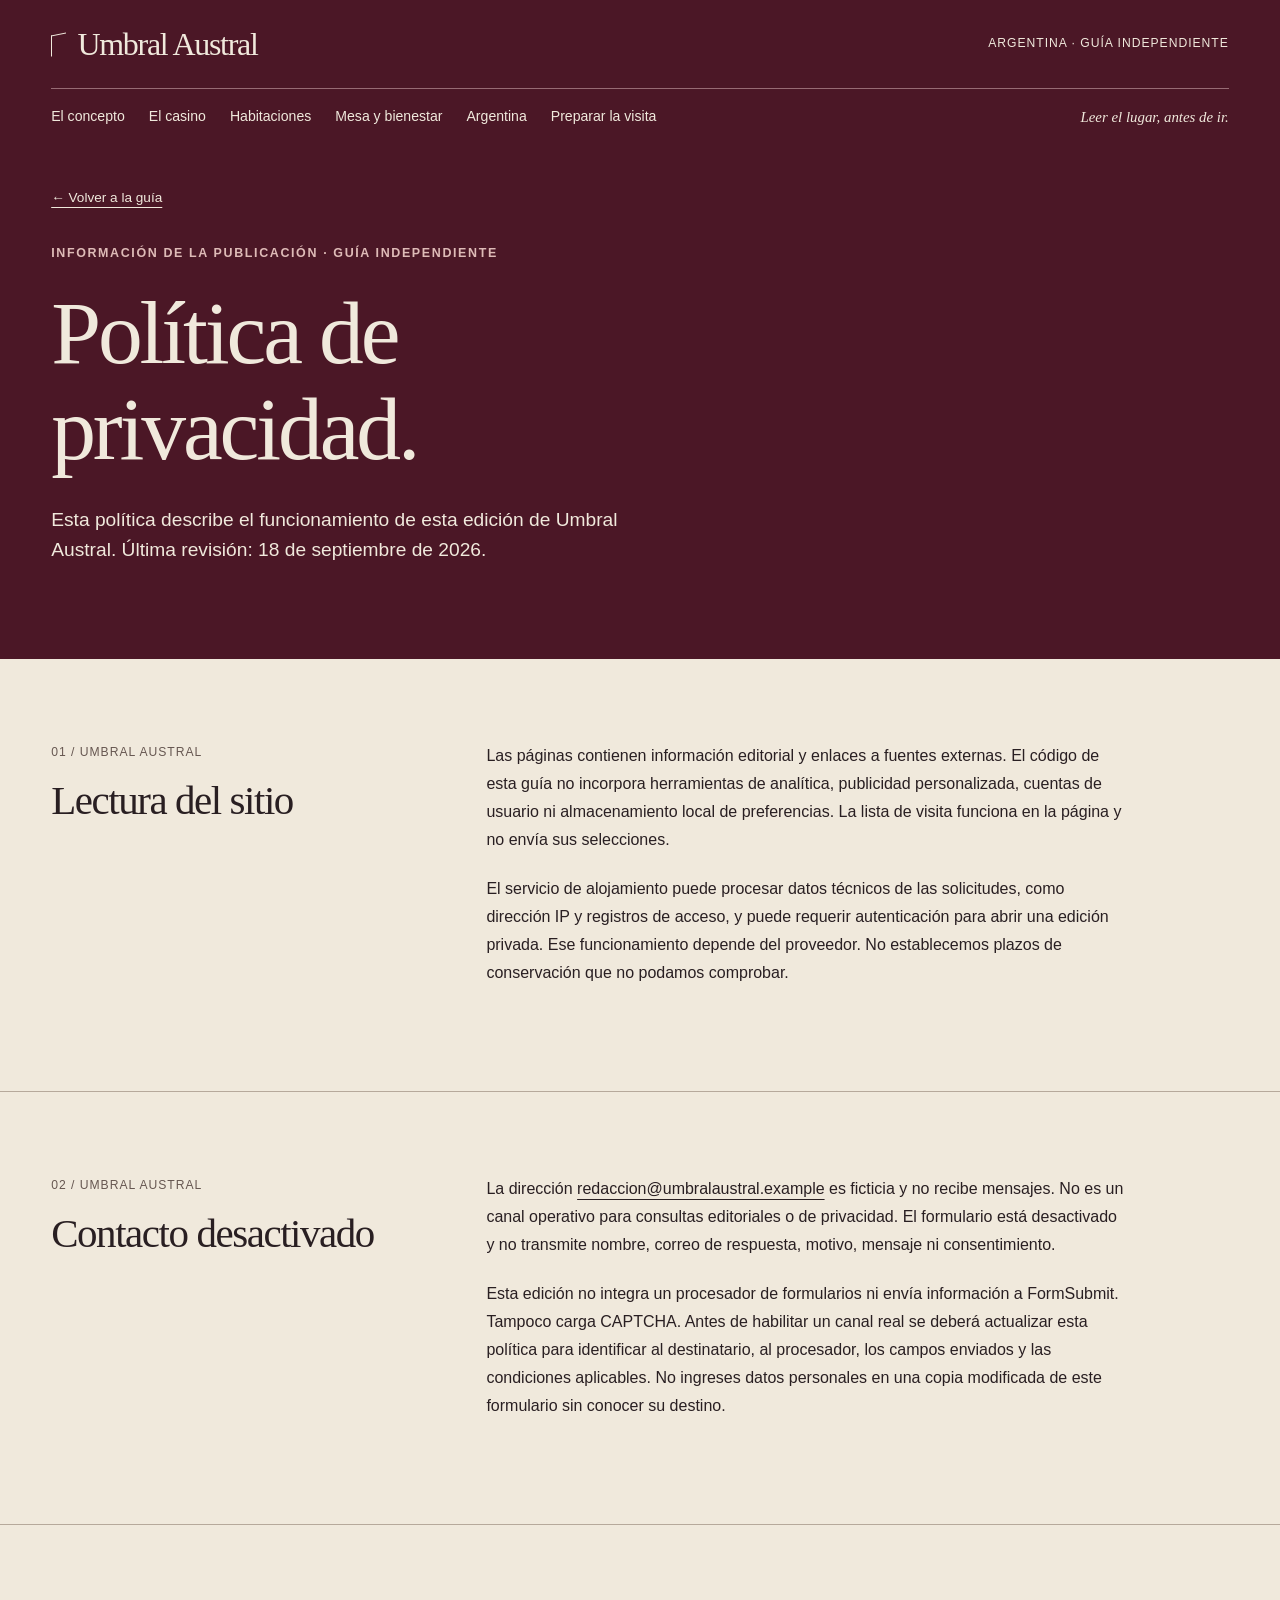
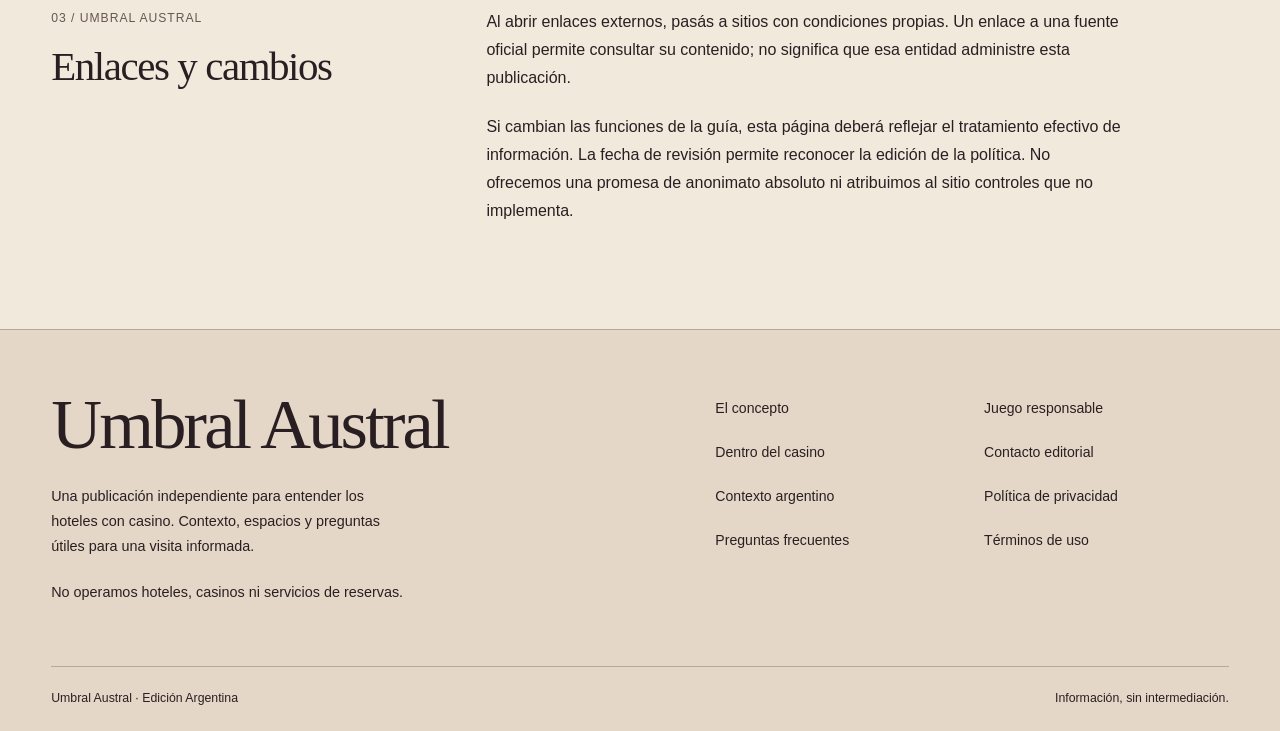
<file: privacidad.html>
<!DOCTYPE html>
<html lang="es-AR"><head><meta charset="utf-8"><meta name="viewport" content="width=device-width, initial-scale=1"><title>Política de privacidad · Umbral Austral</title><meta name="description" content="Información sobre datos técnicos, ausencia de seguimiento propio y formulario editorial desactivado en esta edición."><meta name="theme-color" content="#4b1726"><link rel="canonical" href="https://umbral-austral.goldreygunit.chatgpt.site/privacidad"><link rel="icon" type="image/svg+xml" href="data:image/svg+xml,%3Csvg xmlns='http://www.w3.org/2000/svg' viewBox='0 0 32 32'%3E%3Crect width='32' height='32' fill='%234b1726'/%3E%3Cpath d='M9 25V7h14v18M9 11h14' stroke='%23f0e9dc' stroke-width='2' fill='none'/%3E%3C/svg%3E"><link rel="stylesheet" href="assets/vendor/bootstrap/bootstrap.min.css"><link rel="stylesheet" href="assets/css/styles.css"><script src="assets/js/main.js" defer></script></head><body><a class="skip-link" href="#contenido">Saltar al contenido</a><header class="site-header"><div class="wrap"><div class="masthead"><a class="brand" href="index.html"><span class="brand-mark" aria-hidden="true"></span>Umbral Austral</a><span class="edition">Argentina · Guía independiente</span></div><div class="nav-row"><span class="nav-label">Guía independiente · Argentina</span><button class="menu-toggle" type="button" aria-controls="site-menu" aria-expanded="false" hidden>Menú</button><nav id="site-menu" class="site-nav" aria-label="Navegación principal"><a href="concepto.html">El concepto</a><a href="casino.html">El casino</a><a href="habitaciones.html">Habitaciones</a><a href="mesa-bienestar.html">Mesa y bienestar</a><a href="argentina.html">Argentina</a><a href="visita.html">Preparar la visita</a></nav><span class="nav-index">Leer el lugar, antes de ir.</span></div></div></header><main id="contenido" class="legal"><section class="article-cover"><div class="wrap"><a class="back-link" href="index.html">← Volver a la guía</a><p class="eyebrow">Información de la publicación · Guía independiente</p><h1>Política de<br>privacidad.</h1><p class="lead">Esta política describe el funcionamiento de esta edición de Umbral Austral. Última revisión: 18 de septiembre de 2026.</p></div></section><section class="article-section "><div class="wrap article-grid"><div><span class="section-label">01 / UMBRAL AUSTRAL</span><h2>Lectura del sitio</h2></div><div><p>Las páginas contienen información editorial y enlaces a fuentes externas. El código de esta guía no incorpora herramientas de analítica, publicidad personalizada, cuentas de usuario ni almacenamiento local de preferencias. La lista de visita funciona en la página y no envía sus selecciones.</p><p>El servicio de alojamiento puede procesar datos técnicos de las solicitudes, como dirección IP y registros de acceso, y puede requerir autenticación para abrir una edición privada. Ese funcionamiento depende del proveedor. No establecemos plazos de conservación que no podamos comprobar.</p></div></div></section><section class="article-section "><div class="wrap article-grid"><div><span class="section-label">02 / UMBRAL AUSTRAL</span><h2>Contacto desactivado</h2></div><div><p>La dirección <a class="email" href="mailto:redaccion%40umbralaustral.example">redaccion@umbralaustral.example</a> es ficticia y no recibe mensajes. No es un canal operativo para consultas editoriales o de privacidad. El formulario está desactivado y no transmite nombre, correo de respuesta, motivo, mensaje ni consentimiento.</p><p>Esta edición no integra un procesador de formularios ni envía información a FormSubmit. Tampoco carga CAPTCHA. Antes de habilitar un canal real se deberá actualizar esta política para identificar al destinatario, al procesador, los campos enviados y las condiciones aplicables. No ingreses datos personales en una copia modificada de este formulario sin conocer su destino.</p></div></div></section><section class="article-section "><div class="wrap article-grid"><div><span class="section-label">03 / UMBRAL AUSTRAL</span><h2>Enlaces y cambios</h2></div><div><p>Al abrir enlaces externos, pasás a sitios con condiciones propias. Un enlace a una fuente oficial permite consultar su contenido; no significa que esa entidad administre esta publicación.</p><p>Si cambian las funciones de la guía, esta página deberá reflejar el tratamiento efectivo de información. La fecha de revisión permite reconocer la edición de la política. No ofrecemos una promesa de anonimato absoluto ni atribuimos al sitio controles que no implementa.</p></div></div></section></main><footer class="site-footer"><div class="wrap"><div class="footer-top"><div><a class="footer-brand" href="index.html">Umbral Austral</a><p class="footer-description">Una publicación independiente para entender los hoteles con casino. Contexto, espacios y preguntas útiles para una visita informada.</p><p class="small-copy">No operamos hoteles, casinos ni servicios de reservas.</p></div><div class="footer-links"><nav aria-label="Más capítulos"><a href="concepto.html">El concepto</a><a href="casino.html">Dentro del casino</a><a href="argentina.html">Contexto argentino</a><a href="preguntas.html">Preguntas frecuentes</a></nav><nav aria-label="Información editorial"><a href="index.html#juego-responsable">Juego responsable</a><a href="contacto.html">Contacto editorial</a><a href="privacidad.html">Política de privacidad</a><a href="terminos.html">Términos de uso</a></nav></div></div><div class="footer-bottom"><span>Umbral Austral · Edición Argentina</span><span>Información, sin intermediación.</span></div></div></footer></body></html>
</file>
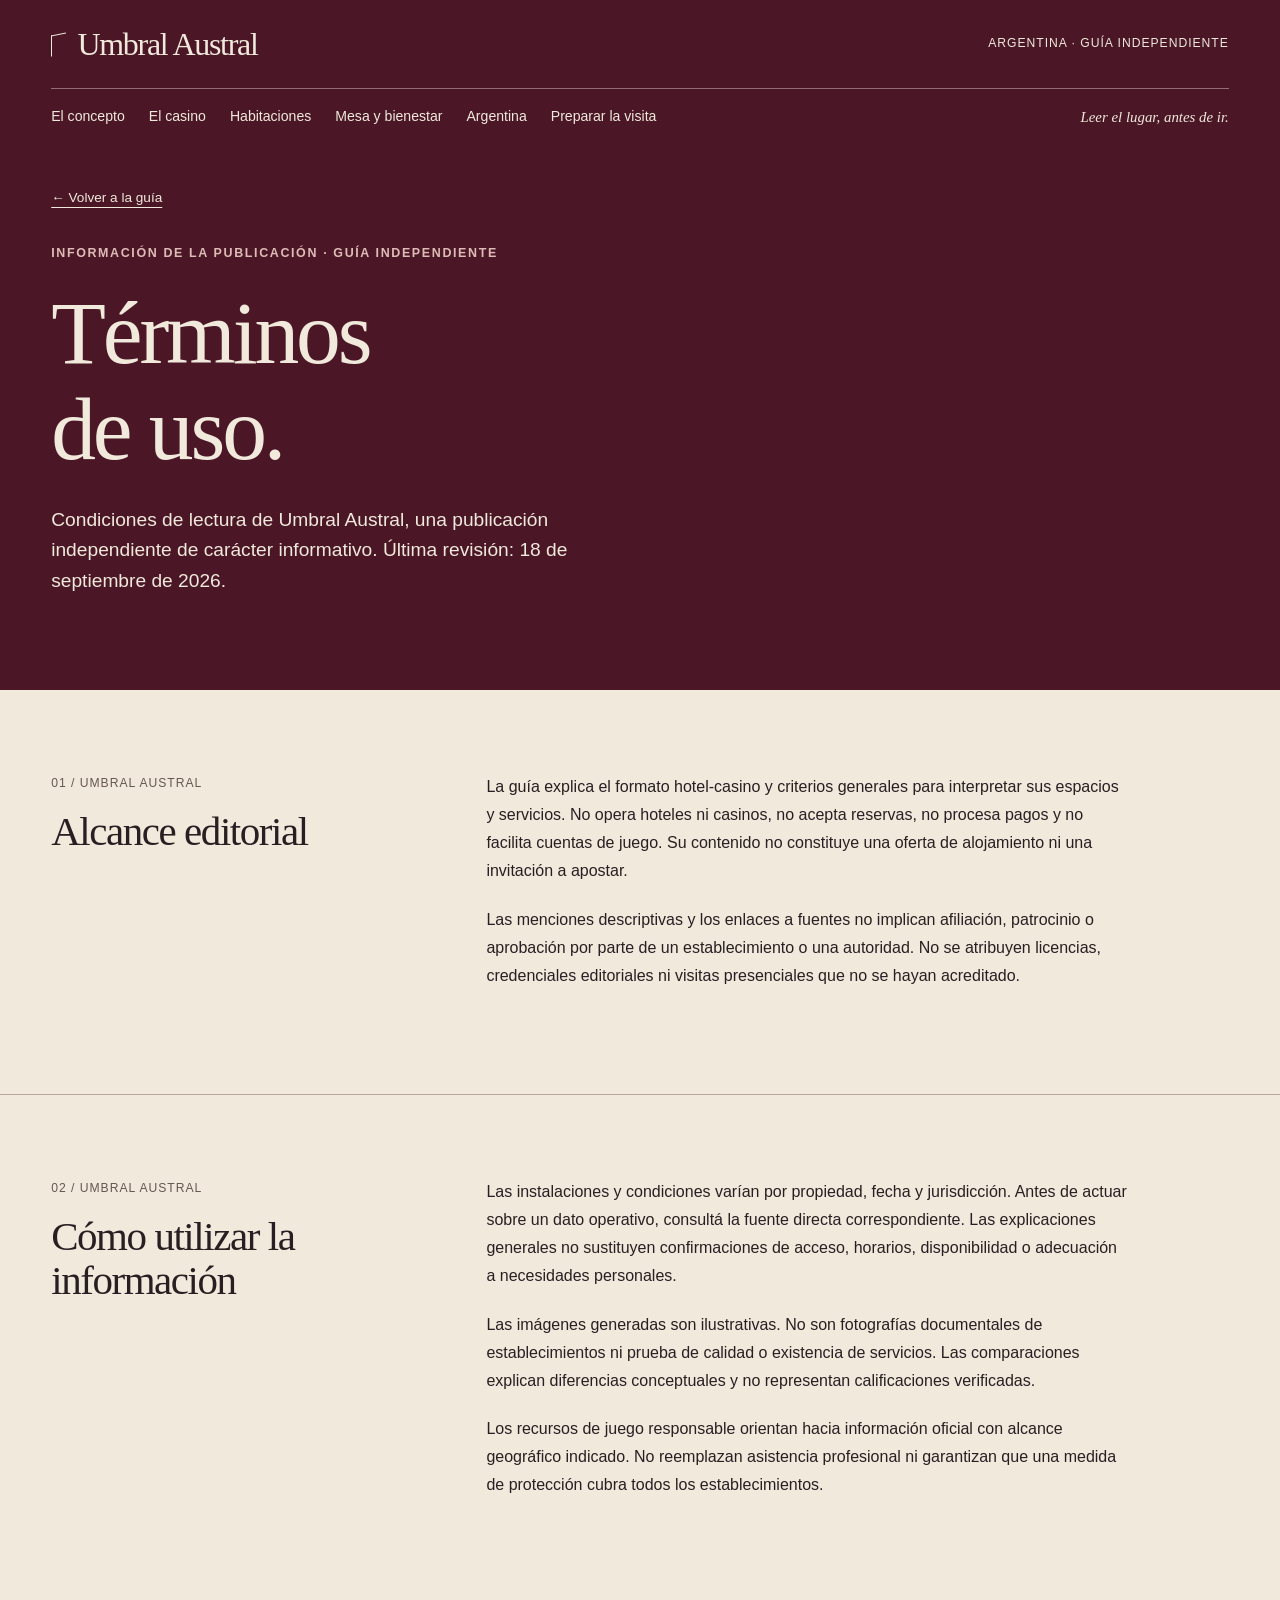
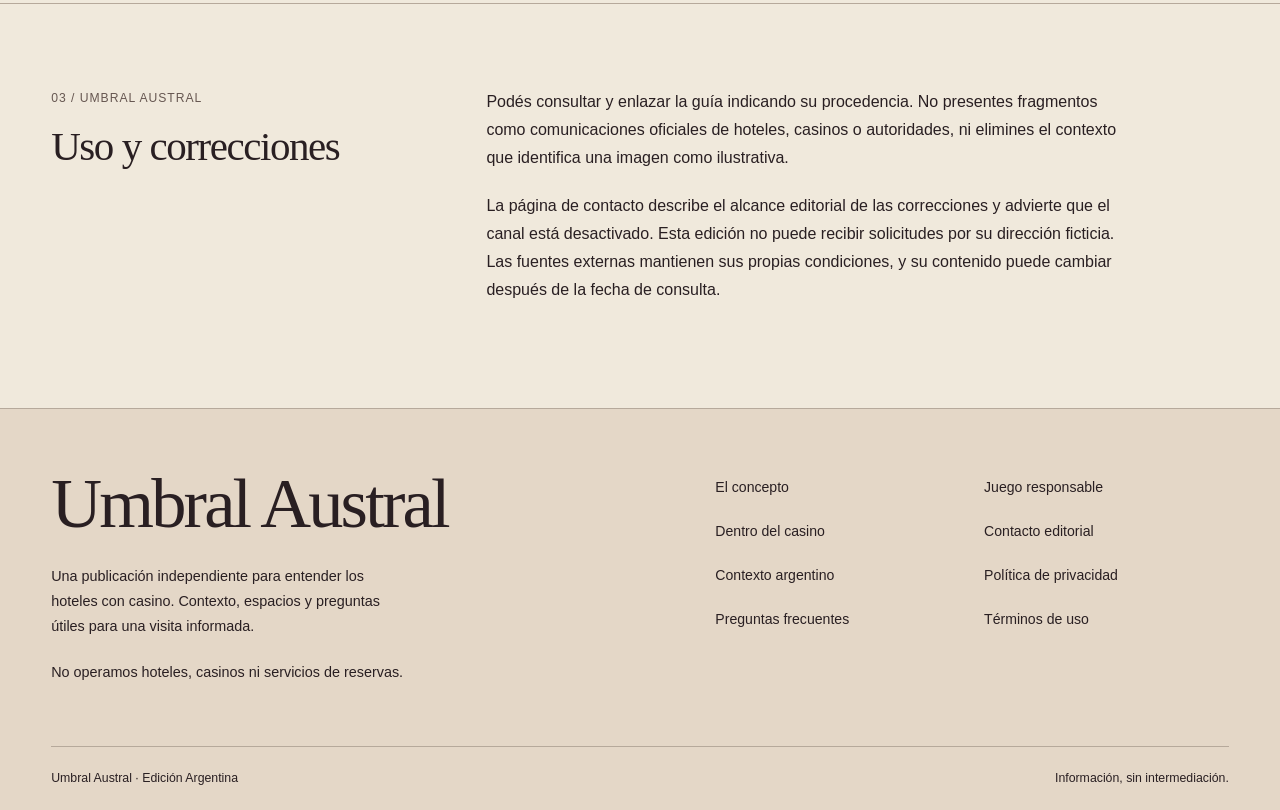
<file: terminos.html>
<!DOCTYPE html>
<html lang="es-AR"><head><meta charset="utf-8"><meta name="viewport" content="width=device-width, initial-scale=1"><title>Términos de uso · Umbral Austral</title><meta name="description" content="Condiciones de lectura de una publicación independiente, límites de las explicaciones y uso de imágenes ilustrativas."><meta name="theme-color" content="#4b1726"><link rel="canonical" href="https://umbral-austral.goldreygunit.chatgpt.site/terminos"><link rel="icon" type="image/svg+xml" href="data:image/svg+xml,%3Csvg xmlns='http://www.w3.org/2000/svg' viewBox='0 0 32 32'%3E%3Crect width='32' height='32' fill='%234b1726'/%3E%3Cpath d='M9 25V7h14v18M9 11h14' stroke='%23f0e9dc' stroke-width='2' fill='none'/%3E%3C/svg%3E"><link rel="stylesheet" href="assets/vendor/bootstrap/bootstrap.min.css"><link rel="stylesheet" href="assets/css/styles.css"><script src="assets/js/main.js" defer></script></head><body><a class="skip-link" href="#contenido">Saltar al contenido</a><header class="site-header"><div class="wrap"><div class="masthead"><a class="brand" href="index.html"><span class="brand-mark" aria-hidden="true"></span>Umbral Austral</a><span class="edition">Argentina · Guía independiente</span></div><div class="nav-row"><span class="nav-label">Guía independiente · Argentina</span><button class="menu-toggle" type="button" aria-controls="site-menu" aria-expanded="false" hidden>Menú</button><nav id="site-menu" class="site-nav" aria-label="Navegación principal"><a href="concepto.html">El concepto</a><a href="casino.html">El casino</a><a href="habitaciones.html">Habitaciones</a><a href="mesa-bienestar.html">Mesa y bienestar</a><a href="argentina.html">Argentina</a><a href="visita.html">Preparar la visita</a></nav><span class="nav-index">Leer el lugar, antes de ir.</span></div></div></header><main id="contenido" class="legal"><section class="article-cover"><div class="wrap"><a class="back-link" href="index.html">← Volver a la guía</a><p class="eyebrow">Información de la publicación · Guía independiente</p><h1>Términos<br>de uso.</h1><p class="lead">Condiciones de lectura de Umbral Austral, una publicación independiente de carácter informativo. Última revisión: 18 de septiembre de 2026.</p></div></section><section class="article-section "><div class="wrap article-grid"><div><span class="section-label">01 / UMBRAL AUSTRAL</span><h2>Alcance editorial</h2></div><div><p>La guía explica el formato hotel-casino y criterios generales para interpretar sus espacios y servicios. No opera hoteles ni casinos, no acepta reservas, no procesa pagos y no facilita cuentas de juego. Su contenido no constituye una oferta de alojamiento ni una invitación a apostar.</p><p>Las menciones descriptivas y los enlaces a fuentes no implican afiliación, patrocinio o aprobación por parte de un establecimiento o una autoridad. No se atribuyen licencias, credenciales editoriales ni visitas presenciales que no se hayan acreditado.</p></div></div></section><section class="article-section "><div class="wrap article-grid"><div><span class="section-label">02 / UMBRAL AUSTRAL</span><h2>Cómo utilizar la información</h2></div><div><p>Las instalaciones y condiciones varían por propiedad, fecha y jurisdicción. Antes de actuar sobre un dato operativo, consultá la fuente directa correspondiente. Las explicaciones generales no sustituyen confirmaciones de acceso, horarios, disponibilidad o adecuación a necesidades personales.</p><p>Las imágenes generadas son ilustrativas. No son fotografías documentales de establecimientos ni prueba de calidad o existencia de servicios. Las comparaciones explican diferencias conceptuales y no representan calificaciones verificadas.</p><p>Los recursos de juego responsable orientan hacia información oficial con alcance geográfico indicado. No reemplazan asistencia profesional ni garantizan que una medida de protección cubra todos los establecimientos.</p></div></div></section><section class="article-section "><div class="wrap article-grid"><div><span class="section-label">03 / UMBRAL AUSTRAL</span><h2>Uso y correcciones</h2></div><div><p>Podés consultar y enlazar la guía indicando su procedencia. No presentes fragmentos como comunicaciones oficiales de hoteles, casinos o autoridades, ni elimines el contexto que identifica una imagen como ilustrativa.</p><p>La página de contacto describe el alcance editorial de las correcciones y advierte que el canal está desactivado. Esta edición no puede recibir solicitudes por su dirección ficticia. Las fuentes externas mantienen sus propias condiciones, y su contenido puede cambiar después de la fecha de consulta.</p></div></div></section></main><footer class="site-footer"><div class="wrap"><div class="footer-top"><div><a class="footer-brand" href="index.html">Umbral Austral</a><p class="footer-description">Una publicación independiente para entender los hoteles con casino. Contexto, espacios y preguntas útiles para una visita informada.</p><p class="small-copy">No operamos hoteles, casinos ni servicios de reservas.</p></div><div class="footer-links"><nav aria-label="Más capítulos"><a href="concepto.html">El concepto</a><a href="casino.html">Dentro del casino</a><a href="argentina.html">Contexto argentino</a><a href="preguntas.html">Preguntas frecuentes</a></nav><nav aria-label="Información editorial"><a href="index.html#juego-responsable">Juego responsable</a><a href="contacto.html">Contacto editorial</a><a href="privacidad.html">Política de privacidad</a><a href="terminos.html">Términos de uso</a></nav></div></div><div class="footer-bottom"><span>Umbral Austral · Edición Argentina</span><span>Información, sin intermediación.</span></div></div></footer></body></html>
</file>
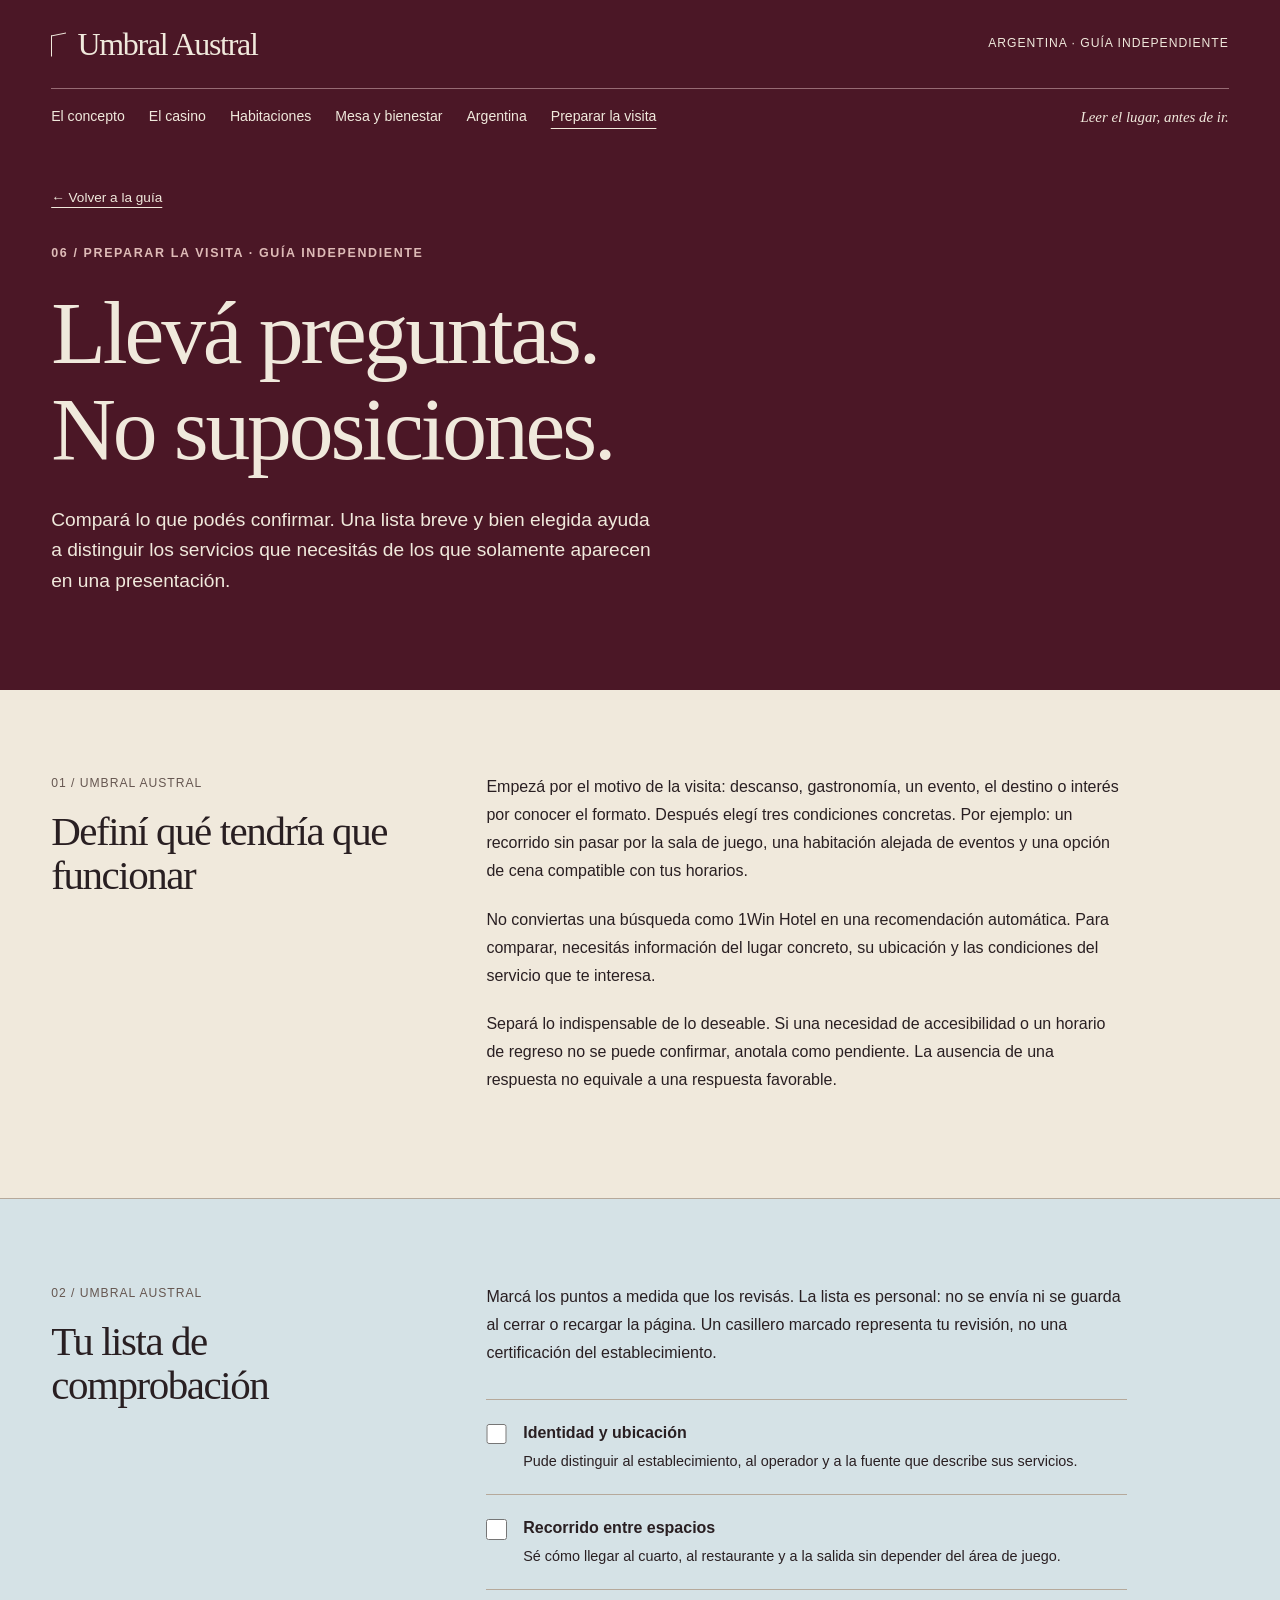
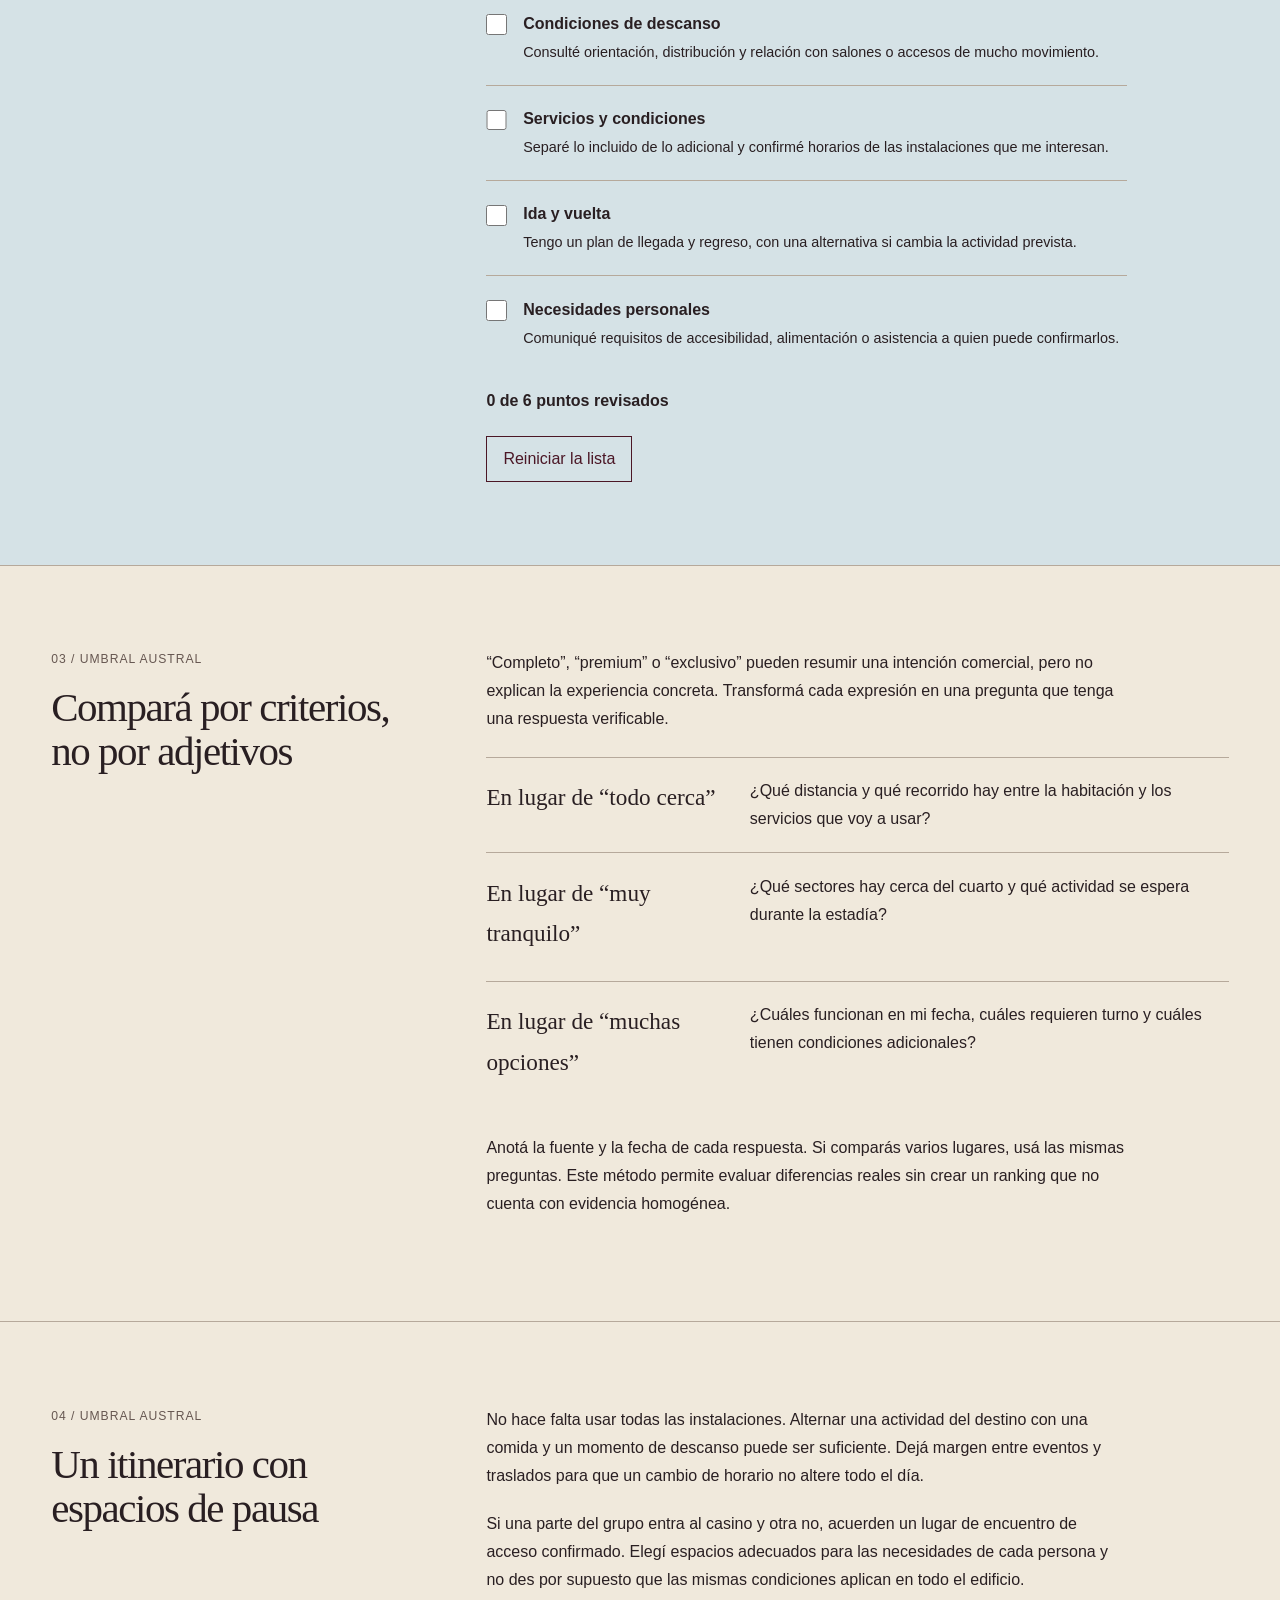
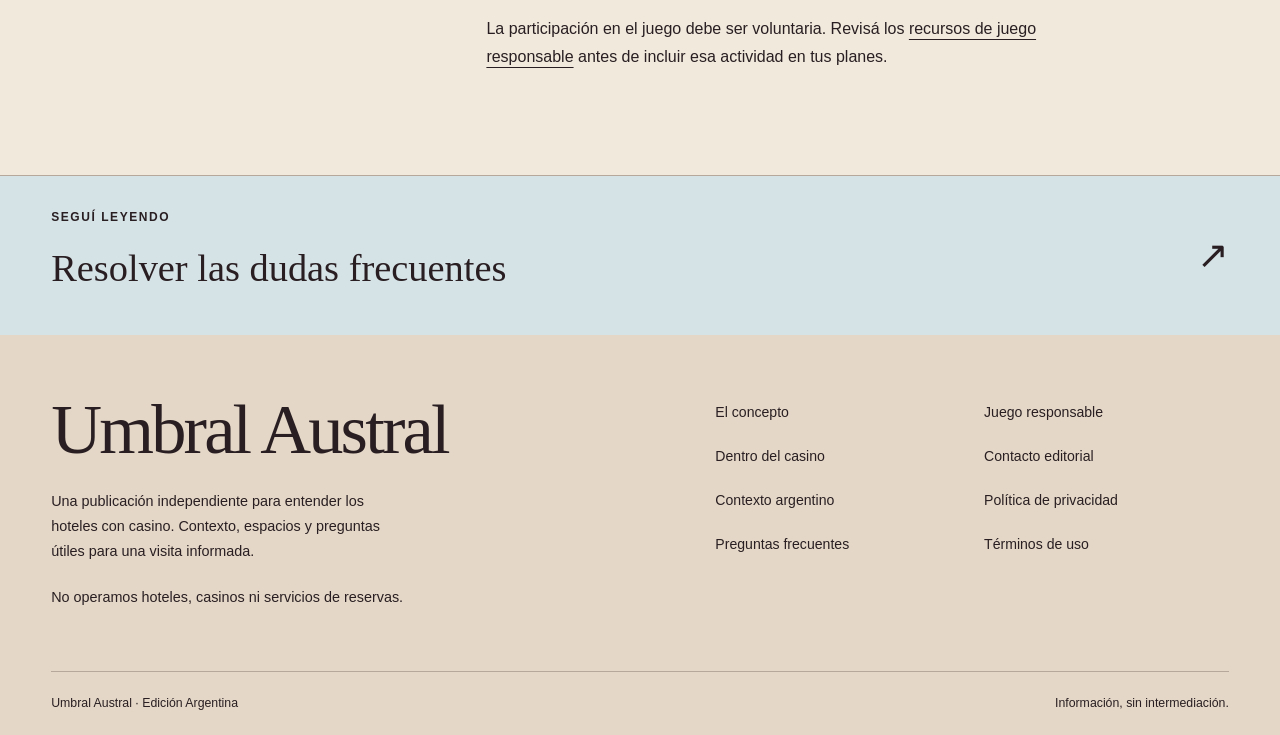
<file: visita.html>
<!DOCTYPE html>
<html lang="es-AR"><head><meta charset="utf-8"><meta name="viewport" content="width=device-width, initial-scale=1"><title>Lista y criterios para preparar una visita · Umbral Austral</title><meta name="description" content="Una lista interactiva y criterios claros para revisar accesos, descanso, servicios, necesidades personales y traslados."><meta name="theme-color" content="#4b1726"><link rel="canonical" href="https://umbral-austral.goldreygunit.chatgpt.site/visita"><link rel="icon" type="image/svg+xml" href="data:image/svg+xml,%3Csvg xmlns='http://www.w3.org/2000/svg' viewBox='0 0 32 32'%3E%3Crect width='32' height='32' fill='%234b1726'/%3E%3Cpath d='M9 25V7h14v18M9 11h14' stroke='%23f0e9dc' stroke-width='2' fill='none'/%3E%3C/svg%3E"><link rel="stylesheet" href="assets/vendor/bootstrap/bootstrap.min.css"><link rel="stylesheet" href="assets/css/styles.css"><script src="assets/js/main.js" defer></script></head><body><a class="skip-link" href="#contenido">Saltar al contenido</a><header class="site-header"><div class="wrap"><div class="masthead"><a class="brand" href="index.html"><span class="brand-mark" aria-hidden="true"></span>Umbral Austral</a><span class="edition">Argentina · Guía independiente</span></div><div class="nav-row"><span class="nav-label">Guía independiente · Argentina</span><button class="menu-toggle" type="button" aria-controls="site-menu" aria-expanded="false" hidden>Menú</button><nav id="site-menu" class="site-nav" aria-label="Navegación principal"><a href="concepto.html">El concepto</a><a href="casino.html">El casino</a><a href="habitaciones.html">Habitaciones</a><a href="mesa-bienestar.html">Mesa y bienestar</a><a href="argentina.html">Argentina</a><a href="visita.html" aria-current="page">Preparar la visita</a></nav><span class="nav-index">Leer el lugar, antes de ir.</span></div></div></header><main id="contenido"><section class="article-cover"><div class="wrap"><a class="back-link" href="index.html">← Volver a la guía</a><p class="eyebrow">06 / Preparar la visita · Guía independiente</p><h1>Llevá preguntas.<br>No suposiciones.</h1><p class="lead">Compará lo que podés confirmar. Una lista breve y bien elegida ayuda a distinguir los servicios que necesitás de los que solamente aparecen en una presentación.</p></div></section><section class="article-section "><div class="wrap article-grid"><div><span class="section-label">01 / UMBRAL AUSTRAL</span><h2>Definí qué tendría que funcionar</h2></div><div><p>Empezá por el motivo de la visita: descanso, gastronomía, un evento, el destino o interés por conocer el formato. Después elegí tres condiciones concretas. Por ejemplo: un recorrido sin pasar por la sala de juego, una habitación alejada de eventos y una opción de cena compatible con tus horarios.</p><p>No conviertas una búsqueda como 1Win Hotel en una recomendación automática. Para comparar, necesitás información del lugar concreto, su ubicación y las condiciones del servicio que te interesa.</p><p>Separá lo indispensable de lo deseable. Si una necesidad de accesibilidad o un horario de regreso no se puede confirmar, anotala como pendiente. La ausencia de una respuesta no equivale a una respuesta favorable.</p></div></div></section><section class="article-section blue-band"><div class="wrap article-grid"><div><span class="section-label">02 / UMBRAL AUSTRAL</span><h2>Tu lista de comprobación</h2></div><div><p>Marcá los puntos a medida que los revisás. La lista es personal: no se envía ni se guarda al cerrar o recargar la página. Un casillero marcado representa tu revisión, no una certificación del establecimiento.</p><ul class="checklist"><li><label for="check-identidad"><input type="checkbox" id="check-identidad"><span><strong>Identidad y ubicación</strong><small>Pude distinguir al establecimiento, al operador y a la fuente que describe sus servicios.</small></span></label></li><li><label for="check-recorrido"><input type="checkbox" id="check-recorrido"><span><strong>Recorrido entre espacios</strong><small>Sé cómo llegar al cuarto, al restaurante y a la salida sin depender del área de juego.</small></span></label></li><li><label for="check-descanso"><input type="checkbox" id="check-descanso"><span><strong>Condiciones de descanso</strong><small>Consulté orientación, distribución y relación con salones o accesos de mucho movimiento.</small></span></label></li><li><label for="check-servicios"><input type="checkbox" id="check-servicios"><span><strong>Servicios y condiciones</strong><small>Separé lo incluido de lo adicional y confirmé horarios de las instalaciones que me interesan.</small></span></label></li><li><label for="check-movilidad"><input type="checkbox" id="check-movilidad"><span><strong>Ida y vuelta</strong><small>Tengo un plan de llegada y regreso, con una alternativa si cambia la actividad prevista.</small></span></label></li><li><label for="check-necesidades"><input type="checkbox" id="check-necesidades"><span><strong>Necesidades personales</strong><small>Comuniqué requisitos de accesibilidad, alimentación o asistencia a quien puede confirmarlos.</small></span></label></li></ul><p id="check-status" class="check-status" aria-live="polite">0 de 6 puntos revisados</p><button type="button" id="reset-checklist" class="reset-button" hidden>Reiniciar la lista</button></div></div></section><section class="article-section "><div class="wrap article-grid"><div><span class="section-label">03 / UMBRAL AUSTRAL</span><h2>Compará por criterios, no por adjetivos</h2></div><div><p>“Completo”, “premium” o “exclusivo” pueden resumir una intención comercial, pero no explican la experiencia concreta. Transformá cada expresión en una pregunta que tenga una respuesta verificable.</p><dl class="fact-rows"><div><dt>En lugar de “todo cerca”</dt><dd>¿Qué distancia y qué recorrido hay entre la habitación y los servicios que voy a usar?</dd></div><div><dt>En lugar de “muy tranquilo”</dt><dd>¿Qué sectores hay cerca del cuarto y qué actividad se espera durante la estadía?</dd></div><div><dt>En lugar de “muchas opciones”</dt><dd>¿Cuáles funcionan en mi fecha, cuáles requieren turno y cuáles tienen condiciones adicionales?</dd></div></dl><p>Anotá la fuente y la fecha de cada respuesta. Si comparás varios lugares, usá las mismas preguntas. Este método permite evaluar diferencias reales sin crear un ranking que no cuenta con evidencia homogénea.</p></div></div></section><section class="article-section "><div class="wrap article-grid"><div><span class="section-label">04 / UMBRAL AUSTRAL</span><h2>Un itinerario con espacios de pausa</h2></div><div><p>No hace falta usar todas las instalaciones. Alternar una actividad del destino con una comida y un momento de descanso puede ser suficiente. Dejá margen entre eventos y traslados para que un cambio de horario no altere todo el día.</p><p>Si una parte del grupo entra al casino y otra no, acuerden un lugar de encuentro de acceso confirmado. Elegí espacios adecuados para las necesidades de cada persona y no des por supuesto que las mismas condiciones aplican en todo el edificio.</p><p>La participación en el juego debe ser voluntaria. Revisá los <a href="index.html#juego-responsable">recursos de juego responsable</a> antes de incluir esa actividad en tus planes.</p></div></div></section><aside class="reading-next"><div class="wrap"><a href="preguntas.html"><span><span class="eyebrow">Seguí leyendo</span>Resolver las dudas frecuentes</span><span aria-hidden="true">↗</span></a></div></aside></main><footer class="site-footer"><div class="wrap"><div class="footer-top"><div><a class="footer-brand" href="index.html">Umbral Austral</a><p class="footer-description">Una publicación independiente para entender los hoteles con casino. Contexto, espacios y preguntas útiles para una visita informada.</p><p class="small-copy">No operamos hoteles, casinos ni servicios de reservas.</p></div><div class="footer-links"><nav aria-label="Más capítulos"><a href="concepto.html">El concepto</a><a href="casino.html">Dentro del casino</a><a href="argentina.html">Contexto argentino</a><a href="preguntas.html">Preguntas frecuentes</a></nav><nav aria-label="Información editorial"><a href="index.html#juego-responsable">Juego responsable</a><a href="contacto.html">Contacto editorial</a><a href="privacidad.html">Política de privacidad</a><a href="terminos.html">Términos de uso</a></nav></div></div><div class="footer-bottom"><span>Umbral Austral · Edición Argentina</span><span>Información, sin intermediación.</span></div></div></footer></body></html>
</file>
<file: assets/css/styles.css>
:root{--wine:#4b1726;--wine-light:#6b2637;--paper:#f0e9dc;--ink:#291f22;--muted:#665751;--blue:#d5e2e6;--line:#b6a99b;--light-line:#976b74;--display:Baskerville,'Palatino Linotype','Book Antiqua',Georgia,serif;--body:'Helvetica Neue',Helvetica,Arial,sans-serif;--space:clamp(3.5rem,6.5vw,6.5rem)}*{box-sizing:border-box}html{scroll-behavior:smooth;scroll-padding-top:1rem}body{margin:0;background:var(--paper);color:var(--ink);font:1rem/1.75 var(--body);-webkit-font-smoothing:antialiased}h1,h2,h3{font-family:var(--display);font-weight:400;line-height:1.07;letter-spacing:-.035em}h1,h2,h3{overflow-wrap:anywhere}h1{font-size:clamp(2.75rem,7.5vw,7rem)}h2{font-size:clamp(2.2rem,4.4vw,4.3rem)}h3{font-size:clamp(1.5rem,2.1vw,2rem)}p{margin-bottom:1.3rem}a{color:inherit;text-underline-offset:5px}a:hover{color:inherit}img{display:block;width:100%;height:auto}figure{margin:0}button,input,textarea,select{font:inherit}button,a,input,textarea,select,summary{touch-action:manipulation}a:focus-visible,button:focus-visible,input:focus-visible,summary:focus-visible,[tabindex]:focus-visible{outline:3px solid currentColor;outline-offset:5px}::selection{background:var(--blue);color:var(--wine)}.skip-link{position:absolute;top:-150px;left:1rem;padding:.8rem 1.2rem;background:var(--paper);color:var(--wine);z-index:10}.skip-link:focus{top:1rem}.wrap{max-width:1360px;width:100%;margin:auto;padding-inline:clamp(1.25rem,4vw,4rem)}.eyebrow{font-size:.78rem;letter-spacing:.13em;text-transform:uppercase;font-weight:600;line-height:1.6}.lead{font-size:clamp(1.15rem,1.5vw,1.4rem);font-weight:400;line-height:1.6}.muted{color:var(--muted)}.small-copy{font-size:.9rem}.prose{max-width:70ch}.source{font-size:.85rem;line-height:1.7;color:var(--muted);margin-top:1.5rem}.source a{font-weight:600}.text-link{display:inline-flex;align-items:center;min-height:44px;gap:1rem;font-size:.95rem}.button-link{display:inline-flex;align-items:center;justify-content:space-between;gap:2.5rem;min-height:50px;padding:.8rem 1.2rem;background:var(--paper);color:var(--wine);border:1px solid var(--paper);text-decoration:none;font-size:.93rem;font-weight:600}.button-link:hover{background:var(--blue);color:var(--wine);border-color:var(--blue)}.button-link span{font-size:1.25rem}.email{overflow-wrap:anywhere}.site-header{background:var(--wine);color:var(--paper)}.masthead{display:flex;align-items:center;justify-content:space-between;flex-wrap:wrap;gap:.5rem;padding-block:1rem;border-bottom:1px solid var(--light-line)}.brand{display:inline-flex;align-items:center;min-height:44px;text-decoration:none;font-family:var(--display);font-size:1.7rem;letter-spacing:-.04em}.brand-mark{border-left:1px solid currentColor;border-top:1px solid currentColor;width:15px;height:21px;display:inline-block;margin-right:.7rem;transform:skewY(-12deg)}.edition{font-size:.76rem;letter-spacing:.08em;text-transform:uppercase;display:none}.nav-row{display:flex;align-items:center;justify-content:space-between;gap:1rem;padding-block:.35rem}.nav-label{font-size:.77rem;white-space:nowrap}.site-nav{display:flex;flex-wrap:wrap;gap:.15rem 1.3rem}.site-nav a{display:flex;align-items:center;min-height:44px;font-size:.88rem;text-decoration:none}.site-nav a[aria-current]{text-decoration:underline;text-underline-offset:7px}.menu-toggle{min-width:64px;min-height:44px;border:1px solid var(--light-line);background:transparent;color:inherit;padding:.4rem .7rem}.menu-toggle[hidden]{display:none}.enhanced-nav .site-nav:not(.is-open){display:none}.enhanced-nav .nav-row{flex-wrap:wrap}.enhanced-nav .site-nav{width:100%}.nav-index{display:none}.article-grid>*,.cover-grid>*,.section-top>*,.footer-top>*,.chapter-link>*,.fact-rows>div>*{min-width:0}.cover{background:var(--wine);color:var(--paper);padding-top:2rem;padding-bottom:2.5rem}.cover-grid{display:grid;gap:2rem}.cover .eyebrow{color:#debbb7}.cover h1{max-width:11ch;margin:1.6rem 0}.cover h1 em{font-weight:400;color:#d4aba5}.cover .intro{max-width:36ch;font-size:1.02rem;line-height:1.7}.cover .button-link{margin-block:.6rem 1.5rem}.cover-note{font-size:.81rem;line-height:1.6;max-width:49ch;color:#ddc5c5}.cover-photo{padding-top:.4rem}.cover-photo img{aspect-ratio:1.1;object-fit:cover}.cover-photo figcaption{border-bottom:1px solid var(--light-line);padding:.8rem 0;font-size:.76rem;color:#ddc5c5;line-height:1.55}.cover-caption{display:flex;justify-content:space-between;gap:1rem;font-size:.78rem;padding-top:1rem}.cover-caption span:last-child{font-style:italic;font-family:var(--display);font-size:1rem}.cover-bottom{border-top:1px solid var(--light-line);margin-top:2.5rem;padding-top:1rem;display:flex;gap:1rem;justify-content:space-between;font-size:.75rem}.cover-bottom a{text-decoration:none}.section{padding-block:var(--space)}.section-top{display:grid;gap:1rem;margin-bottom:2.5rem}.section-top h2{margin:0;max-width:16ch}.section-top p{max-width:45ch}.chapter-list{border-top:1px solid var(--line)}.chapter-link{display:grid;grid-template-columns:2rem 1fr 1.5rem;gap:.75rem;align-items:start;padding:1.5rem 0;border-bottom:1px solid var(--line);text-decoration:none}.chapter-link p{grid-column:2;grid-row:2}.chapter-link .arrow{grid-column:3;grid-row:1}.chapter-link .number{font-size:.8rem;padding-top:.4rem;color:var(--muted)}.chapter-link h3{margin:0 0 .55rem}.chapter-link p{font-size:.92rem;margin:0;max-width:62ch;color:var(--muted)}.chapter-link .arrow{font-size:1.5rem}.chapter-link:hover h3{text-decoration:underline;text-underline-offset:6px}.feature{background:#e4d7c7}.feature .photo{margin-bottom:2.5rem}.photo img{aspect-ratio:1.5;object-fit:cover}.photo figcaption{font-size:.8rem;line-height:1.55;padding-top:.6rem;color:var(--muted)}.feature h2{max-width:12ch}.feature .number{font-family:var(--display);font-size:4rem;line-height:1;color:#795a4d;margin-bottom:1.5rem}.blue-band{background:var(--blue)}.amenity-row{border-top:1px solid #97abb0;padding-top:1.5rem;margin-top:1.5rem}.amenity-row p{max-width:60ch}.note{border-left:2px solid var(--wine-light);padding-left:1.3rem;margin-block:2rem}.note p:last-child{margin-bottom:0}.note .eyebrow{font-size:.76rem}.safety{background:var(--wine);color:var(--paper)}.safety h2{max-width:14ch}.safety p{max-width:66ch}.safety-points{border-top:1px solid var(--light-line);margin-top:2rem;padding-top:2rem}.safety-points h3{font-size:1.65rem}.safety .source{color:#ddc5c5}.closing h2{max-width:20ch}.closing p{max-width:64ch}.article-cover{background:var(--wine);color:var(--paper);padding-block:2rem 3.5rem}.back-link{display:inline-flex;align-items:center;min-height:44px;font-size:.85rem;margin-bottom:1.5rem}.article-cover h1{max-width:15ch;margin-block:1.25rem 1.75rem}.article-cover .lead{max-width:57ch}.article-cover .eyebrow{color:#debbb7}.article-section{padding-block:var(--space);border-bottom:1px solid var(--line)}.article-grid{display:grid;gap:1.5rem}.section-label{font-size:.76rem;letter-spacing:.08em;color:var(--muted);display:block;margin-bottom:1rem}.article-section h2{font-size:clamp(2rem,3.2vw,3rem);max-width:17ch}.article-section h3{margin-top:2rem;margin-bottom:1rem}.article-section h3:first-child{margin-top:0}.article-section .photo{margin-block:2rem}.article-section p,.article-section li{max-width:72ch}.article-section .row p{max-width:none}.fact-rows{margin:1.5rem 0}.fact-rows>div{border-top:1px solid var(--line);padding-block:1.2rem}.fact-rows dt{font-family:var(--display);font-size:1.45rem;font-weight:400;margin-bottom:.5rem}.fact-rows dd{margin:0}.table-wrap{overflow:auto;margin-block:2rem}.table{--bs-table-bg:transparent;--bs-table-color:var(--ink);--bs-table-border-color:var(--line);font-size:.93rem;min-width:570px;margin-bottom:0}.table>:not(caption)>*>*{padding:1rem .8rem}.table th{font-weight:600}.table caption{caption-side:top;color:var(--muted);font-size:.85rem}.reading-next{background:var(--blue);padding-block:2rem}.reading-next a{display:flex;justify-content:space-between;align-items:center;gap:1.5rem;min-height:60px;text-decoration:none;font-family:var(--display);font-size:clamp(1.5rem,3vw,2.5rem)}.reading-next .eyebrow{font-family:var(--body);font-size:.75rem;display:block;margin-bottom:.5rem}.faq-list details{border-top:1px solid var(--line);padding-block:.75rem}.faq-list details:last-child{border-bottom:1px solid var(--line)}summary{cursor:pointer;font-family:var(--display);font-size:1.5rem;min-height:48px;padding-block:.65rem;line-height:1.4}details p{padding-top:1rem}.checklist{padding:0;list-style:none;margin-top:2rem}.checklist li{border-top:1px solid var(--line)}.checklist label{display:flex;gap:1rem;align-items:flex-start;padding-block:1.2rem;min-height:44px;cursor:pointer}.checklist input{width:1.3rem;height:1.3rem;flex-shrink:0;margin-top:.3rem;accent-color:var(--wine)}.checklist strong{display:block}.checklist small{font-size:.9rem}.check-status{font-weight:600}.reset-button{border:1px solid var(--wine);color:var(--wine);background:transparent;padding:.5rem 1rem;min-height:44px}.form-label{font-weight:600;font-size:.9rem}.form-control,.form-select{border-radius:0;min-height:48px;border-color:var(--line);font-size:1rem}.form-control:disabled,.form-select:disabled{background:#e4ddcf;color:#514540;opacity:1}.form-check{padding-block:1rem;min-height:44px}.form-check-label{font-size:.9rem}.contact-state{border:1px solid var(--wine);padding:1.3rem;background:#e4d7c7;margin-bottom:2rem}.contact-state p:last-child{margin-bottom:0}.submit-button{background:var(--wine);color:var(--paper);border:0;min-height:50px;padding:.7rem 1.4rem}.submit-button:disabled{opacity:.65}.legal .article-section h2{max-width:none}.honeypot{display:none}.site-footer{padding-top:3.5rem;background:#e4d7c7}.footer-top{display:grid;gap:2rem;padding-bottom:2.5rem}.footer-brand{font-family:var(--display);font-size:clamp(2.4rem,5.5vw,5rem);line-height:1.1;letter-spacing:-.04em;text-decoration:none}.footer-description{max-width:45ch;font-size:.9rem;margin-top:1.3rem}.footer-links{display:grid;grid-template-columns:minmax(0,1fr) minmax(0,1fr);gap:1.5rem}.footer-links a{overflow-wrap:anywhere;display:flex;align-items:center;min-height:44px;text-decoration:none;font-size:.88rem}.footer-links a:hover{text-decoration:underline}.footer-bottom{border-top:1px solid var(--line);padding-block:1.3rem;display:flex;justify-content:space-between;gap:1rem;flex-wrap:wrap;font-size:.77rem}@media(min-width:768px){.edition{display:block}.brand{font-size:2rem}.section-top{grid-template-columns:1.1fr 1fr;gap:3rem;align-items:end}.chapter-link{grid-template-columns:3rem 1fr 2rem;gap:1rem;padding-block:1.8rem}.chapter-link h3{font-size:2rem}.footer-top{grid-template-columns:1.2fr 1fr;gap:3rem}.fact-rows>div{display:grid;grid-template-columns:1fr 2fr;gap:1.5rem}.article-grid{grid-template-columns:.85fr 1.7fr;gap:3rem}.cover{padding-top:3rem}.cover-grid{grid-template-columns:1fr 1fr;gap:2.5rem;align-items:center}.cover h1{font-size:clamp(3.6rem,7.4vw,7rem)}.cover-photo img{aspect-ratio:.78}.cover-photo{padding-top:0}.cover .intro{font-size:1.05rem}.cover-note{font-size:.8rem}.feature .photo{margin:0}.article-cover{padding-block:2rem 4.5rem}.article-cover h1{font-size:clamp(3.6rem,7vw,6rem)}}@media(min-width:1024px){.enhanced-nav .site-nav:not(.is-open),.site-nav{display:flex;width:auto;gap:1.5rem}.enhanced-nav .site-nav{width:auto}.enhanced-nav .menu-toggle{display:none}.nav-index{display:block;font-family:var(--display);font-style:italic;font-size:.93rem}.nav-label{display:none}.cover-grid{grid-template-columns:1fr 1fr;gap:4rem}.cover-photo img{aspect-ratio:.93}.cover-photo{padding-top:1.5rem}.cover{padding-bottom:2rem}.cover h1{margin-top:1.5rem}.cover .intro{font-size:1.08rem}.chapter-link{grid-template-columns:3rem .8fr 1fr 2rem;align-items:center}.chapter-link h3{margin:0}.chapter-link p{grid-column:3;grid-row:1}.chapter-link .arrow{grid-column:4}.cover-bottom{margin-top:3rem}.article-grid{gap:4rem}}@media(prefers-reduced-motion:reduce){html{scroll-behavior:auto}*,*::before,*::after{transition:none;animation:none}}
</file>
